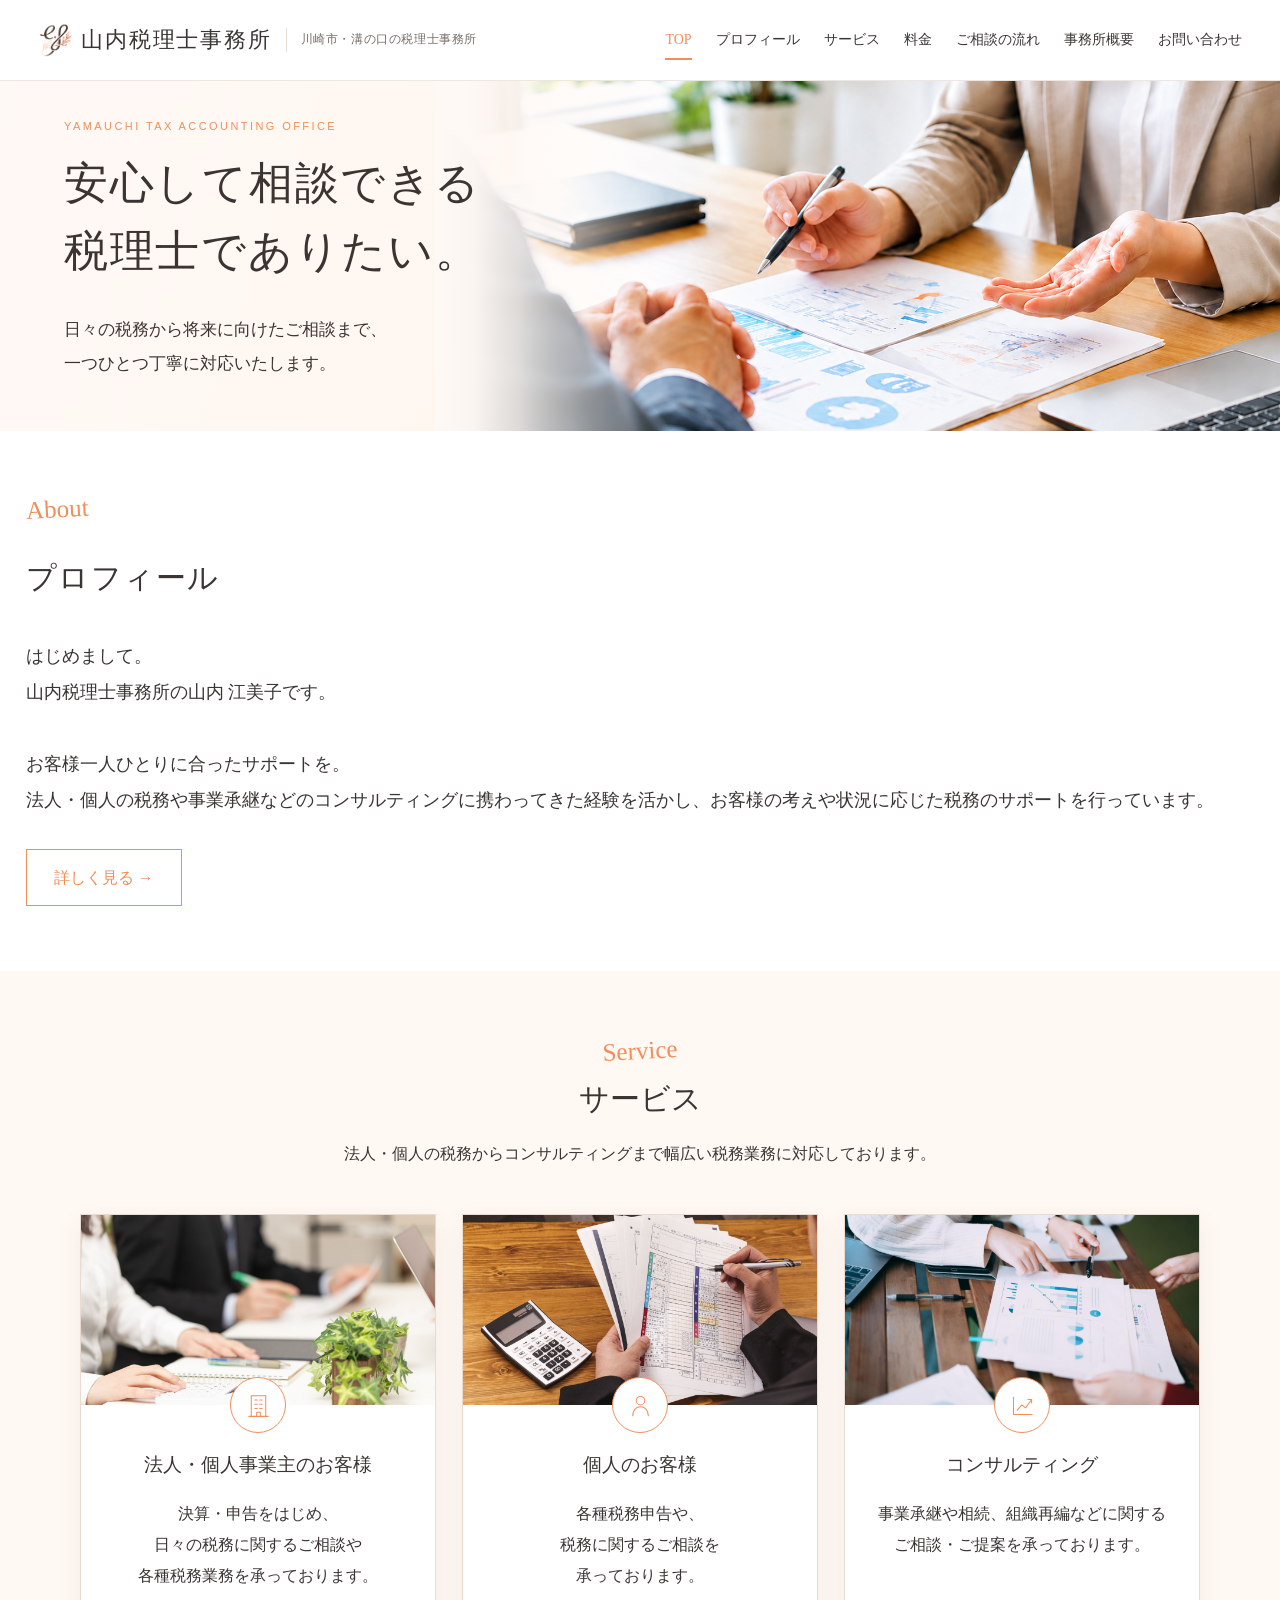
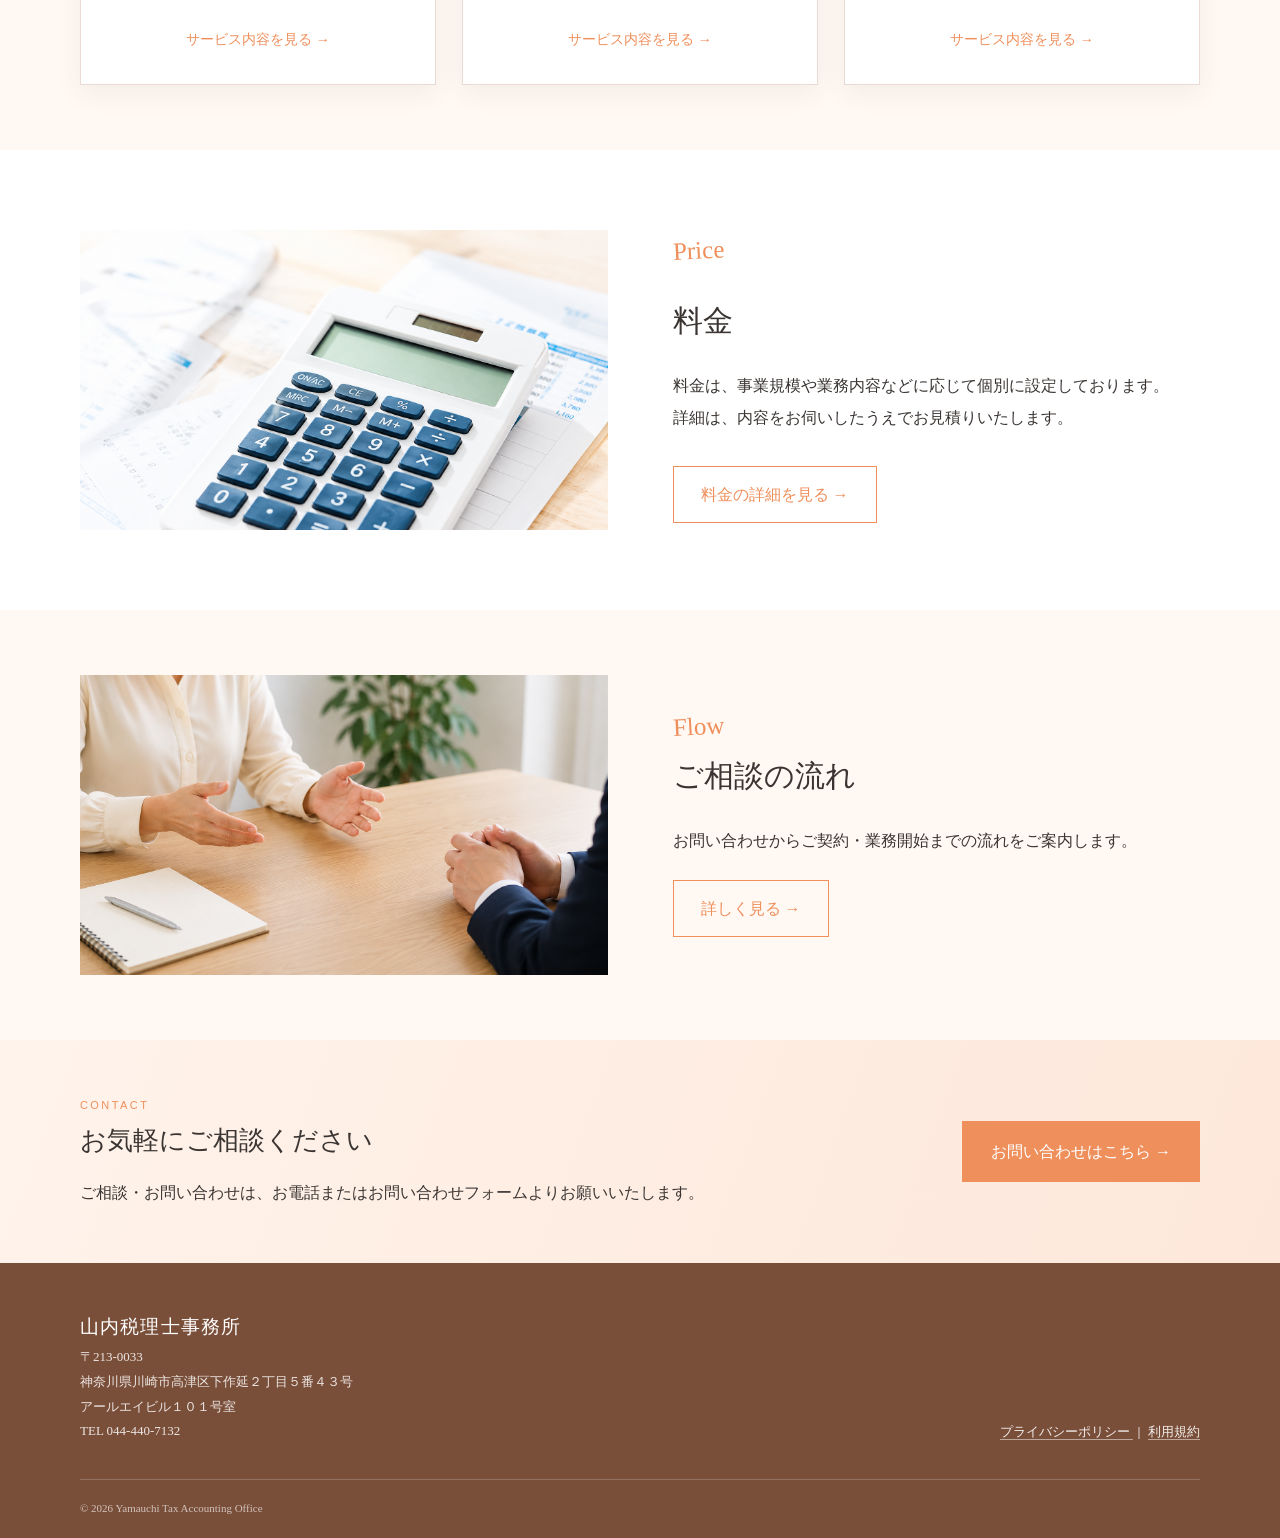
<file: index.html>
<!DOCTYPE html>
<html lang="ja">

<head>
<!-- Google tag (gtag.js) -->
<script async src="https://www.googletagmanager.com/gtag/js?id=G-VN6SNPW13R"></script>
<script>
  window.dataLayer = window.dataLayer || [];
  function gtag(){dataLayer.push(arguments);}
  gtag('js', new Date());

  gtag('config', 'G-VN6SNPW13R');
</script>

  <meta charset="UTF-8">
  <meta name="viewport" content="width=device-width, initial-scale=1.0">

  <meta name="description"
  content="川崎市高津区・溝の口の山内税理士事務所。法人・個人の税務から将来に向けたご相談まで、一つひとつ丁寧に対応いたします。">

  <title>山内税理士事務所｜川崎市・溝の口の税理士</title>
  <link rel="canonical" href="https://tax-yamauchi.com/">

<link rel="icon" type="image/png" href="images/favicon.png">
 
<link rel="stylesheet" href="style.css?v=3">
</head>


<body>

  <!-- ヘッダー -->
  <header class="header">

    <div class="header-inner">

    <div class="office-brand">
  <a class="office-name" href="index.html">
    <img src="images/logo.png" alt="">
    <span>山内税理士事務所</span>
  </a>

  <span class="office-area">
    川崎市・溝の口の税理士事務所
  </span>
</div>

      <nav class="nav">

  <a class="current" href="index.html">TOP</a>

  <a href="about.html">プロフィール</a>

  <a href="service.html">サービス</a>

  <a href="price.html">料金</a>

  <a href="flow.html">ご相談の流れ</a>

  <a href="office.html">事務所概要</a>

  <a class="nav-contact" href="contact.html">
    お問い合わせ
  </a>

</nav>

    </div>

  </header>


  <main>


    <!-- =====================================
         TOP
    ====================================== -->

    <section class="v4-hero">

      <div class="v4-hero-message">

        <p class="hero-label">
          YAMAUCHI TAX ACCOUNTING OFFICE
        </p>

        <h1>
          安心して相談できる<br>
          税理士でありたい。
        </h1>

        <p class="v4-hero-text">
          日々の税務から将来に向けたご相談まで、<br>
          一つひとつ丁寧に対応いたします。
        </p>

        
      </div>


      <div class="v4-hero-photo">

        <img
          src="images/top-image.png"
          alt="税務について相談しているイメージ">

      </div>

    </section>



    <!-- =====================================
         山内税理士事務所について
    ====================================== -->

    <!-- =====================================
     山内税理士事務所について
====================================== -->

<section class="section v5-about">

  <div class="container v5-about-single">

    <div class="v5-about-content">

      <p class="v4-script-label">
        About
      </p>

      <h2>
        プロフィール
      </h2>

      <p class="home-about-introduction">
  はじめまして。<br>
  山内税理士事務所の山内 江美子です。<br><br>
  お客様一人ひとりに合ったサポートを。<br>
  法人・個人の税務や事業承継などのコンサルティングに携わってきた経験を活かし、お客様の考えや状況に応じた税務のサポートを行っています。
</p>

      <a class="outline-button" href="about.html">
        詳しく見る →
      </a>

    </div>

  </div>

</section>


    <!-- =====================================
         サービス
    ====================================== -->

    <section class="section v4-service">

      <div class="container">


        <div class="v4-section-heading">

          <p class="v4-script-label">
            Service
          </p>

          <h2>
            サービス
          </h2>

          <p>
            法人・個人の税務からコンサルティングまで幅広い税務業務に対応しております。
          </p>

        </div>



        <div class="v4-service-grid">


          <!-- 法人・個人事業主 -->
          <article class="v4-service-card">

            <div class="v4-service-photo">

              <img
                src="images/service-corporate.jpg"
                alt="法人・個人事業主のお客様向けサービスのイメージ">

            </div>

            <div class="v4-service-card-body">

             <div class="v4-service-icon v5-line-icon" aria-hidden="true">
  <svg viewBox="0 0 48 48">
    <path d="M12 42V8h24v34M8 42h32M18 15h4M26 15h4M18 22h4M26 22h4M18 29h4M26 29h4M21 42v-7h6v7"/>
  </svg>
</div>

             <h3 style="white-space: nowrap;">
  法人・個人事業主のお客様
</h3>

              <p>
                決算・申告をはじめ、<br>
                日々の税務に関するご相談や<br>
                各種税務業務を承っております。
              </p>

              <a href="service.html#business">
                サービス内容を見る →
              </a>

            </div>

          </article>



          <!-- 個人 -->
          <article class="v4-service-card">

            <div class="v4-service-photo">

              <img
                src="images/service-personal.jpg"
                alt="個人のお客様向けサービスのイメージ">

            </div>

            <div class="v4-service-card-body">

             <div class="v4-service-icon v5-line-icon" aria-hidden="true">
  <svg viewBox="0 0 48 48">
    <circle cx="24" cy="16" r="7"/>
    <path d="M11 41c1-10 6-15 13-15s12 5 13 15"/>
  </svg>
</div>

              <h3>
                個人のお客様
              </h3>

              <p>
                各種税務申告や、<br>
                税務に関するご相談を<br>
                承っております。
              </p>

              <a href="service.html#individual">
                サービス内容を見る →
              </a>

            </div>

          </article>



          <!-- コンサル・スポット -->
          <article class="v4-service-card">

            <div class="v4-service-photo">

              <img
                src="images/service-consulting.jpg"
                alt="コンサルティング業務のイメージ">

            </div>

            <div class="v4-service-card-body">

             <div class="v4-service-icon v5-line-icon" aria-hidden="true">
  <svg viewBox="0 0 48 48">
    <path d="M9 39V10M9 39h31M15 32l8-9 6 5 10-14"/>
    <path d="M33 14h6v6"/>
  </svg>
</div>

              <h3>
                コンサルティング
              </h3>

              <p>
                事業承継や相続、組織再編などに関する
                ご相談・ご提案を承っております。
              </p>

              <a href="service.html#consulting">
                サービス内容を見る →
              </a>

            </div>

          </article>


        </div>

      </div>

    </section>



    <!-- =====================================
         料金
    ====================================== -->

    <section class="v4-price">

      <div class="container v4-price-grid">


        <!-- 写真 -->
        <div class="v4-price-photo">

          <img
            src="images/price-top.png"
            alt="料金や見積りのイメージ">

        </div>


        <!-- 説明 -->
        <div class="v4-price-content">

          <p class="v4-script-label">
            Price
          </p>

          <h2>
            料金
          </h2>

          <p>
            料金は、事業規模や業務内容などに応じて個別に設定しております。<br>
            詳細は、内容をお伺いしたうえでお見積りいたします。
          </p>

          <a class="outline-button" href="price.html">
            料金の詳細を見る →
          </a>

        </div>


      </div>

    </section>



    <!-- =====================================
         ご相談の流れ
    ====================================== -->

    <section class="section v4-flow-teaser">

      <div class="container v4-flow-teaser-grid">


        <!-- TOPでは代表写真を1枚 -->
        <div class="v4-flow-teaser-photo">

          <img
            src="images/flow-02.png"
            alt="ご相談の流れのイメージ">

        </div>


        <div class="v4-flow-teaser-content">

          <p class="v4-script-label">
            Flow
          </p>

          <h2>
            ご相談の流れ
          </h2>

          <p>
            お問い合わせからご契約・業務開始までの流れをご案内します。
          </p>

          <a class="outline-button" href="flow.html">
            詳しく見る →
          </a>

        </div>


      </div>

    </section>



    <!-- =====================================
         お問い合わせ
    ====================================== -->

    <section class="home-contact">

      <div class="container home-contact-inner">

        <div>

          <p class="section-label">
            CONTACT
          </p>

          <h2>
            お気軽にご相談ください
          </h2>

          <p>
            ご相談・お問い合わせは、お電話またはお問い合わせフォームよりお願いいたします。
          </p>

        </div>


        <a class="button" href="contact.html">
          お問い合わせはこちら →
        </a>

      </div>

    </section>


  </main>



  <!-- =====================================
       フッター
  ====================================== -->

  <footer class="footer">

    <div class="container footer-main">

      <div class="footer-office">

        <p class="footer-office-name">
          山内税理士事務所
        </p>

       <p class="footer-address">
  〒213-0033<br>
  神奈川県川崎市高津区下作延２丁目５番４３号<br>
  アールエイビル１０１号室<br>
  TEL <a href="tel:0444407132">044-440-7132</a>
</p>

      </div>


      <div class="footer-policy">

  <a href="privacy.html">
    プライバシーポリシー
  </a>

  <span>｜</span>

  <a href="terms.html">
    利用規約
  </a>

</div>

    </div>


    <div class="container footer-bottom">

      <p>
        © 2026 Yamauchi Tax Accounting Office
      </p>

    </div>

  </footer>


</body>

</html>
</file>
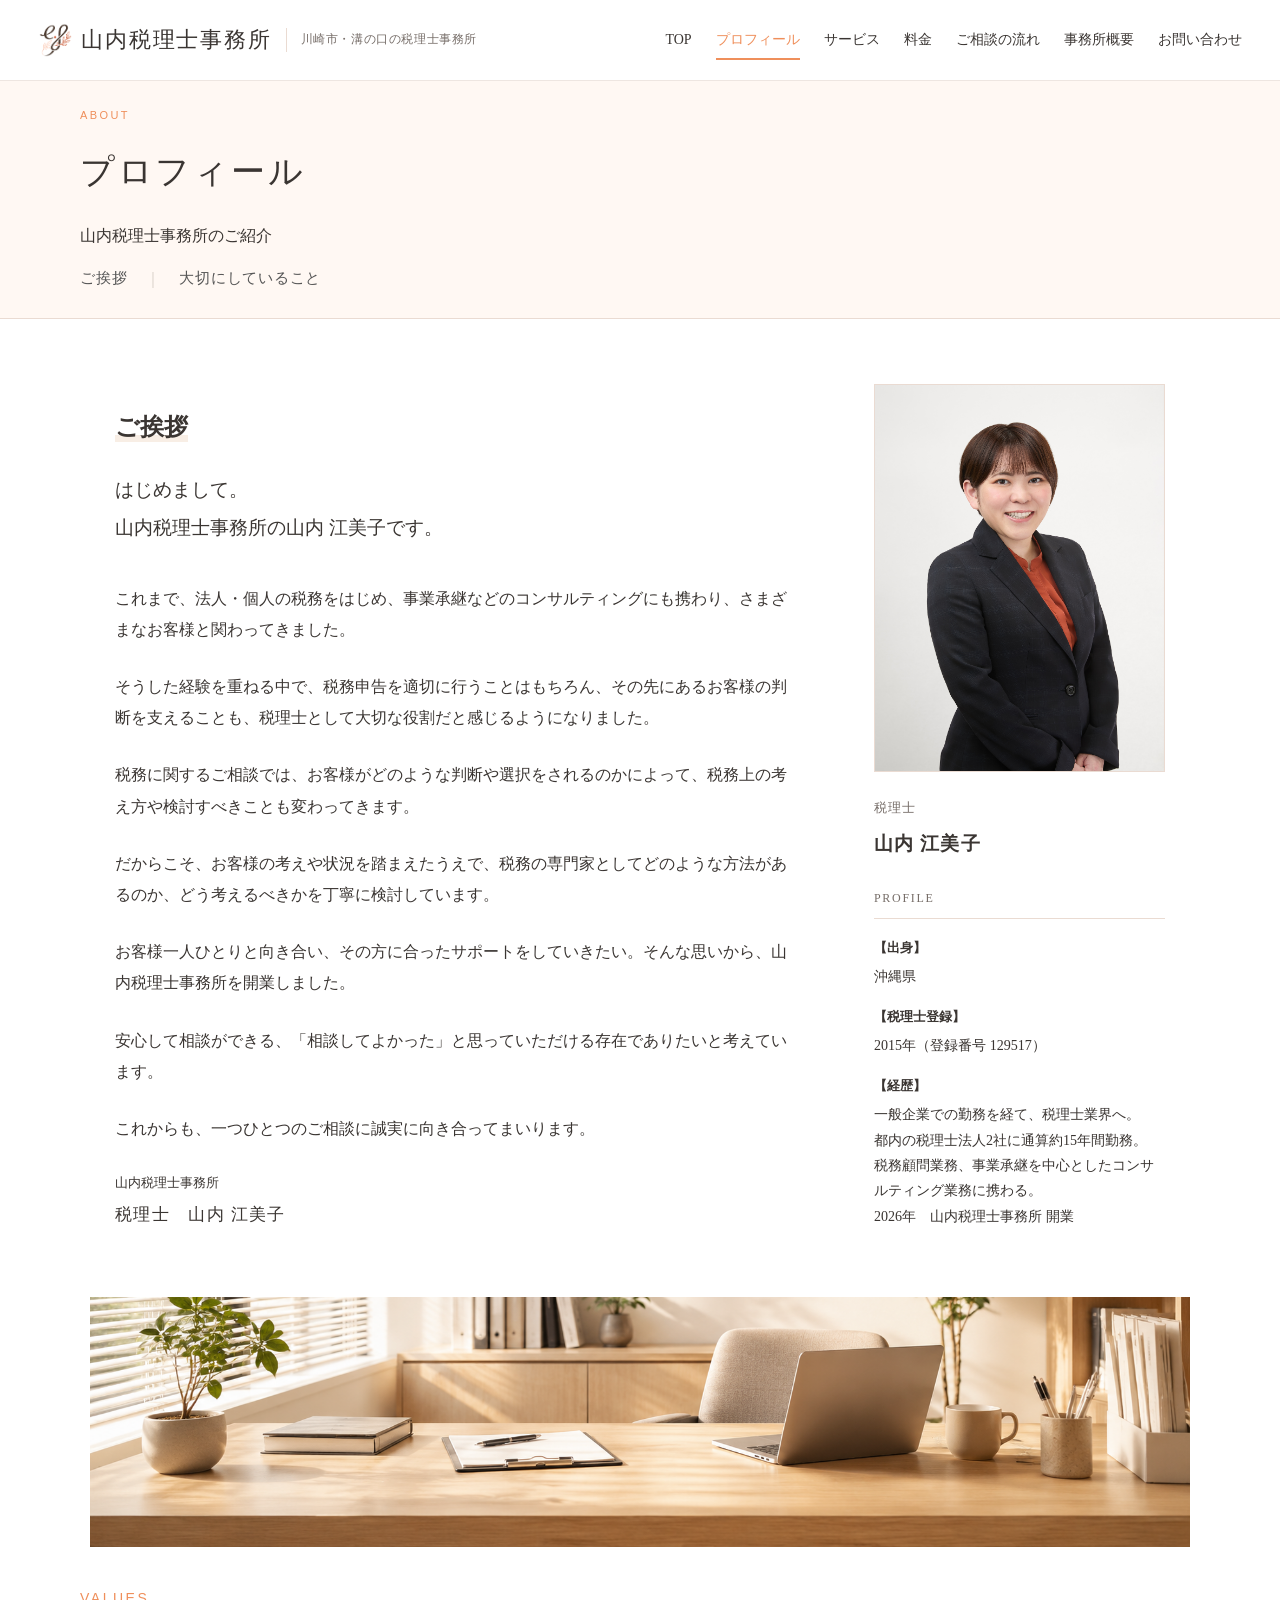
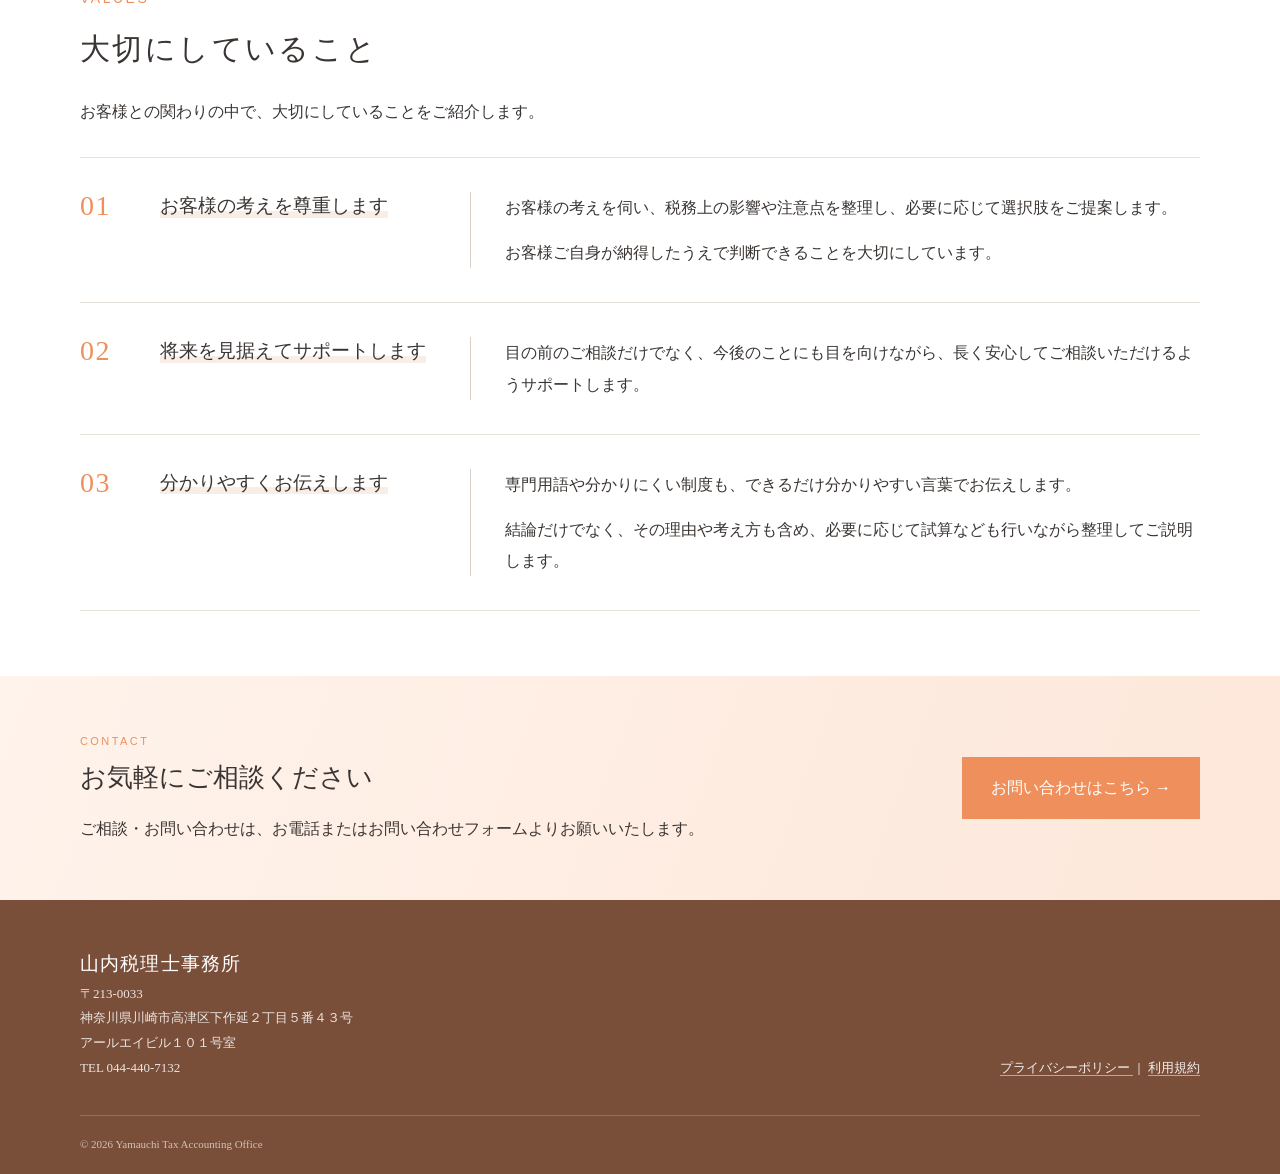
<file: about.html>
<!DOCTYPE html>
<html lang="ja">

<head>
<!-- Google tag (gtag.js) -->
<script async src="https://www.googletagmanager.com/gtag/js?id=G-VN6SNPW13R"></script>
<script>
  window.dataLayer = window.dataLayer || [];
  function gtag(){dataLayer.push(arguments);}
  gtag('js', new Date());

  gtag('config', 'G-VN6SNPW13R');
</script>

  <meta charset="UTF-8">
  <meta name="viewport" content="width=device-width, initial-scale=1.0">

  <meta name="description"
    content="山内税理士事務所のプロフィールと、仕事に対する考え方をご紹介します。">

  <title>プロフィール｜山内税理士事務所</title>
  <link rel="canonical" href="https://tax-yamauchi.com/about.html">

<link rel="icon" type="image/png" href="images/favicon.png">

  <link rel="stylesheet" href="style.css?v=3">
<style>
  /* V7 TEMP：最終調整後にstyle.cssへ統合 */

 .v6-about-divider-photo {
  width: min(90%, 1100px);
  height: 250px;
  margin: -30px auto 0;
  overflow: hidden;
}

.v6-about-divider-photo img {
  width: 100%;
  height: 100%;
  object-fit: cover;
  object-position: center bottom !important;
  display: block;
}
.v6-values-section {
  padding-top: 38px;
}

.v6-values-heading {
  margin-bottom: 0;
}

.v6-values-heading .section-label {
  margin-bottom: 8px;
  font-size: 14px;
  letter-spacing: 0.18em;
}

.v6-values-heading h2 {
  margin-bottom: 0;
  font-size: 30px;
}

  .v6-values-list {
    margin-top: 30px;
  }

  .v6-value-row {
    display: grid;
    grid-template-columns: 80px 310px 1fr;
    align-items: start;
    padding: 34px 0;
    border-bottom: 1px solid #e8e2dc;
  }

  .v6-value-row:first-child {
    border-top: 1px solid #e8e2dc;
  }

  .v6-value-number {
  font-size: 28px;
  font-weight: 400;
  color: var(--main-color);
  letter-spacing: 0.05em;
  line-height: 1;
}

.v6-value-title {
  margin: 0;
  padding-right: 30px;
  font-size: 19px;
  font-weight: 500;
  line-height: 1.45;
  position: relative;
  z-index: 1;
  width: fit-content;
}

.v6-value-title::after {
  content: "";
  position: absolute;
  left: 0;
  right: 30px;
  bottom: 2px;
  height: 7px;
  background: rgba(216, 161, 111, 0.18);
  z-index: -1;
}

/* V7 ご挨拶 見出しマーカー */
.about-page-content h2 {
  position: relative;
  z-index: 1;
  width: fit-content;
}

.about-page-content h2::after {
  content: "";
  position: absolute;
  left: 0;
  right: 0;
  bottom: 9px;
  height: 7px;
  background: rgba(216, 161, 111, 0.18);
  z-index: -1;
}
  .v6-value-body {
    padding-left: 34px;
    border-left: 1px solid #d8d0c8;
  }

  .v6-value-body p {
    margin: 0 0 14px;
    line-height: 1.95;
  }

  .v6-value-body p:last-child {
    margin-bottom: 0;
  }

/* V7 スマホ 大切にしていること */
@media (max-width: 850px) {

  .v6-value-row {
    grid-template-columns: 48px 1fr;
    column-gap: 12px;
    row-gap: 22px;
    padding: 30px 0;
  }

  .v6-value-number {
    grid-column: 1;
    grid-row: 1;
    font-size: 26px;
    line-height: 1;
  }

  .v6-value-title {
    grid-column: 2;
    grid-row: 1;
    padding-right: 0;
    font-size: 19px;
    line-height: 1.4;
    font-weight: 600;
  }

.v6-value-title::after {
  right: 0;
}

  .v6-value-body {
    grid-column: 1 / -1;
    grid-row: 2;
    padding-left: 0;
    border-left: none;
  }

  .v6-value-body p {
    font-size: 15px;
    line-height: 1.9;
    margin-bottom: 12px;
  }

}

/* ご挨拶 PC本文幅調整 */
/* ご挨拶 最終行の短い改行を防ぐ */
@media (min-width: 851px) {
  .about-nowrap-fix {
    text-wrap: pretty;
  }
}

/* プロフィール帯 高さ調整 */
@media (min-width: 851px) {
  .page-hero {
    padding: 24px 0;
  }

  .v6-about-nav {
    margin-top: 12px;
  }
}

</style>
</head>


<body>

  <!-- ヘッダー -->
  <header class="header">

    <div class="header-inner">

    <div class="office-brand">
  <a class="office-name" href="index.html">
    <img src="images/logo.png" alt="">
    <span>山内税理士事務所</span>
  </a>

  <span class="office-area">
    川崎市・溝の口の税理士事務所
  </span>
</div>

      <nav class="nav">

        <a href="index.html">
          TOP
        </a>

        <a class="current" href="about.html">
          プロフィール
        </a>

        <a href="service.html">
          サービス
        </a>

        <a href="price.html">
          料金
        </a>

        <a href="flow.html">
          ご相談の流れ
        </a>

        <a href="office.html">
          事務所概要
        </a>

        <a class="nav-contact" href="contact.html">
          お問い合わせ
        </a>

      </nav>

    </div>

  </header>


  <main>


    <!-- ページタイトル -->
    <section class="page-hero">

      <div class="container">

        <p class="section-label">
          ABOUT
        </p>

        <h1>
          プロフィール
        </h1>

        <p class="page-lead">
          山内税理士事務所のご紹介
        </p>

<div class="v6-about-nav">
  <a href="#greeting">ご挨拶</a>
  <span>｜</span>
  <a href="#values">大切にしていること</a>
</div>

      </div>

    </section>



    <!-- プロフィール本文 -->
    <section class="section" id="greeting">

      <div class="container about-page-layout">


        <!-- 左側：文章 -->
        <div class="about-page-content">

          <h2>ご挨拶</h2>

          <p class="about-page-introduction">
            はじめまして。<br>
            山内税理士事務所の山内 江美子です。
          </p>

          <p>
            これまで、法人・個人の税務をはじめ、事業承継などのコンサルティングにも携わり、さまざまなお客様と関わってきました。
          </p>

          <p>
            そうした経験を重ねる中で、税務申告を適切に行うことはもちろん、その先にあるお客様の判断を支えることも、税理士として大切な役割だと感じるようになりました。
          </p>

          <p>
            税務に関するご相談では、お客様がどのような判断や選択をされるのかによって、税務上の考え方や検討すべきことも変わってきます。
          </p>

          <p>
            だからこそ、お客様の考えや状況を踏まえたうえで、税務の専門家としてどのような方法があるのか、どう考えるべきかを丁寧に検討しています。
          </p>

          <p>
            お客様一人ひとりと向き合い、その方に合ったサポートをしていきたい。そんな思いから、山内税理士事務所を開業しました。
          </p>

          <p class="about-nowrap-fix">
            安心して相談ができる、「相談してよかった」と思っていただける存在でありたいと考えています。
          </p>

          <p>
            これからも、一つひとつのご相談に誠実に向き合ってまいります。
          </p>

          <div class="about-signature">
            <p class="signature-office">
              山内税理士事務所
            </p>
            <p class="signature-name">
              税理士　山内 江美子
            </p>
           
          </div>

        </div>


        <!-- 右側：本人写真 -->
       <div class="about-photo-area">

  <div class="profile-photo-placeholder">
    <img
      src="images/profile.jpg"
      alt="山内税理士事務所 税理士 山内江美子">
  </div>

  <div class="profile-summary">
    <p class="profile-name">
      <span>税理士</span>
      山内 江美子
    </p>

    <p class="profile-label">PROFILE</p>

    <dl class="profile-data">
      <dt>【出身】</dt>
      <dd>沖縄県</dd>

      <dt>【税理士登録】</dt>
      <dd>2015年（登録番号 129517）</dd>

      <dt>【経歴】</dt>
      <dd>
        一般企業での勤務を経て、税理士業界へ。<br>
        都内の税理士法人2社に通算約15年間勤務。<br>
        税務顧問業務、事業承継を中心としたコンサルティング業務に携わる。<br>
        2026年　山内税理士事務所 開業
      </dd>
    </dl>
  </div>

</div>


      </div>

    </section>

　　<!-- ご挨拶と大切にしていることの区切り -->
<div class="v6-about-divider-photo">
  <img
    src="images/about-values-office.png"
    alt="落ち着いたオフィスのイメージ">
</div>


    <!-- 大切にしていること -->
<section class="section about-values-section v6-values-section" id="values">

  <div class="container">

    <div class="section-title v6-values-heading">
  <p class="section-label">VALUES</p>
  <h2>大切にしていること</h2>

  <p class="v7-values-lead">
    お客様との関わりの中で、大切にしていることをご紹介します。
  </p>
</div>

<div class="v6-values-list">

  <article class="v6-value-row">

    <div class="v6-value-number">01</div>

    <h3 class="v6-value-title">
      お客様の考えを尊重します
    </h3>

    <div class="v6-value-body">

      <p>
        お客様の考えを伺い、税務上の影響や注意点を整理し、必要に応じて選択肢をご提案します。
      </p>

      <p>
        お客様ご自身が納得したうえで判断できることを大切にしています。
      </p>

    </div>

  </article>


  <article class="v6-value-row">

    <div class="v6-value-number">02</div>

    <h3 class="v6-value-title">
      将来を見据えてサポートします
    </h3>

    <div class="v6-value-body">

      <p>
        目の前のご相談だけでなく、今後のことにも目を向けながら、長く安心してご相談いただけるようサポートします。
      </p>

    </div>

  </article>


  <article class="v6-value-row">

    <div class="v6-value-number">03</div>

    <h3 class="v6-value-title">
      分かりやすくお伝えします
    </h3>

    <div class="v6-value-body">

      <p>
        専門用語や分かりにくい制度も、できるだけ分かりやすい言葉でお伝えします。
      </p>

      <p>
        結論だけでなく、その理由や考え方も含め、必要に応じて試算なども行いながら整理してご説明します。
      </p>

    </div>

  </article>

</div>


    </div>

  </div>

</section>



    <!-- お問い合わせ -->
    <section class="home-contact">

      <div class="container home-contact-inner">

        <div>

          <p class="section-label">
            CONTACT
          </p>

          <h2>
            お気軽にご相談ください
          </h2>

          <p>
            ご相談・お問い合わせは、お電話またはお問い合わせフォームよりお願いいたします。
          </p>

        </div>


        <a class="button" href="contact.html">
          お問い合わせはこちら →
        </a>

      </div>

    </section>


  </main>



  <!-- フッター -->
 <footer class="footer">

  <div class="container footer-main">

    <div class="footer-office">

      <p class="footer-office-name">
        山内税理士事務所
      </p>

    <p class="footer-address">
  〒213-0033<br>
  神奈川県川崎市高津区下作延２丁目５番４３号<br>
  アールエイビル１０１号室<br>
  TEL <a href="tel:0444407132">044-440-7132</a>
</p>

    </div>

   <div class="footer-policy">

  <a href="privacy.html">
    プライバシーポリシー
  </a>

  <span>｜</span>

  <a href="terms.html">
    利用規約
  </a>

</div>

  </div>


  <div class="container footer-bottom">

    <p>
      © 2026 Yamauchi Tax Accounting Office
    </p>

  </div>

</footer>


</body>

</html>
</file>
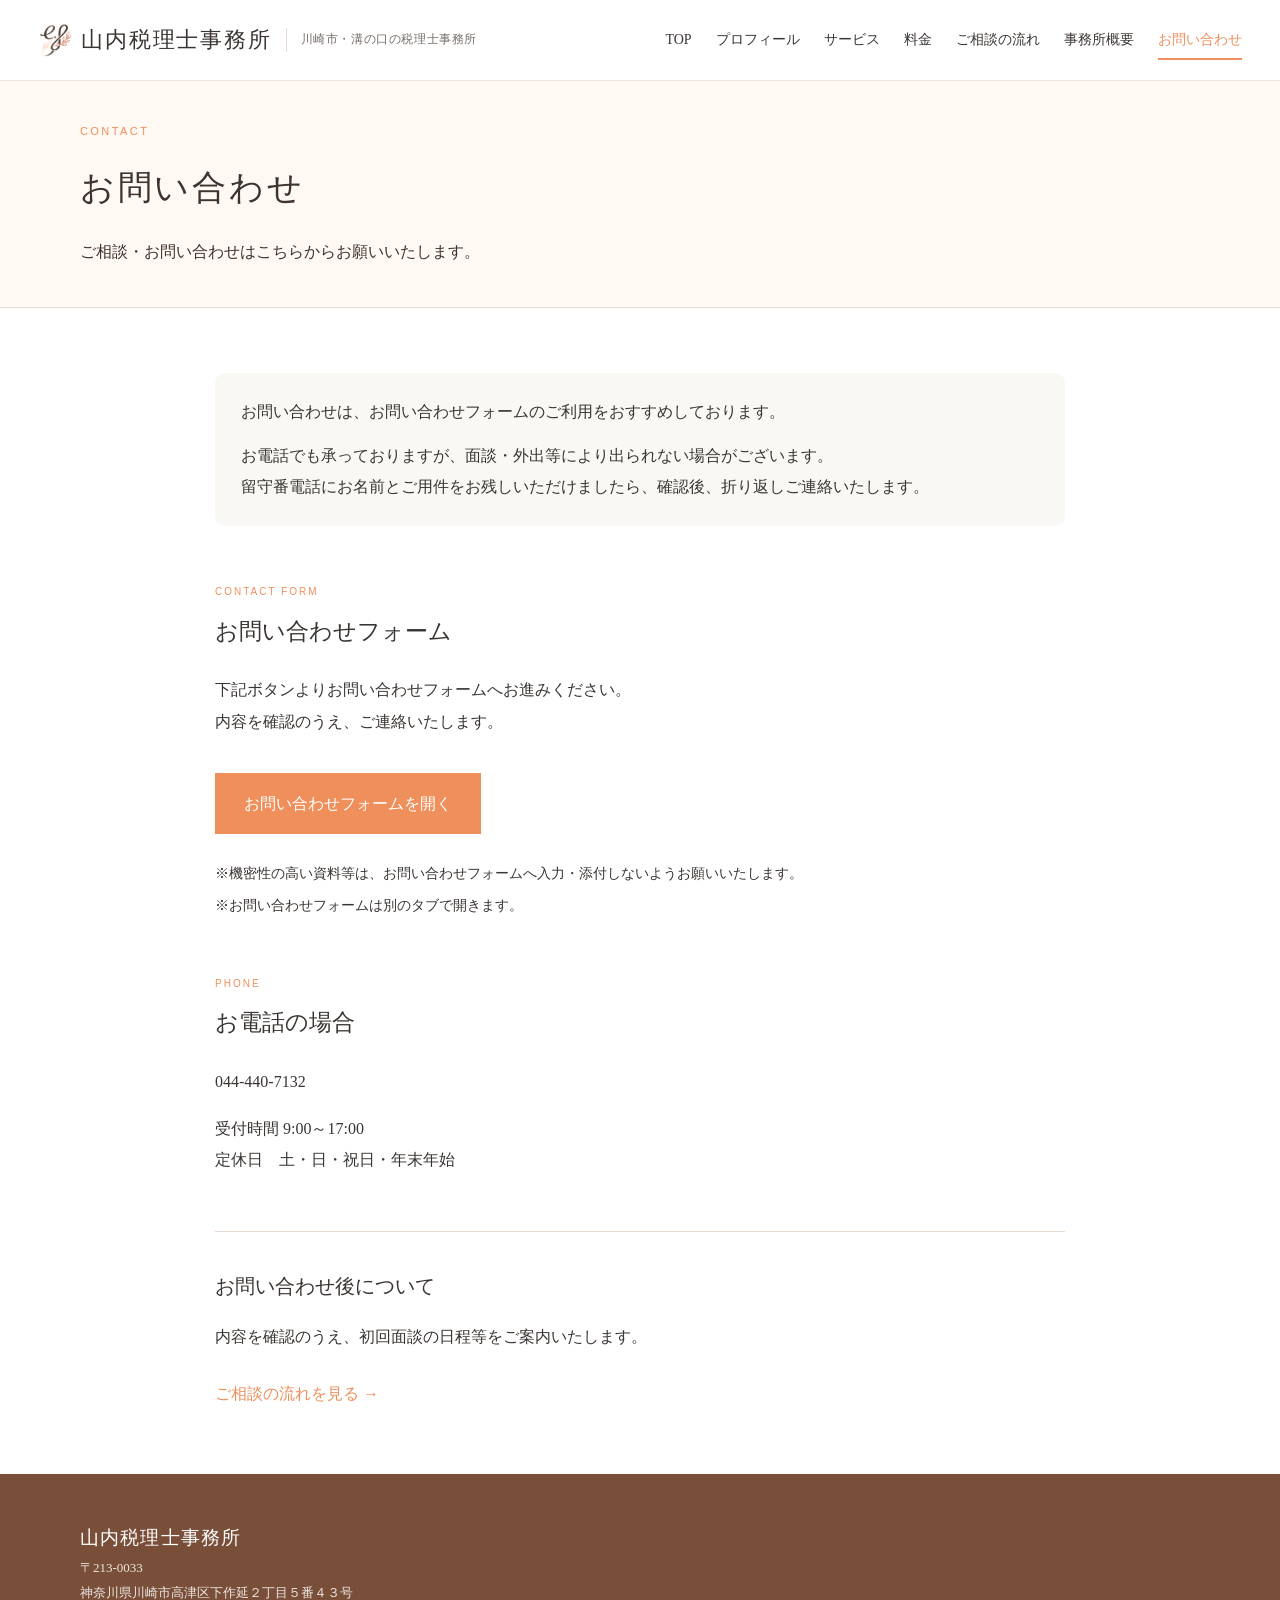
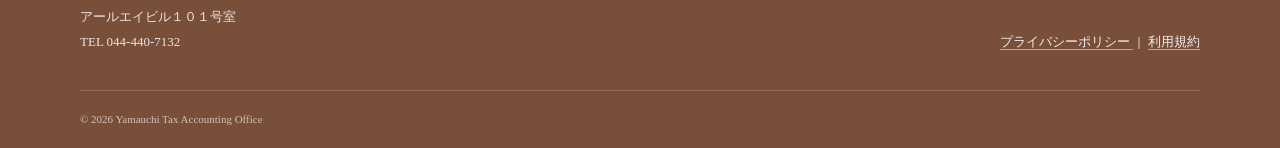
<file: contact.html>
<!DOCTYPE html>
<html lang="ja">

<head>
<!-- Google tag (gtag.js) -->
<script async src="https://www.googletagmanager.com/gtag/js?id=G-VN6SNPW13R"></script>
<script>
  window.dataLayer = window.dataLayer || [];
  function gtag(){dataLayer.push(arguments);}
  gtag('js', new Date());

  gtag('config', 'G-VN6SNPW13R');
</script>


  <meta charset="UTF-8">
  <meta name="viewport" content="width=device-width, initial-scale=1.0">

  <meta name="description"
    content="山内税理士事務所へのご相談・お問い合わせはこちらからお願いいたします。">

  <title>お問い合わせ｜山内税理士事務所</title>
  <link rel="canonical" href="https://tax-yamauchi.com/contact.html">

<link rel="icon" type="image/png" href="images/favicon.png">

  <link rel="stylesheet" href="style.css?v=3">
</head>

<body>

  <header class="header">

  <div class="header-inner">

   <div class="office-brand">
  <a class="office-name" href="index.html">
    <img src="images/logo.png" alt="">
    <span>山内税理士事務所</span>
  </a>

  <span class="office-area">
    川崎市・溝の口の税理士事務所
  </span>
</div>

    <nav class="nav">

      <a href="index.html">
        TOP
      </a>

      <a href="about.html">
        プロフィール
      </a>

      <a href="service.html">
        サービス
      </a>

      <a href="price.html">
        料金
      </a>

      <a href="flow.html">
        ご相談の流れ
      </a>

      <a href="office.html">
        事務所概要
      </a>

      <a class="nav-contact current" href="contact.html">
        お問い合わせ
      </a>

    </nav>

  </div>

</header>


  <main>

    <section class="page-hero">

      <div class="container">

        <p class="section-label">
          CONTACT
        </p>

        <h1>
          お問い合わせ
        </h1>

        <p class="page-lead">
          ご相談・お問い合わせはこちらからお願いいたします。
        </p>

      </div>

    </section>


    <section class="section">

  <div class="container contact-page">

    <div class="contact-guide-card">

   <p>
    お問い合わせは、お問い合わせフォームのご利用をおすすめしております。
  </p>

  <p>
    お電話でも承っておりますが、面談・外出等により出られない場合がございます。<br>
    留守番電話にお名前とご用件をお残しいただけましたら、確認後、折り返しご連絡いたします。
  </p>

</div>


    <div class="contact-form-area">

      <p class="contact-form-label">
        CONTACT FORM
      </p>

      <h3>
        お問い合わせフォーム
      </h3>

      <p>
        下記ボタンよりお問い合わせフォームへお進みください。<br>
        内容を確認のうえ、ご連絡いたします。
      </p>

      <a
        class="button contact-form-button"
        href="https://docs.google.com/forms/d/e/1FAIpQLScf_VVia_xpUcEz2mwYUKolPKMp4ff1NjbxaRiwDWzuOhqxug/viewform?usp=publish-editor"
        target="_blank"
        rel="noopener noreferrer"
      >
        お問い合わせフォームを開く
      </a>

      <div class="contact-caution-area">

        <p class="contact-caution">
          ※機密性の高い資料等は、お問い合わせフォームへ入力・添付しないようお願いいたします。
        </p>

        <p class="contact-caution">
          ※お問い合わせフォームは別のタブで開きます。
        </p>

      </div>

    </div>


    <div class="contact-phone-area">

      <p class="contact-form-label">
        PHONE
      </p>

      <h3>
        お電話の場合
      </h3>

      <p class="contact-phone-number">
        <a href="tel:0444407132">044-440-7132</a>
      </p>

      <p>
        受付時間 9:00～17:00<br>
        定休日　土・日・祝日・年末年始
      </p>

    </div>


    <div class="contact-after">

      <h3>
        お問い合わせ後について
      </h3>

      <p>
        内容を確認のうえ、初回面談の日程等をご案内いたします。
      </p>

      <a class="text-link" href="flow.html">
        ご相談の流れを見る →
      </a>

    </div>

  </div>

</section>

  </main>


 <footer class="footer">

  <div class="container footer-main">

    <div class="footer-office">

      <p class="footer-office-name">
        山内税理士事務所
      </p>

     <p class="footer-address">
  〒213-0033<br>
  神奈川県川崎市高津区下作延２丁目５番４３号<br>
  アールエイビル１０１号室<br>
  TEL <a href="tel:0444407132">044-440-7132</a>
</p>

    </div>

    <div class="footer-policy">

  <a href="privacy.html">
    プライバシーポリシー
  </a>

  <span>｜</span>

  <a href="terms.html">
    利用規約
  </a>

</div>

  </div>


  <div class="container footer-bottom">

    <p>
      © 2026 Yamauchi Tax Accounting Office
    </p>

  </div>

</footer>

</body>

</html>
</file>
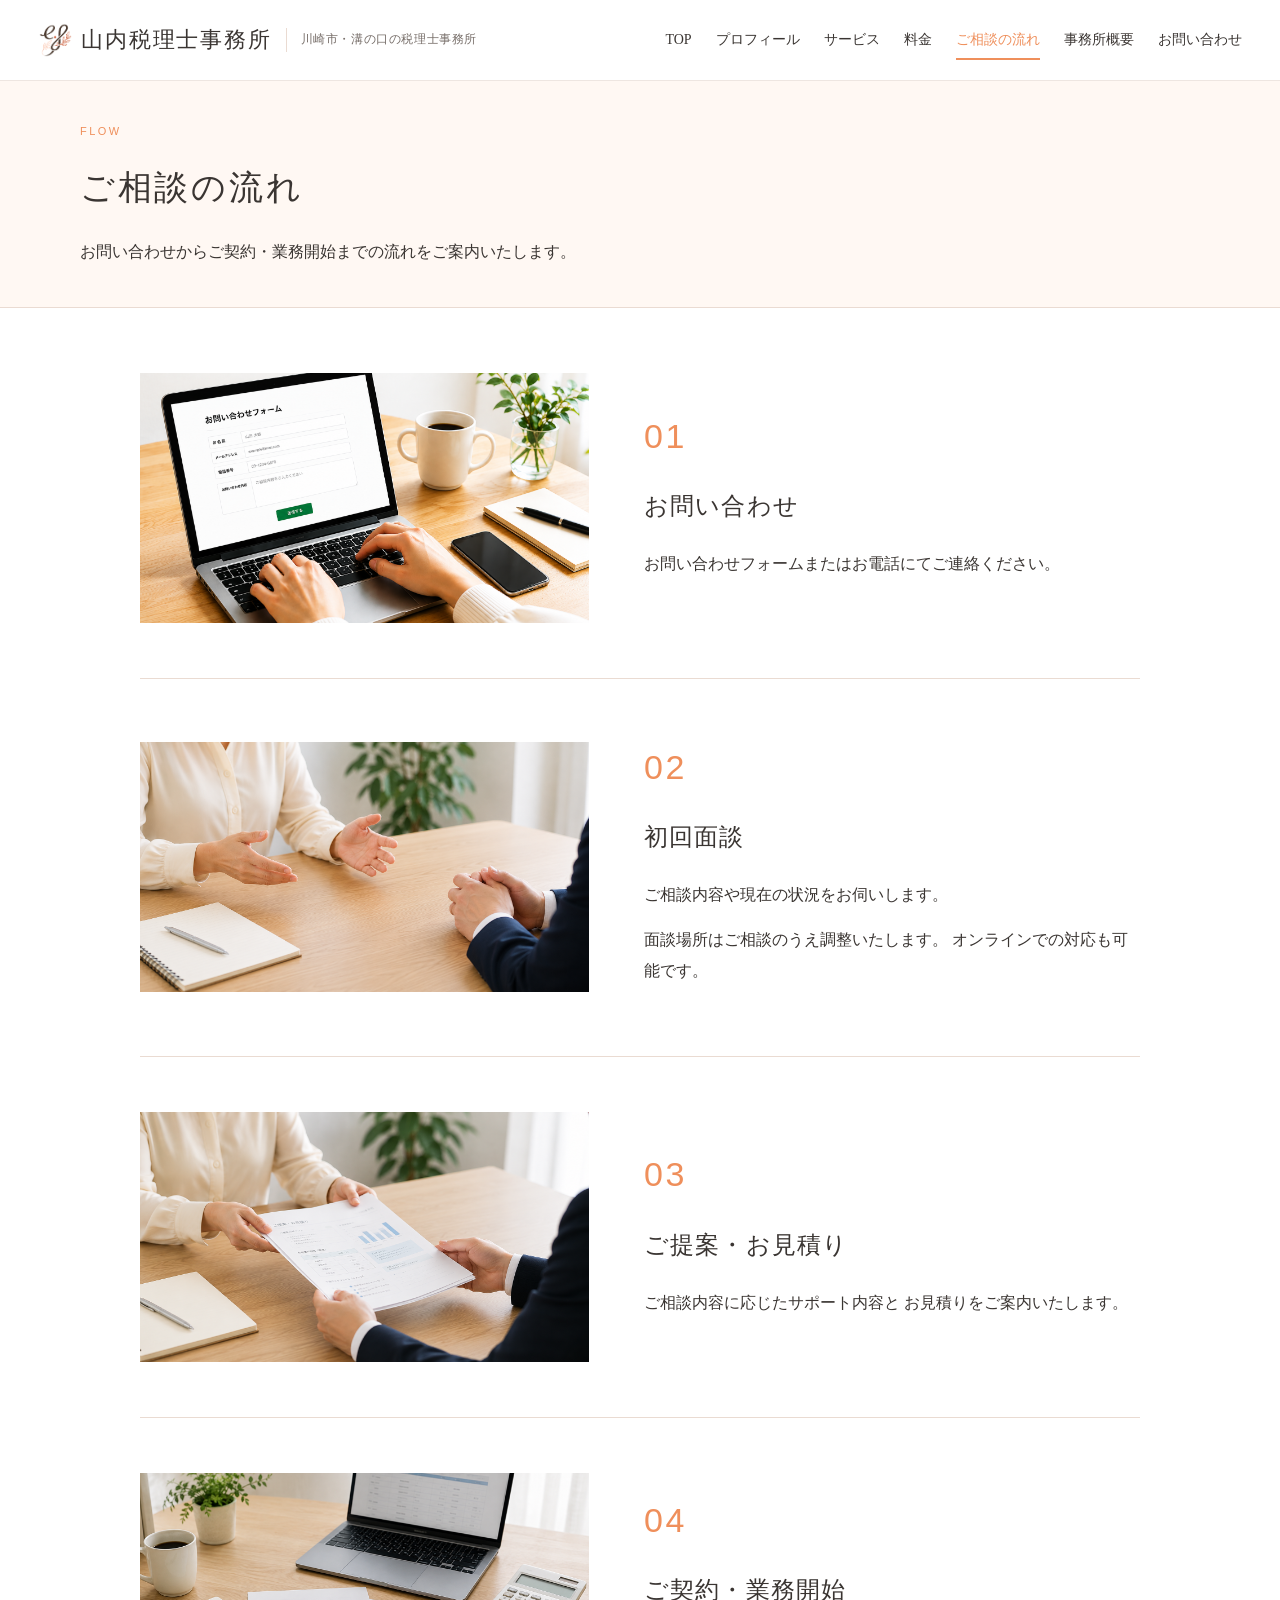
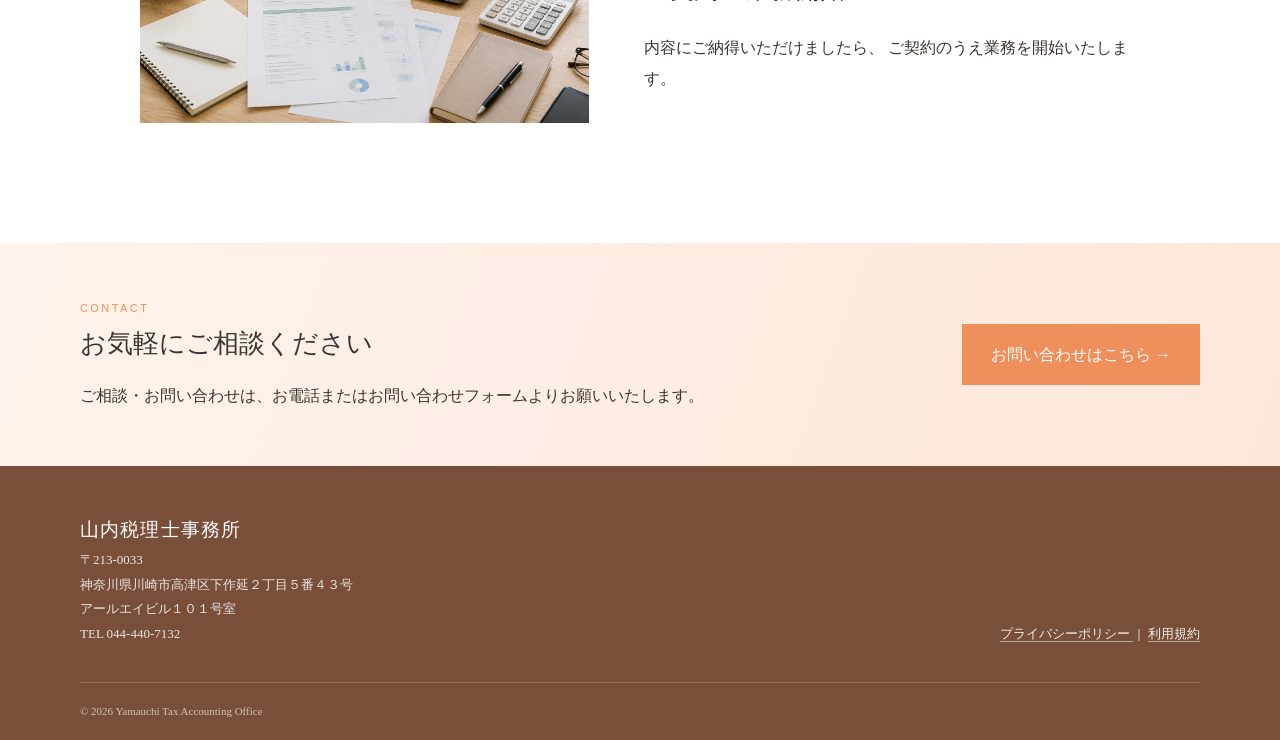
<file: flow.html>
<!DOCTYPE html>
<html lang="ja">

<head>
<!-- Google tag (gtag.js) -->
<script async src="https://www.googletagmanager.com/gtag/js?id=G-VN6SNPW13R"></script>
<script>
  window.dataLayer = window.dataLayer || [];
  function gtag(){dataLayer.push(arguments);}
  gtag('js', new Date());

  gtag('config', 'G-VN6SNPW13R');
</script>

  <meta charset="UTF-8">
  <meta name="viewport" content="width=device-width, initial-scale=1.0">

  <meta name="description"
    content="山内税理士事務所へのお問い合わせからご契約・業務開始までの流れをご案内します。">

  <title>ご相談の流れ｜山内税理士事務所</title>
  <link rel="canonical" href="https://tax-yamauchi.com/flow.html">

<link rel="icon" type="image/png" href="images/favicon.png">
  <link rel="stylesheet" href="style.css?v=3">
</head>

<body>

  <!-- ヘッダー -->
  <header class="header">

    <div class="header-inner">

     <div class="office-brand">
  <a class="office-name" href="index.html">
    <img src="images/logo.png" alt="">
    <span>山内税理士事務所</span>
  </a>

  <span class="office-area">
    川崎市・溝の口の税理士事務所
  </span>
</div>

      <nav class="nav">
        <a href="index.html">TOP</a>
        <a href="about.html">プロフィール</a>
        <a href="service.html">サービス</a>
        <a href="price.html">料金</a>
        <a class="current" href="flow.html">ご相談の流れ</a>
        <a href="office.html">事務所概要</a>
        <a class="nav-contact" href="contact.html">お問い合わせ</a>
      </nav>

    </div>

  </header>


  <main>

    <!-- ページタイトル -->
    <section class="page-hero">

      <div class="container">

        <p class="section-label">
          FLOW
        </p>

        <h1>
          ご相談の流れ
        </h1>

        <p class="page-lead">
          お問い合わせからご契約・業務開始までの流れをご案内いたします。
        </p>

      </div>

    </section>


    <!-- 4ステップ -->
    <section class="section">

      <div class="container v4-flow-list">


        <!-- 01 -->
        <article class="v4-flow-item">

          <div class="v4-flow-photo">

            <img
              src="images/flow-01.png"
              alt="お問い合わせフォームを入力しているイメージ">

          </div>


          <div class="v4-flow-content">

            <p class="v4-flow-number">
              01
            </p>

            <h2>
              お問い合わせ
            </h2>

            <p>
              お問い合わせフォームまたはお電話にてご連絡ください。
            </p>

          </div>

        </article>


        <!-- 02 -->
        <article class="v4-flow-item">

          <div class="v4-flow-photo">

            <img
              src="images/flow-02.png"
              alt="初回面談のイメージ">

          </div>


          <div class="v4-flow-content">

            <p class="v4-flow-number">
              02
            </p>

            <h2>
              初回面談
            </h2>

            <p>
              ご相談内容や現在の状況をお伺いします。
            </p>

            <p>
              面談場所はご相談のうえ調整いたします。
              オンラインでの対応も可能です。
            </p>

          </div>

        </article>


        <!-- 03 -->
        <article class="v4-flow-item">

          <div class="v4-flow-photo">

            <img
              src="images/flow-03.png"
              alt="ご提案・お見積りのイメージ">

          </div>


          <div class="v4-flow-content">

            <p class="v4-flow-number">
              03
            </p>

            <h2>
              ご提案・お見積り
            </h2>

            <p>
              ご相談内容に応じたサポート内容と
              お見積りをご案内いたします。
            </p>

          </div>

        </article>


        <!-- 04 -->
        <article class="v4-flow-item">

          <div class="v4-flow-photo">

            <img
              src="images/flow-04.png"
              alt="ご契約・業務開始のイメージ">

          </div>


          <div class="v4-flow-content">

            <p class="v4-flow-number">
              04
            </p>

            <h2>
              ご契約・業務開始
            </h2>

            <p>
              内容にご納得いただけましたら、
              ご契約のうえ業務を開始いたします。
            </p>

          </div>

        </article>


      </div>

    </section>


    <!-- お問い合わせ -->
    <section class="home-contact">

      <div class="container home-contact-inner">

        <div>

          <p class="section-label">
            CONTACT
          </p>

          <h2>
            お気軽にご相談ください
          </h2>

          <p>
            ご相談・お問い合わせは、お電話またはお問い合わせフォームよりお願いいたします。
          </p>

        </div>

        <a class="button" href="contact.html">
          お問い合わせはこちら →
        </a>

      </div>

    </section>

  </main>


  <!-- フッター -->
  <footer class="footer">

    <div class="container footer-main">

      <div class="footer-office">

        <p class="footer-office-name">
          山内税理士事務所
        </p>

       <p class="footer-address">
  〒213-0033<br>
  神奈川県川崎市高津区下作延２丁目５番４３号<br>
  アールエイビル１０１号室<br>
  TEL <a href="tel:0444407132">044-440-7132</a>
</p>

      </div>


     <div class="footer-policy">

  <a href="privacy.html">
    プライバシーポリシー
  </a>

  <span>｜</span>

  <a href="terms.html">
    利用規約
  </a>

</div>

    </div>


    <div class="container footer-bottom">

      <p>
        © 2026 Yamauchi Tax Accounting Office
      </p>

    </div>

  </footer>

</body>

</html>
</file>
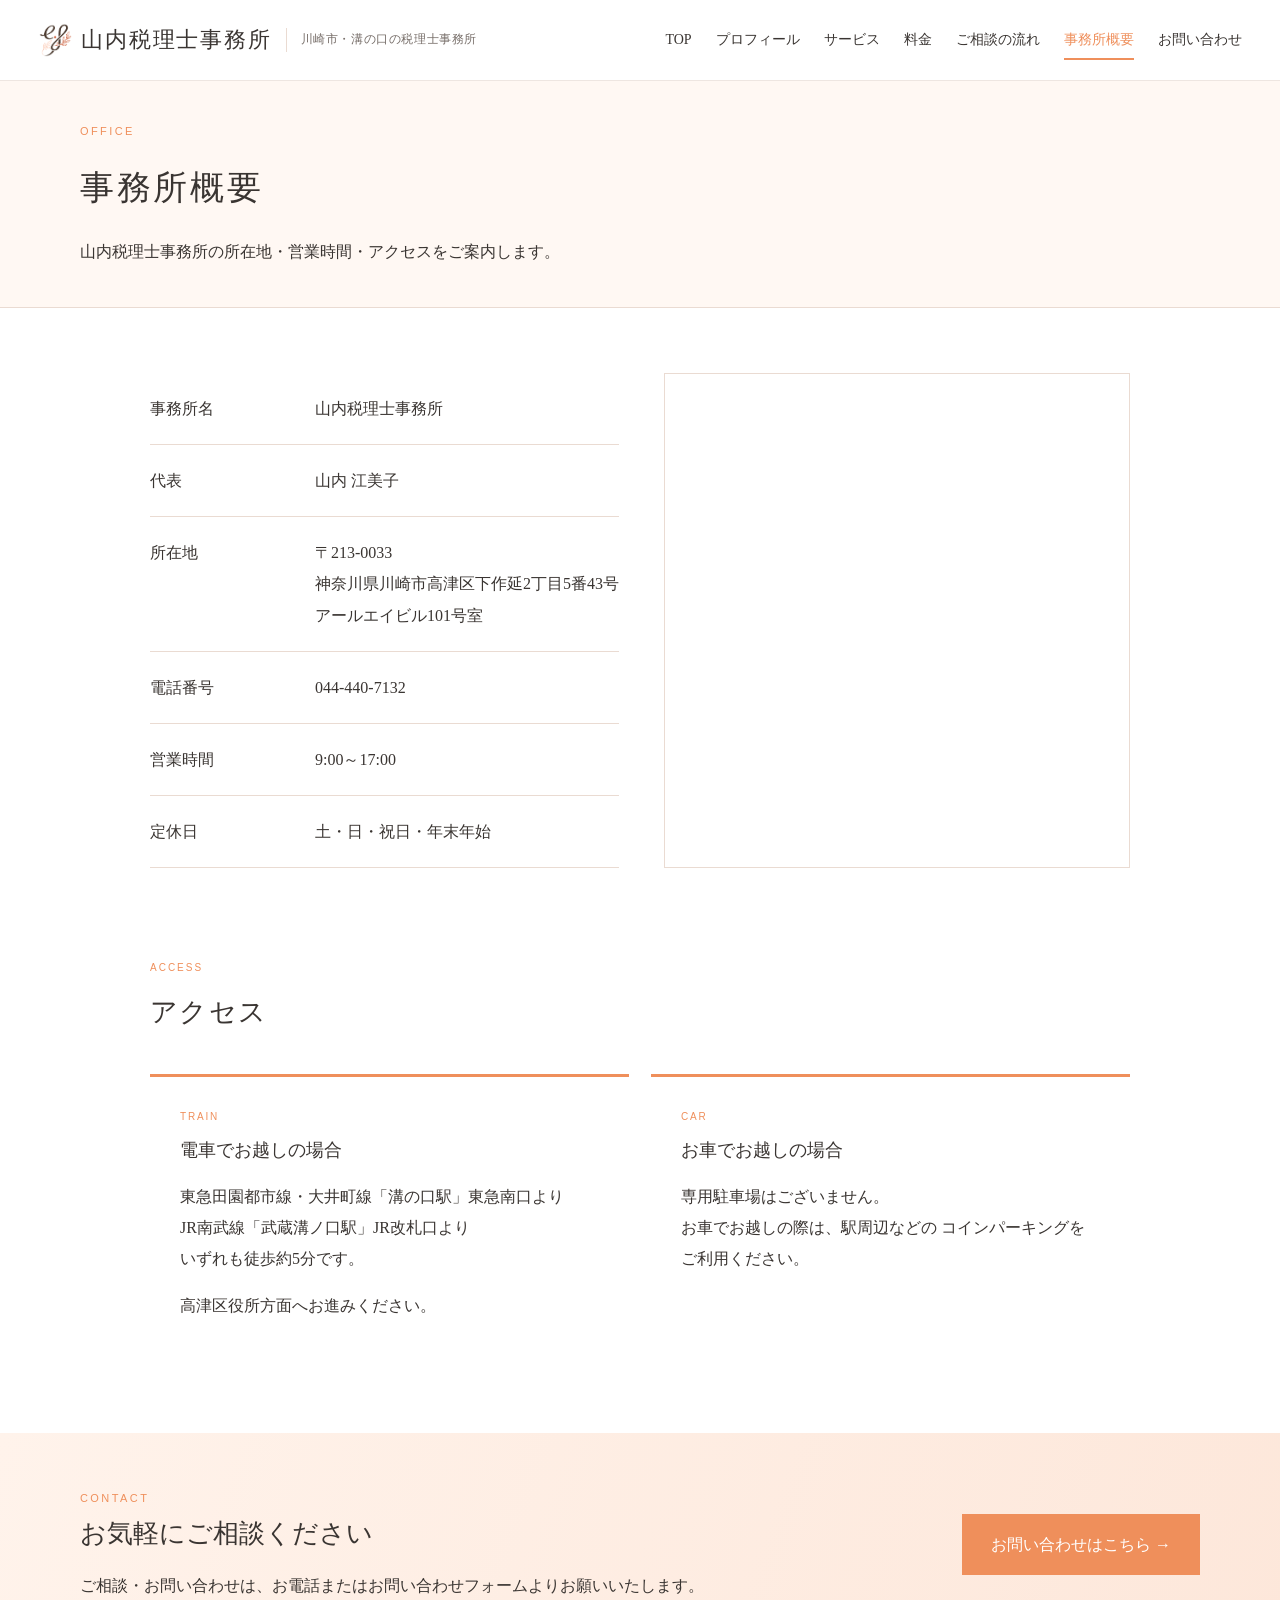
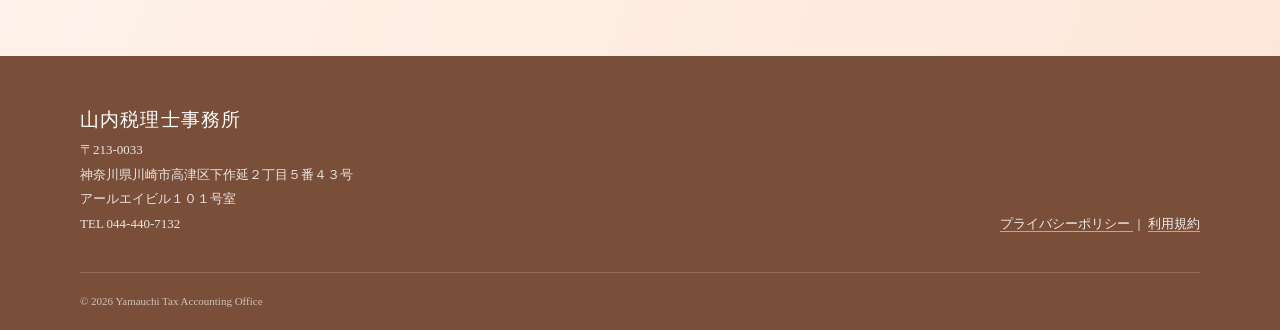
<file: office.html>
<!DOCTYPE html>
<html lang="ja">

<head>
<!-- Google tag (gtag.js) -->
<script async src="https://www.googletagmanager.com/gtag/js?id=G-VN6SNPW13R"></script>
<script>
  window.dataLayer = window.dataLayer || [];
  function gtag(){dataLayer.push(arguments);}
  gtag('js', new Date());

  gtag('config', 'G-VN6SNPW13R');
</script>

  <meta charset="UTF-8">
  <meta name="viewport" content="width=device-width, initial-scale=1.0">

  <meta name="description"
    content="山内税理士事務所の所在地、営業時間、アクセスをご案内します。">

  <title>事務所概要｜山内税理士事務所</title>
  <link rel="canonical" href="https://tax-yamauchi.com/office.html">

<link rel="icon" type="image/png" href="images/favicon.png">

  <link rel="stylesheet" href="style.css?v=3">
</head>

<body>

  <!-- ヘッダー -->
  <header class="header">

    <div class="header-inner">

     <div class="office-brand">
  <a class="office-name" href="index.html">
    <img src="images/logo.png" alt="">
    <span>山内税理士事務所</span>
  </a>

  <span class="office-area">
    川崎市・溝の口の税理士事務所
  </span>
</div>

      <nav class="nav">
        <a href="index.html">TOP</a>
        <a href="about.html">プロフィール</a>
        <a href="service.html">サービス</a>
        <a href="price.html">料金</a>
        <a href="flow.html">ご相談の流れ</a>
        <a class="current" href="office.html">事務所概要</a>
        <a class="nav-contact" href="contact.html">お問い合わせ</a>
      </nav>

    </div>

  </header>


  <main>


    <!-- ページタイトル -->
    <section class="page-hero">

      <div class="container">

        <p class="section-label">
          OFFICE
        </p>

        <h1>
          事務所概要
        </h1>

        <p class="page-lead">
          山内税理士事務所の所在地・営業時間・アクセスをご案内します。
        </p>

      </div>

    </section>


    <!-- 基本情報＋Googleマップ -->
    <section class="section">

      <div class="container office-single-layout">


        <div class="office-top-layout">


          <!-- 左：基本情報 -->
          <div class="office-information">

            <dl class="office-detail-list">

              <div>
                <dt>事務所名</dt>
                <dd>山内税理士事務所</dd>
              </div>

              <div>
                <dt>代表</dt>
                <dd>山内 江美子</dd>
              </div>

              <div>
                <dt>所在地</dt>

               <dd>
  〒213-0033<br>
  <span class="office-address-line">神奈川県川崎市高津区下作延2丁目5番43号</span><br>
  アールエイビル101号室
</dd>
              </div>

              <div>
                <dt>電話番号</dt>
                <dd><a href="tel:0444407132">044-440-7132</a></dd>
              </div>

              <div>
                <dt>営業時間</dt>
                <dd>9:00～17:00</dd>
              </div>

              <div>
                <dt>定休日</dt>
                <dd>土・日・祝日・年末年始</dd>
              </div>

            </dl>

          </div>


         


<!-- 右：Googleマップ -->
<div class="office-top-map">
  <iframe
    src="https://www.google.com/maps?q=神奈川県川崎市高津区下作延2丁目5番43号%20アールエイビル&amp;output=embed"
    width="100%"
    height="100%"
    style="border:0;"
    allowfullscreen=""
    loading="lazy"
    referrerpolicy="no-referrer-when-downgrade">
  </iframe>
</div>


        </div>


        <!-- アクセス -->
        <div class="office-access-section">

          <p class="office-access-label">
            ACCESS
          </p>

          <h2>
            アクセス
          </h2>


<div class="access-card-grid">

  <!-- 電車 -->
  <article class="access-card">

    <p class="access-card-label">TRAIN</p>

    <h3>電車でお越しの場合</h3>

    <p>
      東急田園都市線・大井町線「溝の口駅」東急南口より<br>
      JR南武線「武蔵溝ノ口駅」JR改札口より<br>
      いずれも徒歩約5分です。
    </p>

    <p>
      高津区役所方面へお進みください。
    </p>

  </article>

  <!-- 車 -->
  <article class="access-card">

    <p class="access-card-label">CAR</p>

    <h3>お車でお越しの場合</h3>

    <p>
      専用駐車場はございません。<br>
      お車でお越しの際は、駅周辺などの
      コインパーキングをご利用ください。
    </p>

  </article>

</div>



        </div>


      </div>

    </section>


    <!-- お問い合わせ -->
    <section class="home-contact">

      <div class="container home-contact-inner">

        <div>

          <p class="section-label">
            CONTACT
          </p>

          <h2>
            お気軽にご相談ください
          </h2>

          <p>
            ご相談・お問い合わせは、お電話またはお問い合わせフォームよりお願いいたします。
          </p>

        </div>

        <a class="button" href="contact.html">
          お問い合わせはこちら →
        </a>

      </div>

    </section>


  </main>


  <!-- フッター -->
  <footer class="footer">

    <div class="container footer-main">

      <div class="footer-office">

        <p class="footer-office-name">
          山内税理士事務所
        </p>

        <p class="footer-address">
  〒213-0033<br>
  神奈川県川崎市高津区下作延２丁目５番４３号<br>
  アールエイビル１０１号室<br>
  TEL <a href="tel:0444407132">044-440-7132</a>
</p>

      </div>


      <div class="footer-policy">

  <a href="privacy.html">
    プライバシーポリシー
  </a>

  <span>｜</span>

  <a href="terms.html">
    利用規約
  </a>

</div>

    </div>


    <div class="container footer-bottom">

      <p>
        © 2026 Yamauchi Tax Accounting Office
      </p>

    </div>

  </footer>


</body>

</html>
</file>
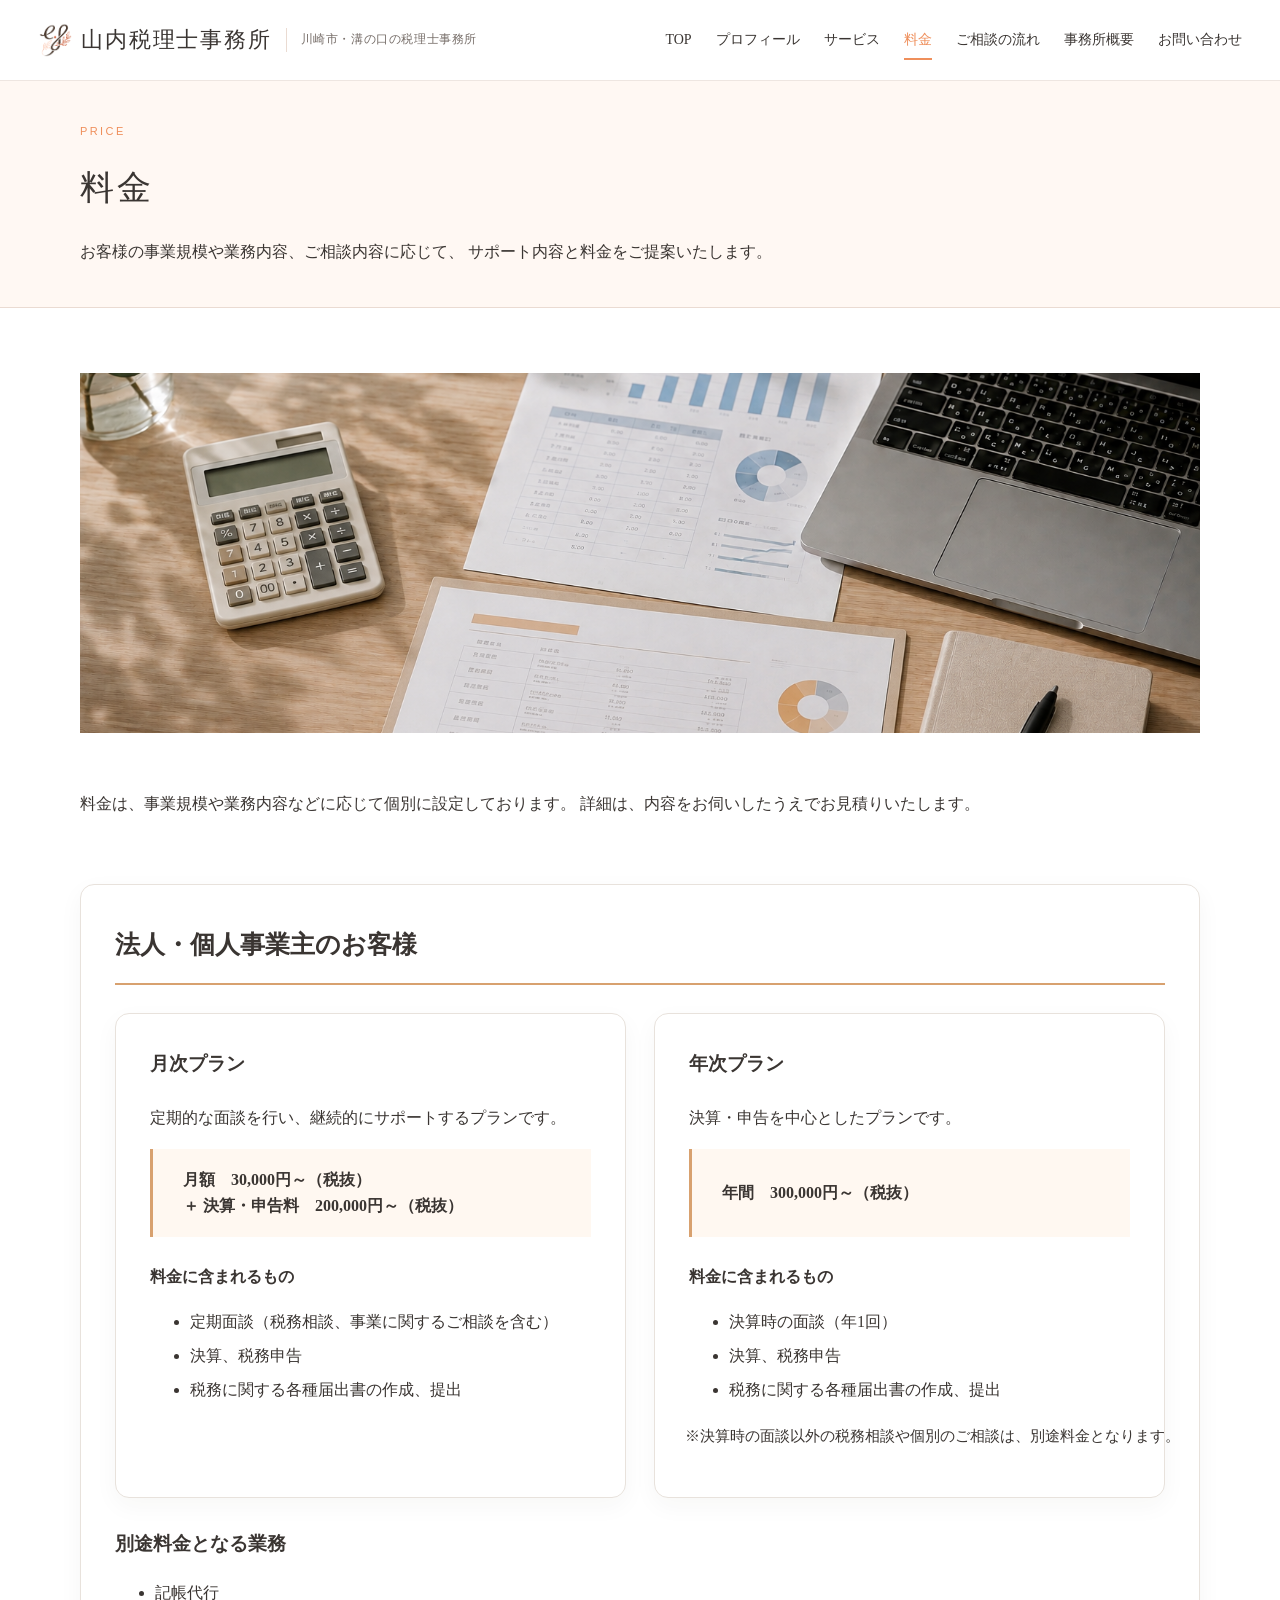
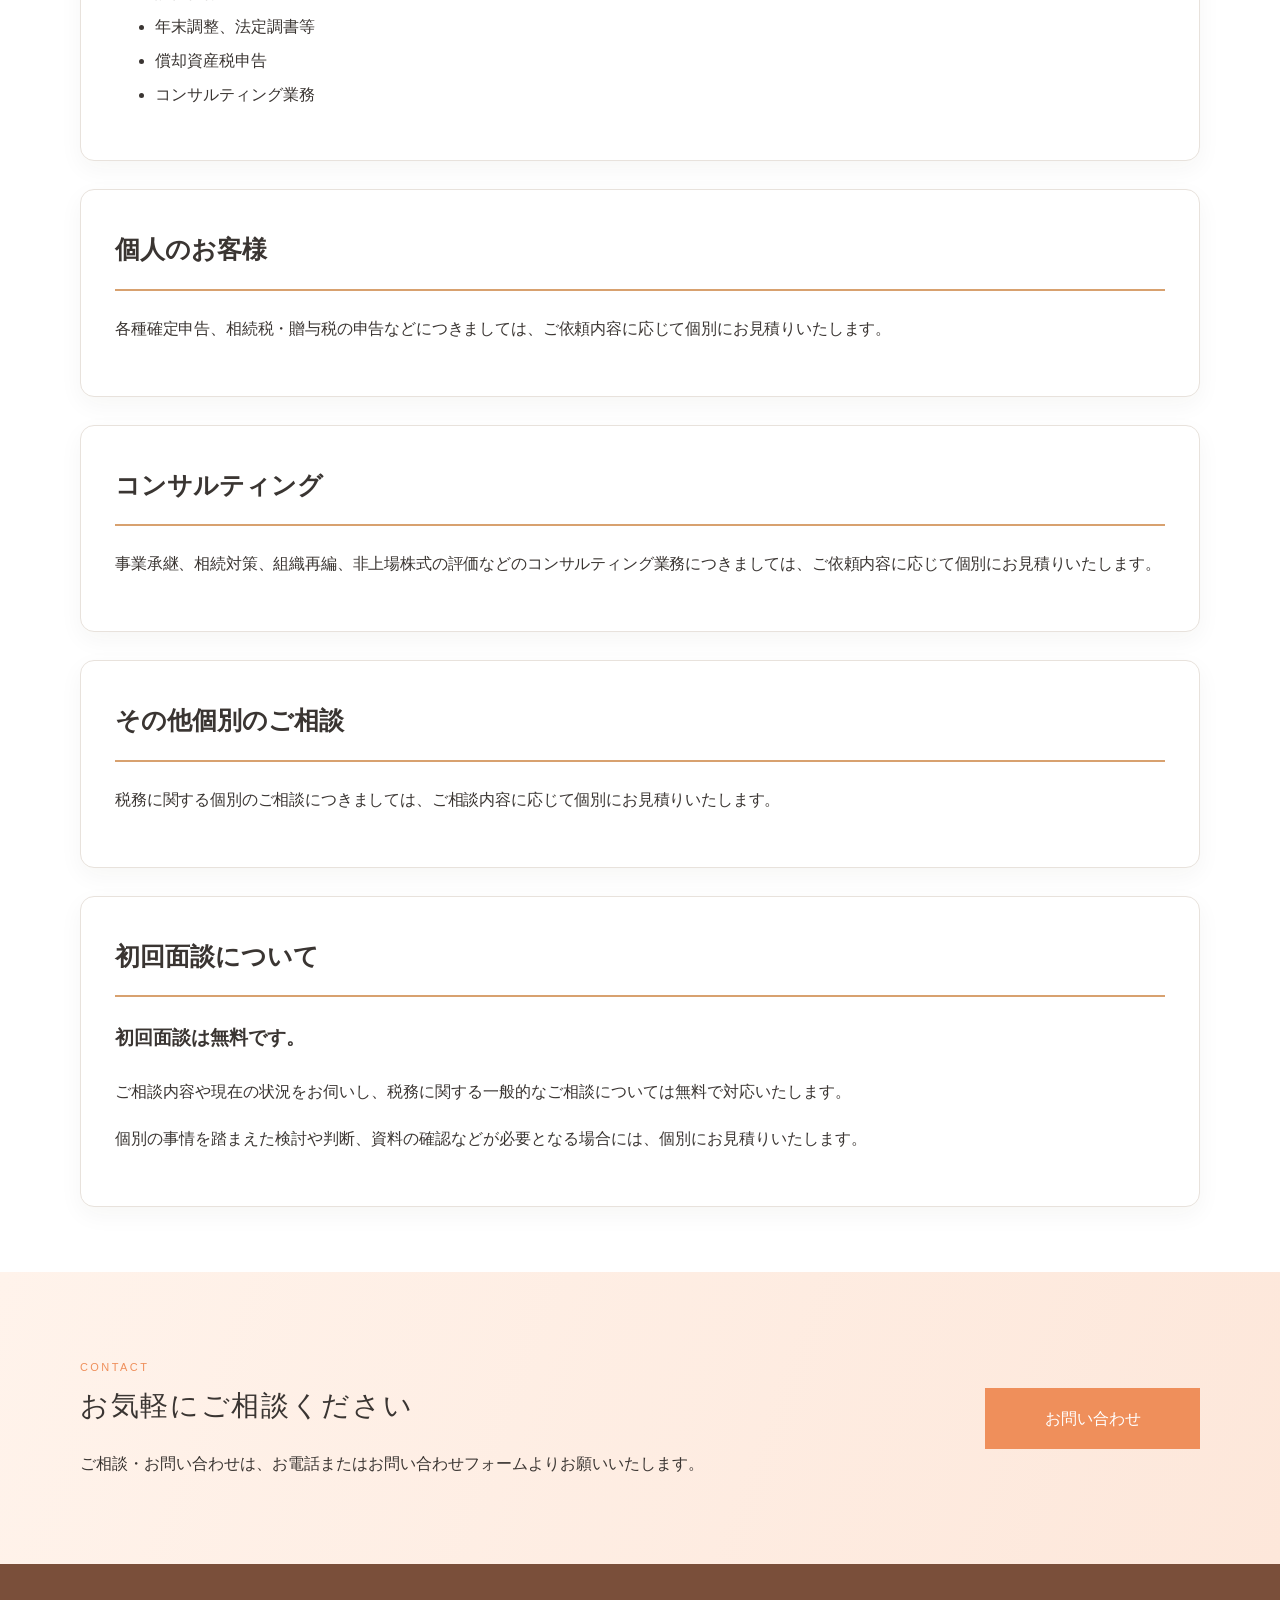
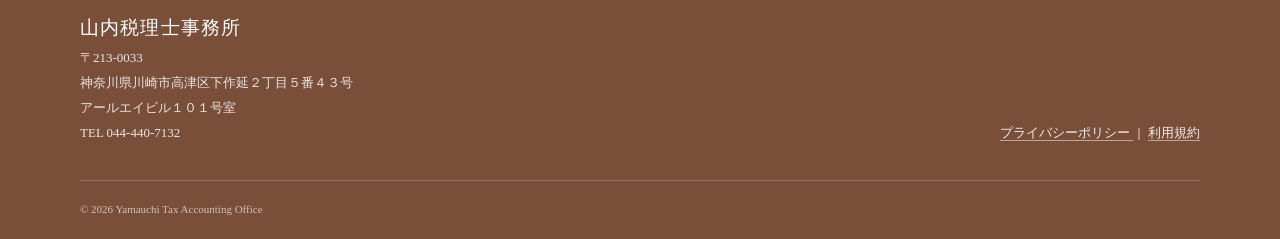
<file: price.html>
<!DOCTYPE html>
<html lang="ja">

<head>
<!-- Google tag (gtag.js) -->
<script async src="https://www.googletagmanager.com/gtag/js?id=G-VN6SNPW13R"></script>
<script>
  window.dataLayer = window.dataLayer || [];
  function gtag(){dataLayer.push(arguments);}
  gtag('js', new Date());

  gtag('config', 'G-VN6SNPW13R');
</script>

  <meta charset="UTF-8">
  <meta name="viewport" content="width=device-width, initial-scale=1.0">

  <meta name="description"
    content="山内税理士事務所の料金案内。法人・個人事業主のお客様向けの年次・月次プラン、個人のお客様、コンサルティング等の料金をご案内します。">

  <title>料金｜山内税理士事務所</title>
  <link rel="canonical" href="https://tax-yamauchi.com/price.html">

<link rel="icon" type="image/png" href="images/favicon.png">

  <link rel="stylesheet" href="style.css?v=3">

<style>
  .price-plan-grid{display:grid;grid-template-columns:repeat(2,minmax(0,1fr));gap:28px;margin:28px 0;}
  .price-plan-card,.price-simple-card,.price-first-meeting{background:#fff;border:1px solid #e8e2dc;border-radius:14px;padding:32px 34px;box-shadow:0 8px 24px rgba(50,40,30,.04);}
  .price-plan-card h3,.price-section h2{margin-top:0;}
  .price-amount {
  padding: 12px 30px;
  background: #fff8f1;
  border-left: 3px solid #d8a16f;
  height: 88px;
  box-sizing: border-box;

  display: flex;
  flex-direction: column;
  justify-content: center;
  gap: 2px;
  line-height: 1.5;
}

  .price-plan-card h4{margin:24px 0 10px;}
  .price-plan-card li,.price-option-box li{margin:7px 0;line-height:1.7;}
 .price-note {
  font-size: .92em;
  margin-top: 18px;
  margin-left: -4px;
  white-space: nowrap;
}
  .price-option-box{background:#faf8f5;border-radius:10px;padding:22px 28px;margin-top:22px;}
  .price-simple-card,.price-first-meeting{margin-top:28px;}
  .price-first-free{font-size:1.2rem;}
  @media(max-width:760px){
  .price-plan-grid{grid-template-columns:1fr}
  .price-plan-card,.price-simple-card,.price-first-meeting{padding:25px 22px}
  .price-note{white-space:normal;}
}

/* 料金ページ 大項目をサービスページ風に統一 */
.price-section {
  margin-top: 28px;
  padding: 36px 34px;
  background: #fff;
  border: 1px solid #e8e2dc;
  border-radius: 14px;
  box-shadow: 0 8px 24px rgba(50,40,30,.045);
}

/* 大項目タイトル下のライン */
.price-section > h2 {
  margin: 0 0 22px;
  padding-bottom: 14px;
  border-bottom: 2px solid #d8a16f;
  font-size: 1.55rem;
}

/* 月次・年次カードは今の見た目を維持 */
.price-plan-grid {
  margin: 28px 0 0;
}

/* 別途料金はカードにしない */
.price-option-box {
  margin-top: 28px;
  padding: 0;
  background: transparent;
  border-radius: 0;
}

.price-option-box h3 {
  margin: 0 0 12px;
}

/* スマホ */
@media (max-width: 760px) {
  .price-section {
    padding: 26px 16px;
  }
}


</style>

</head>

<body>

  <header class="header">

  <div class="header-inner">

   <div class="office-brand">
  <a class="office-name" href="index.html">
    <img src="images/logo.png" alt="">
    <span>山内税理士事務所</span>
  </a>

  <span class="office-area">
    川崎市・溝の口の税理士事務所
  </span>
</div>

    <nav class="nav">

      <a href="index.html">
        TOP
      </a>

      <a href="about.html">
        プロフィール
      </a>

      <a href="service.html">
        サービス
      </a>

      <a class="current" href="price.html">
        料金
      </a>

      <a href="flow.html">
        ご相談の流れ
      </a>

      <a href="office.html">
        事務所概要
      </a>

      <a class="nav-contact" href="contact.html">
        お問い合わせ
      </a>

    </nav>

  </div>

</header>


  <main>

    <section class="page-hero">
      <div class="container">

        <p class="section-label">
          PRICE
        </p>

        <h1>
          料金
        </h1>

        <p class="page-lead">
          お客様の事業規模や業務内容、ご相談内容に応じて、
          サポート内容と料金をご提案いたします。
        </p>

      </div>
    </section>


    <section class="section">
      <div class="container">
<!-- 料金ページ イメージ写真 -->
<div class="price-main-image">
  <img
    src="images/price-image.png"
    alt="資料やノートパソコンを置いたデスクのイメージ">
</div>
        <div class="price-introduction">
          <p>
            料金は、事業規模や業務内容などに応じて個別に設定しております。
            詳細は、内容をお伺いしたうえでお見積りいたします。
          </p>
        </div>

        <div class="price-section">
          <h2>法人・個人事業主のお客様</h2>

          <div class="price-plan-grid">
            <div class="price-plan-card">
             <h3>月次プラン</h3>

<p>定期的な面談を行い、継続的にサポートするプランです。</p>

<p class="price-amount">
  <strong>月額　30,000円～（税抜）</strong>
  <strong>＋ 決算・申告料　200,000円～（税抜）</strong>
</p>
              <h4>料金に含まれるもの</h4>
              <ul>
                <li>定期面談（税務相談、事業に関するご相談を含む）</li>
                <li>決算、税務申告</li>
                <li>税務に関する各種届出書の作成、提出</li>
              </ul>
            </div>

            <div class="price-plan-card">
             <h3>年次プラン</h3>

<p>決算・申告を中心としたプランです。</p>

<p class="price-amount">
  <strong>年間　300,000円～（税抜）</strong>
</p>
              <h4>料金に含まれるもの</h4>
              <ul>
                <li>決算時の面談（年1回）</li>
                <li>決算、税務申告</li>
                <li>税務に関する各種届出書の作成、提出</li>
              </ul>
              <p class="price-note">※決算時の面談以外の税務相談や個別のご相談は、別途料金となります。</p>
            </div>
          </div>

          <div class="price-option-box">
            <h3>別途料金となる業務</h3>
            <ul>
              <li>記帳代行</li>
              <li>年末調整、法定調書等</li>
              <li>償却資産税申告</li><li>コンサルティング業務</li>
            </ul>
          </div>
        </div>

        <div class="price-section price-simple-card">
          <h2>個人のお客様</h2>
          <p>各種確定申告、相続税・贈与税の申告などにつきましては、ご依頼内容に応じて個別にお見積りいたします。</p>
        </div>

        <div class="price-section price-simple-card">
          <h2>コンサルティング</h2>
          <p>事業承継、相続対策、組織再編、非上場株式の評価などのコンサルティング業務につきましては、ご依頼内容に応じて個別にお見積りいたします。</p>
        </div>

        <div class="price-section price-simple-card">
          <h2>その他個別のご相談</h2>
          <p>税務に関する個別のご相談につきましては、ご相談内容に応じて個別にお見積りいたします。</p>
        </div>

        <div class="price-section price-first-meeting">
          <h2>初回面談について</h2>
          <p class="price-first-free"><strong>初回面談は無料です。</strong></p>
          <p>ご相談内容や現在の状況をお伺いし、税務に関する一般的なご相談については無料で対応いたします。</p>
          <p>個別の事情を踏まえた検討や判断、資料の確認などが必要となる場合には、個別にお見積りいたします。</p>
        </div>

      </div>
    </section>

    <section class="contact-banner">

      <div class="container contact-banner-inner">

        <div>

          <p class="section-label contact-label">
            CONTACT
          </p>

          <h2>
            お気軽にご相談ください
          </h2>

          <p>
            ご相談・お問い合わせは、お電話またはお問い合わせフォームよりお願いいたします。
          </p>

        </div>

        <a class="button button-light" href="contact.html">
          お問い合わせ
        </a>

      </div>

    </section>

  </main>


  <footer class="footer">

    <div class="container footer-main">

      <div class="footer-office">

        <p class="footer-office-name">
          山内税理士事務所
        </p>
<p class="footer-address">
  〒213-0033<br>
  神奈川県川崎市高津区下作延２丁目５番４３号<br>
  アールエイビル１０１号室<br>
  TEL <a href="tel:0444407132">044-440-7132</a>
</p>      </div>

    <div class="footer-policy">

  <a href="privacy.html">
    プライバシーポリシー
  </a>

  <span>｜</span>

  <a href="terms.html">
    利用規約
  </a>

</div>

    </div>


    <div class="container footer-bottom">

      <p>
        © 2026 Yamauchi Tax Accounting Office
      </p>

    </div>

  </footer>

</body>

</html>
</file>
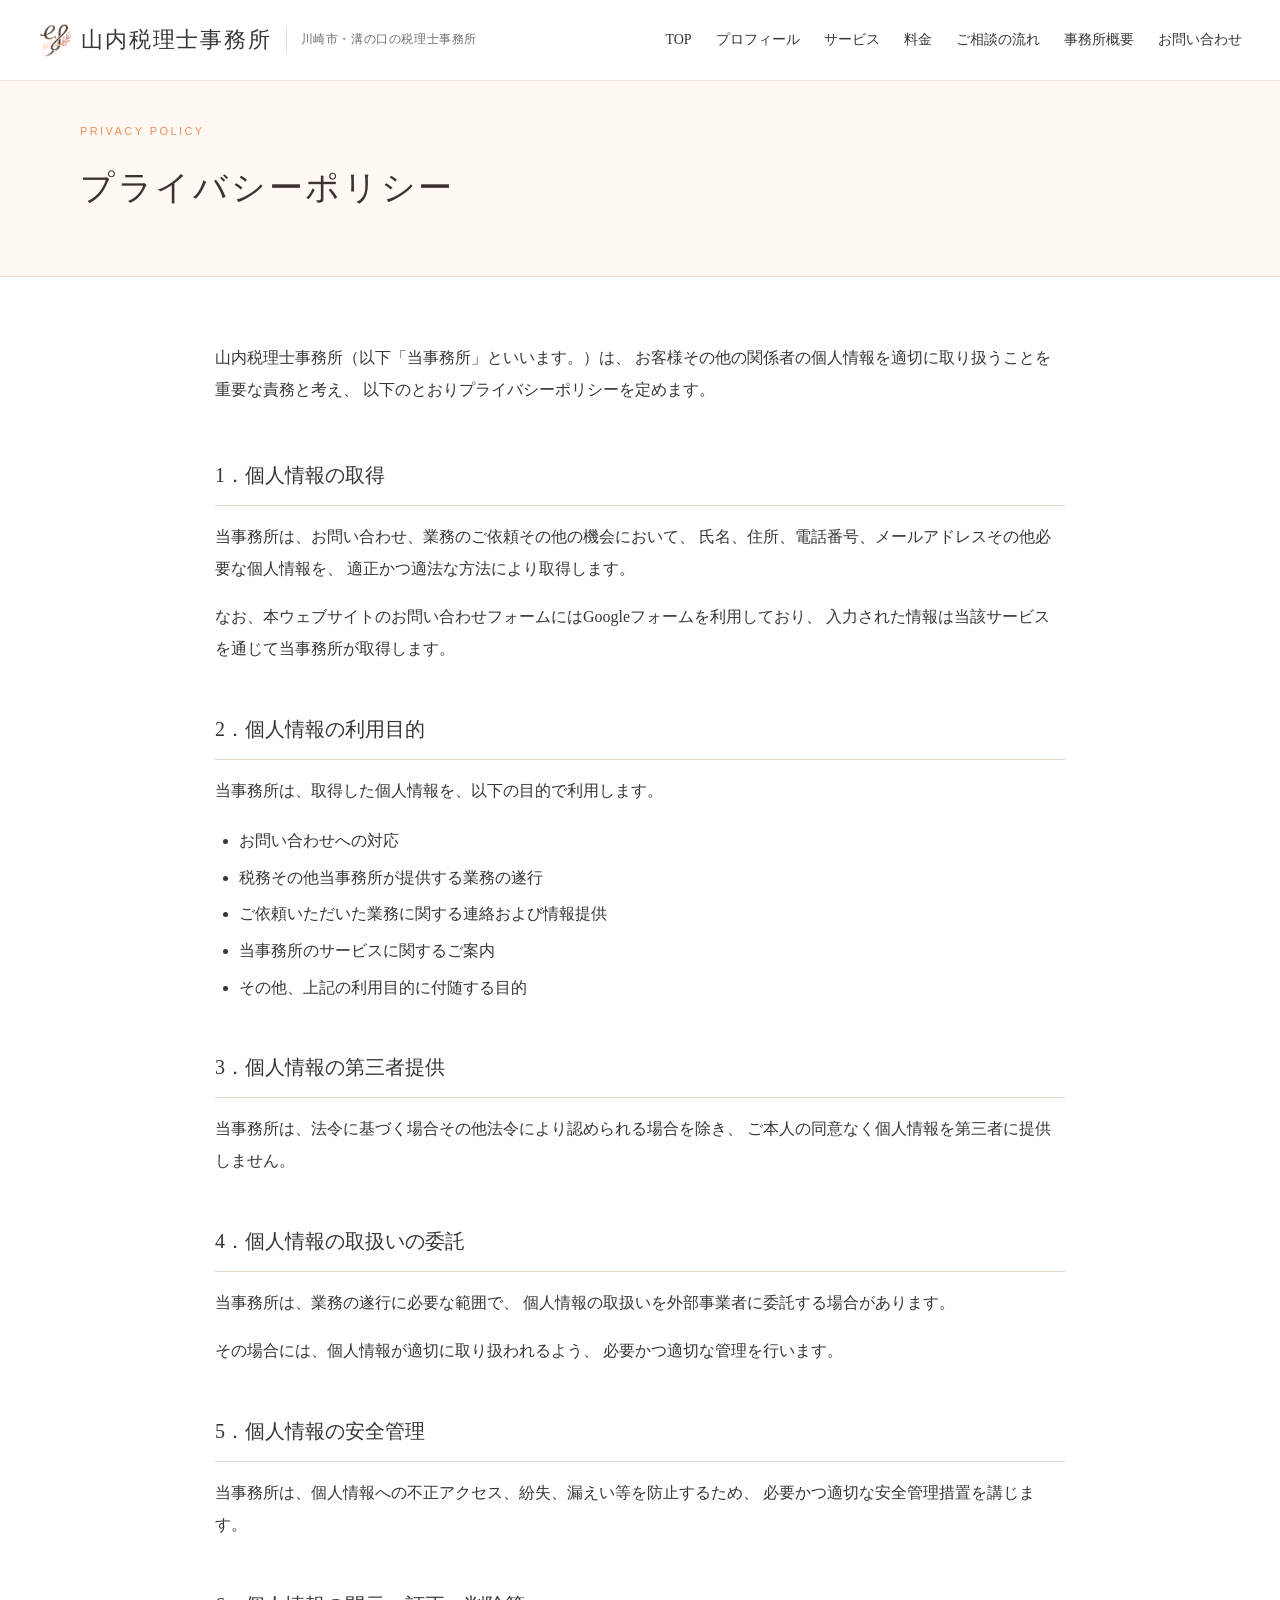
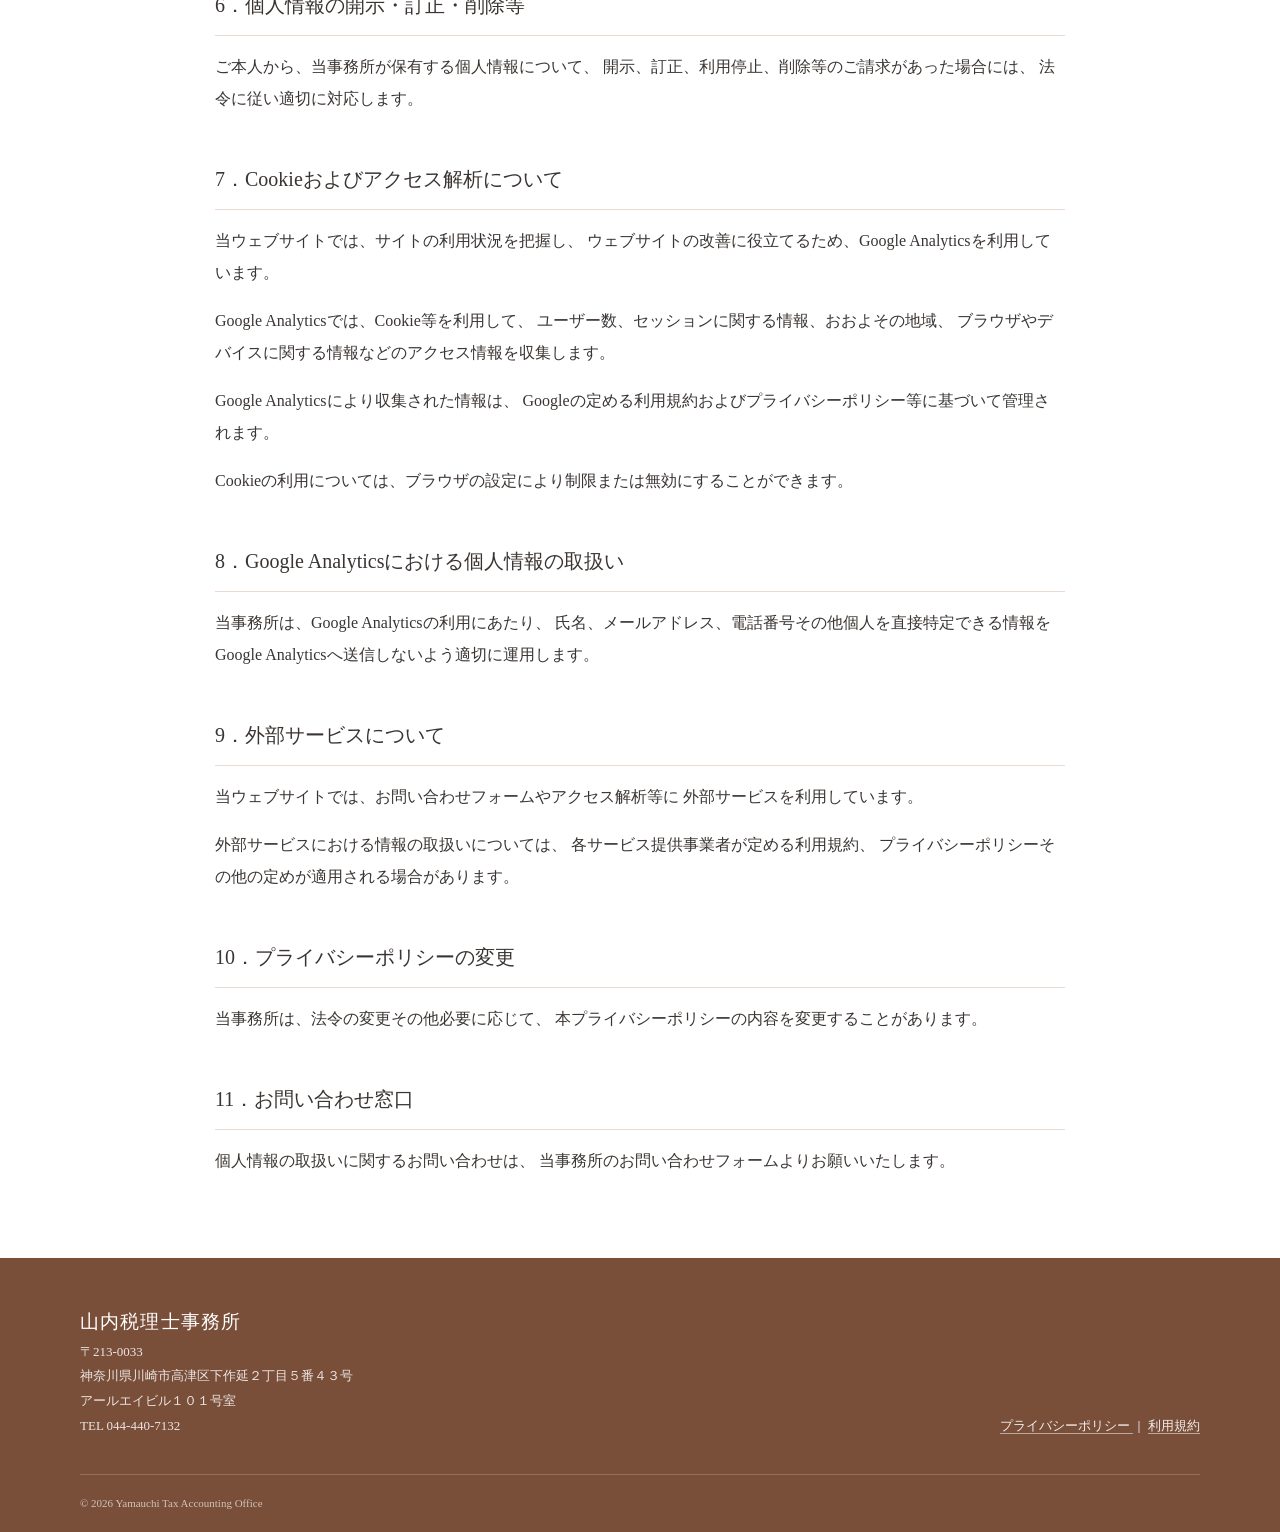
<file: privacy.html>
<!DOCTYPE html>
<html lang="ja">

<head>
<!-- Google tag (gtag.js) -->
<script async src="https://www.googletagmanager.com/gtag/js?id=G-VN6SNPW13R"></script>
<script>
  window.dataLayer = window.dataLayer || [];
  function gtag(){dataLayer.push(arguments);}
  gtag('js', new Date());

  gtag('config', 'G-VN6SNPW13R');
</script>

  <meta charset="UTF-8">

  <meta name="viewport"
        content="width=device-width, initial-scale=1.0">

<!--
V7 公開前TODO
・Google Analytics（GA4）タグを全ページに設定
・GA4でアクセス計測を確認
・メールアドレス等の個人情報がURL・イベント等からGA4へ送信されていないことを確認
-->


  <meta name="description"
        content="山内税理士事務所のプライバシーポリシーです。">

  <title>
    プライバシーポリシー｜山内税理士事務所
  </title>
  <link rel="canonical" href="https://tax-yamauchi.com/privacy.html">

  <link rel="icon" type="image/png" href="images/favicon.png">

  <link rel="stylesheet" href="style.css?v=3">

</head>


<body>


  <!-- ヘッダー -->

  <header class="header">

    <div class="header-inner">

     <div class="office-brand">
  <a class="office-name" href="index.html">
    <img src="images/logo.png" alt="">
    <span>山内税理士事務所</span>
  </a>

  <span class="office-area">
    川崎市・溝の口の税理士事務所
  </span>
</div>


      <nav class="nav">

        <a href="index.html">
          TOP
        </a>

        <a href="about.html">
          プロフィール
        </a>

        <a href="service.html">
          サービス
        </a>

        <a href="price.html">
          料金
        </a>

        <a href="flow.html">
          ご相談の流れ
        </a>

        <a href="office.html">
          事務所概要
        </a>

        <a class="nav-contact" href="contact.html">
          お問い合わせ
        </a>

      </nav>

    </div>

  </header>



  <main>


    <!-- ページタイトル -->

    <section class="page-hero">

      <div class="container">

        <p class="section-label">
          PRIVACY POLICY
        </p>

        <h1>
          プライバシーポリシー
        </h1>

      </div>

    </section>



    <!-- 本文 -->

    <section class="section">

      <div class="container privacy-content">


        <p>
          山内税理士事務所（以下「当事務所」といいます。）は、
          お客様その他の関係者の個人情報を適切に取り扱うことを重要な責務と考え、
          以下のとおりプライバシーポリシーを定めます。
        </p>



        <h2>
          1．個人情報の取得
        </h2>

        <p>
          当事務所は、お問い合わせ、業務のご依頼その他の機会において、
          氏名、住所、電話番号、メールアドレスその他必要な個人情報を、
          適正かつ適法な方法により取得します。
        </p>

        <p>
          なお、本ウェブサイトのお問い合わせフォームにはGoogleフォームを利用しており、
          入力された情報は当該サービスを通じて当事務所が取得します。
        </p>



        <h2>
          2．個人情報の利用目的
        </h2>

        <p>
          当事務所は、取得した個人情報を、以下の目的で利用します。
        </p>

        <ul>

          <li>
            お問い合わせへの対応
          </li>

          <li>
            税務その他当事務所が提供する業務の遂行
          </li>

          <li>
            ご依頼いただいた業務に関する連絡および情報提供
          </li>

          <li>
            当事務所のサービスに関するご案内
          </li>

          <li>
            その他、上記の利用目的に付随する目的
          </li>

        </ul>



        <h2>
          3．個人情報の第三者提供
        </h2>

        <p>
          当事務所は、法令に基づく場合その他法令により認められる場合を除き、
          ご本人の同意なく個人情報を第三者に提供しません。
        </p>



        <h2>
          4．個人情報の取扱いの委託
        </h2>

        <p>
          当事務所は、業務の遂行に必要な範囲で、
          個人情報の取扱いを外部事業者に委託する場合があります。
        </p>

        <p>
          その場合には、個人情報が適切に取り扱われるよう、
          必要かつ適切な管理を行います。
        </p>



        <h2>
          5．個人情報の安全管理
        </h2>

        <p>
          当事務所は、個人情報への不正アクセス、紛失、漏えい等を防止するため、
          必要かつ適切な安全管理措置を講じます。
        </p>



        <h2>
          6．個人情報の開示・訂正・削除等
        </h2>

        <p>
          ご本人から、当事務所が保有する個人情報について、
          開示、訂正、利用停止、削除等のご請求があった場合には、
          法令に従い適切に対応します。
        </p>



        <h2>
          7．Cookieおよびアクセス解析について
        </h2>

        <p>
          当ウェブサイトでは、サイトの利用状況を把握し、
          ウェブサイトの改善に役立てるため、Google Analyticsを利用しています。
        </p>

        <p>
          Google Analyticsでは、Cookie等を利用して、
          ユーザー数、セッションに関する情報、おおよその地域、
          ブラウザやデバイスに関する情報などのアクセス情報を収集します。
        </p>

        <p>
          Google Analyticsにより収集された情報は、
          Googleの定める利用規約およびプライバシーポリシー等に基づいて管理されます。
        </p>

        <p>
          Cookieの利用については、ブラウザの設定により制限または無効にすることができます。
        </p>



        <h2>
          8．Google Analyticsにおける個人情報の取扱い
        </h2>

        <p>
          当事務所は、Google Analyticsの利用にあたり、
          氏名、メールアドレス、電話番号その他個人を直接特定できる情報を
          Google Analyticsへ送信しないよう適切に運用します。
        </p>



        <h2>
          9．外部サービスについて
        </h2>

        <p>
          当ウェブサイトでは、お問い合わせフォームやアクセス解析等に
          外部サービスを利用しています。
        </p>

        <p>
          外部サービスにおける情報の取扱いについては、
          各サービス提供事業者が定める利用規約、
          プライバシーポリシーその他の定めが適用される場合があります。
        </p>



        <h2>
          10．プライバシーポリシーの変更
        </h2>

        <p>
          当事務所は、法令の変更その他必要に応じて、
          本プライバシーポリシーの内容を変更することがあります。
        </p>



        <h2>
          11．お問い合わせ窓口
        </h2>

        <p>
          個人情報の取扱いに関するお問い合わせは、
          当事務所のお問い合わせフォームよりお願いいたします。
        </p>


      </div>

    </section>


  </main>



  <!-- フッター -->

  <footer class="footer">

    <div class="container footer-main">

      <div class="footer-office">

        <p class="footer-office-name">
          山内税理士事務所
        </p>

       <p class="footer-address">
  〒213-0033<br>
  神奈川県川崎市高津区下作延２丁目５番４３号<br>
  アールエイビル１０１号室<br>
  TEL <a href="tel:0444407132">044-440-7132</a>
</p>

      </div>


      <div class="footer-policy">

        <a href="privacy.html">
          プライバシーポリシー
        </a>

        <span>｜</span>

        <a href="terms.html">
          利用規約
        </a>

      </div>

    </div>


    <div class="container footer-bottom">

      <p>
        © 2026 Yamauchi Tax Accounting Office
      </p>

    </div>

  </footer>


</body>

</html>
</file>
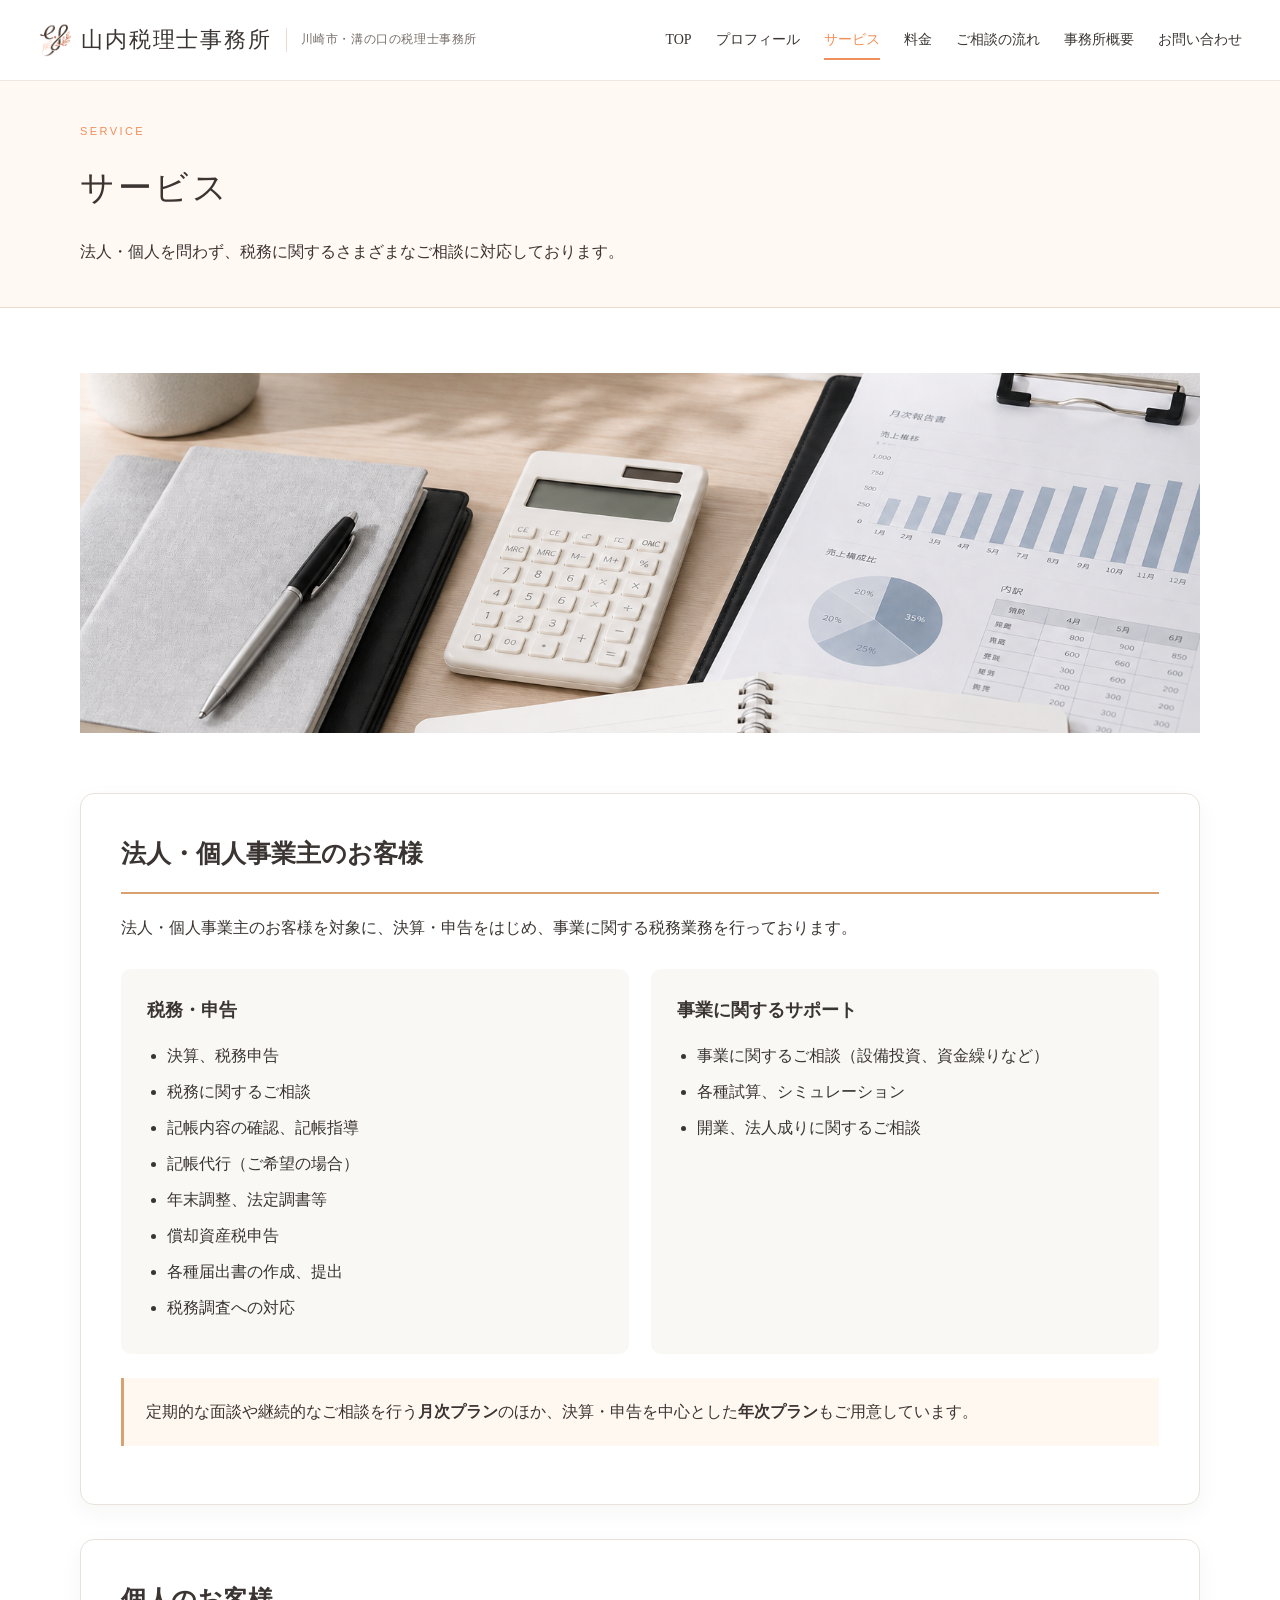
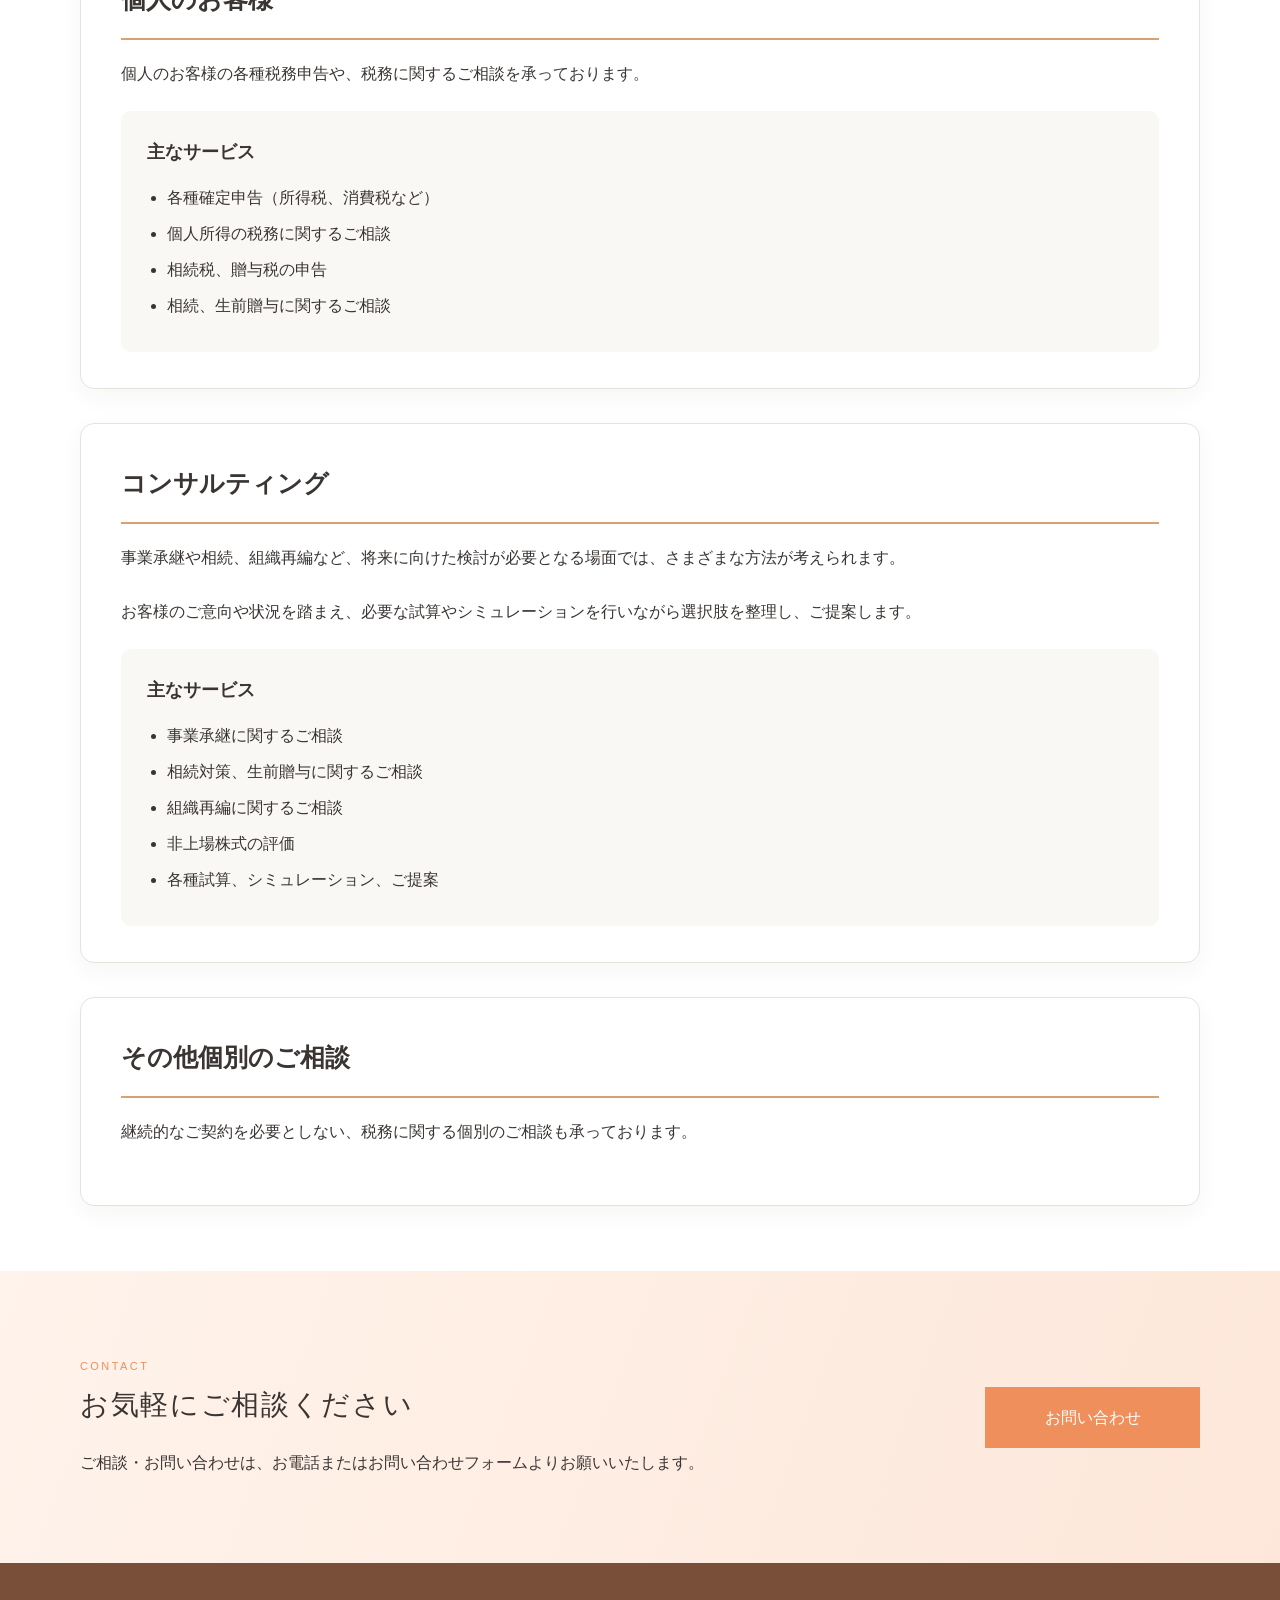
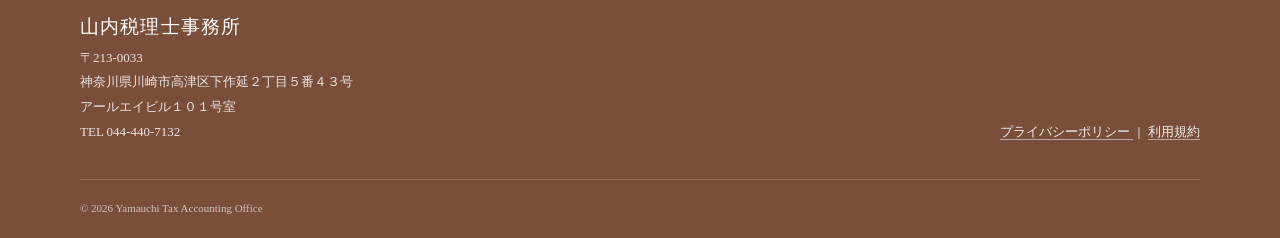
<file: service.html>
<!DOCTYPE html>
<html lang="ja">

<head>
<!-- Google tag (gtag.js) -->
<script async src="https://www.googletagmanager.com/gtag/js?id=G-VN6SNPW13R"></script>
<script>
  window.dataLayer = window.dataLayer || [];
  function gtag(){dataLayer.push(arguments);}
  gtag('js', new Date());

  gtag('config', 'G-VN6SNPW13R');
</script>

  <meta charset="UTF-8">
  <meta name="viewport" content="width=device-width, initial-scale=1.0">

  <meta name="description"
    content="山内税理士事務所のサービス案内。法人・個人事業主、個人のお客様、コンサルティング、個別相談に対応しています。">

  <title>サービス｜山内税理士事務所</title>
  <link rel="canonical" href="https://tax-yamauchi.com/service.html">

<link rel="icon" type="image/png" href="images/favicon.png">

  <link rel="stylesheet" href="style.css?v=3">

  <style>
    .v6-service-list { display:grid; gap:34px; margin-top:10px; }
    .v6-service-card {
      background:#fff; border:1px solid #e8e2dc; border-radius:14px;
      padding:36px 40px; box-shadow:0 8px 24px rgba(50,40,30,.045);
    }
    .v6-service-card > h2 {
      margin:0 0 18px; padding-bottom:14px; border-bottom:2px solid #d8a16f;
      font-size:1.55rem;
    }
    .v6-service-card > p { margin:0 0 22px; line-height:1.95; }
    .v6-service-subgrid {
      display:grid; grid-template-columns:repeat(2,minmax(0,1fr)); gap:22px; margin-top:26px;
    }
    .v6-service-subbox, .v6-service-single-list {
      background:#faf8f5; border-radius:10px; padding:24px 26px;
    }
    .v6-service-subbox h3, .v6-service-single-list h3 {
      margin:0 0 14px; font-size:1.12rem;
    }
    .v6-service-subbox ul, .v6-service-single-list ul { margin:0; padding-left:1.25em; }
    .v6-service-subbox li, .v6-service-single-list li { margin:8px 0; line-height:1.75; }
    .v6-service-plan-note {
      margin-top:24px !important; padding:18px 22px; background:#fff8f1;
      border-left:3px solid #d8a16f;
    }
   @media (max-width:760px) {
  .v6-service-card { padding:26px 16px; }
  .v6-service-subgrid { grid-template-columns:1fr; }

  .v6-service-card#business > h2 {
    white-space: nowrap;
  }
}
  </style>

</head>

<body>

  <!-- ヘッダー -->
  <header class="header">

  <div class="header-inner">

   <div class="office-brand">
  <a class="office-name" href="index.html">
    <img src="images/logo.png" alt="">
    <span>山内税理士事務所</span>
  </a>

  <span class="office-area">
    川崎市・溝の口の税理士事務所
  </span>
</div>

    <nav class="nav">

      <a href="index.html">
        TOP
      </a>

      <a href="about.html">
        プロフィール
      </a>

      <a class="current" href="service.html">
        サービス
      </a>

      <a href="price.html">
        料金
      </a>

      <a href="flow.html">
        ご相談の流れ
      </a>

      <a href="office.html">
        事務所概要
      </a>

      <a class="nav-contact" href="contact.html">
        お問い合わせ
      </a>

    </nav>

  </div>

</header>


  <main>

    <!-- ページタイトル -->
    <section class="page-hero">
      <div class="container">

        <p class="section-label">
          SERVICE
        </p>

        <h1>
          サービス</h1>

        <p class="page-lead">
          法人・個人を問わず、税務に関するさまざまなご相談に対応しております。
        </p>

      </div>
    </section>

    <!-- サービス内容 -->
   <section class="section">

  <div class="container">

    <div class="service-main-image">
      <img
        src="images/service-image.png"
        alt="税務やご相談に関するイメージ">
    </div>

  </div>

  <div class="container v6-service-list">

        <article class="v6-service-card" id="business">
          <h2>法人・個人事業主のお客様</h2>
          <p>法人・個人事業主のお客様を対象に、決算・申告をはじめ、事業に関する税務業務を行っております。</p>

          <div class="v6-service-subgrid">
            <div class="v6-service-subbox">
              <h3>税務・申告</h3>
              <ul>
                <li>決算、税務申告</li><li>税務に関するご相談</li>
                <li>記帳内容の確認、記帳指導</li><li>記帳代行（ご希望の場合）</li>
                <li>年末調整、法定調書等</li><li>償却資産税申告</li>
                <li>各種届出書の作成、提出</li><li>税務調査への対応</li>
              </ul>
            </div>
            <div class="v6-service-subbox">
              <h3>事業に関するサポート</h3>
              <ul>
                <li>事業に関するご相談（設備投資、資金繰りなど）</li>
                <li>各種試算、シミュレーション</li>
                <li>開業、法人成りに関するご相談</li>
              </ul>
            </div>
          </div>

          <p class="v6-service-plan-note">定期的な面談や継続的なご相談を行う<strong>月次プラン</strong>のほか、決算・申告を中心とした<strong>年次プラン</strong>もご用意しています。</p>
        </article>

        <article class="v6-service-card" id="individual">
          <h2>個人のお客様</h2>
          <p>個人のお客様の各種税務申告や、税務に関するご相談を承っております。</p>
          <div class="v6-service-single-list">
            <h3>主なサービス</h3>
            <ul>
              <li>各種確定申告（所得税、消費税など）</li>
              <li>個人所得の税務に関するご相談</li>
              <li>相続税、贈与税の申告</li>
              <li>相続、生前贈与に関するご相談</li>
            </ul>
          </div>
        </article>

        <article class="v6-service-card" id="consulting">
          <h2>コンサルティング</h2>
          <p>事業承継や相続、組織再編など、将来に向けた検討が必要となる場面では、さまざまな方法が考えられます。</p>
          <p>お客様のご意向や状況を踏まえ、必要な試算やシミュレーションを行いながら選択肢を整理し、ご提案します。</p>
          <div class="v6-service-single-list">
            <h3>主なサービス</h3>
            <ul>
              <li>事業承継に関するご相談</li>
              <li>相続対策、生前贈与に関するご相談</li>
              <li>組織再編に関するご相談</li>
              <li>非上場株式の評価</li>
              <li>各種試算、シミュレーション、ご提案</li>
            </ul>
          </div>
        </article>

        <article class="v6-service-card">
          <h2>その他個別のご相談</h2>
          <p>継続的なご契約を必要としない、税務に関する個別のご相談も承っております。</p>
        </article>

      </div>
    </section>


<!-- お問い合わせ -->
    <section class="contact-banner">

      <div class="container contact-banner-inner">

        <div>

          <p class="section-label contact-label">
            CONTACT
          </p>

          <h2>
            お気軽にご相談ください
          </h2>

          <p>
            ご相談・お問い合わせは、お電話またはお問い合わせフォームよりお願いいたします。
          </p>

        </div>

        <a class="button button-light" href="contact.html">
          お問い合わせ
        </a>

      </div>

    </section>

  </main>


  <!-- フッター -->
  <footer class="footer">

  <div class="container footer-main">

    <div class="footer-office">

      <p class="footer-office-name">
        山内税理士事務所
      </p>

     <p class="footer-address">
  〒213-0033<br>
  神奈川県川崎市高津区下作延２丁目５番４３号<br>
  アールエイビル１０１号室<br>
  TEL <a href="tel:0444407132">044-440-7132</a>
</p>

    </div>

    <div class="footer-policy">

  <a href="privacy.html">
    プライバシーポリシー
  </a>

  <span>｜</span>

  <a href="terms.html">
    利用規約
  </a>

</div>

  </div>


  <div class="container footer-bottom">

    <p>
      © 2026 Yamauchi Tax Accounting Office
    </p>

  </div>

</footer>

</body>

</html>
</file>
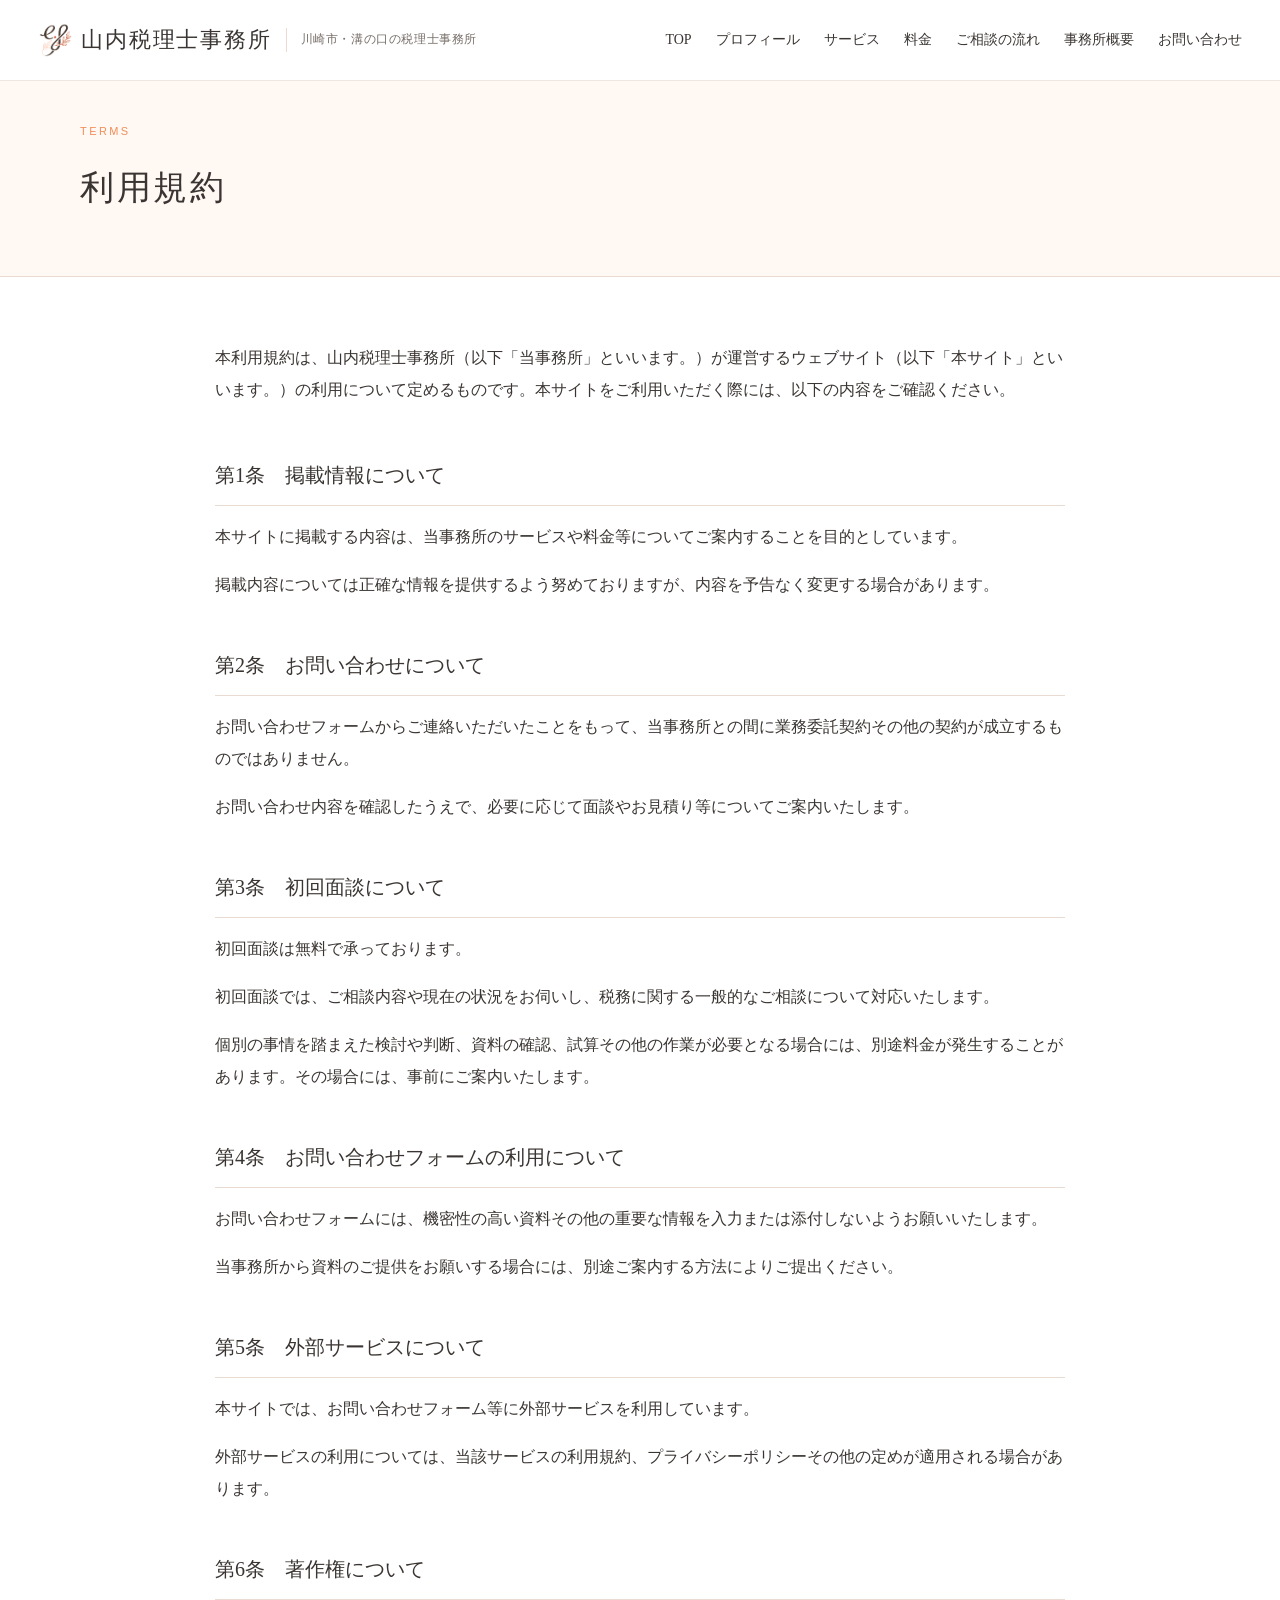
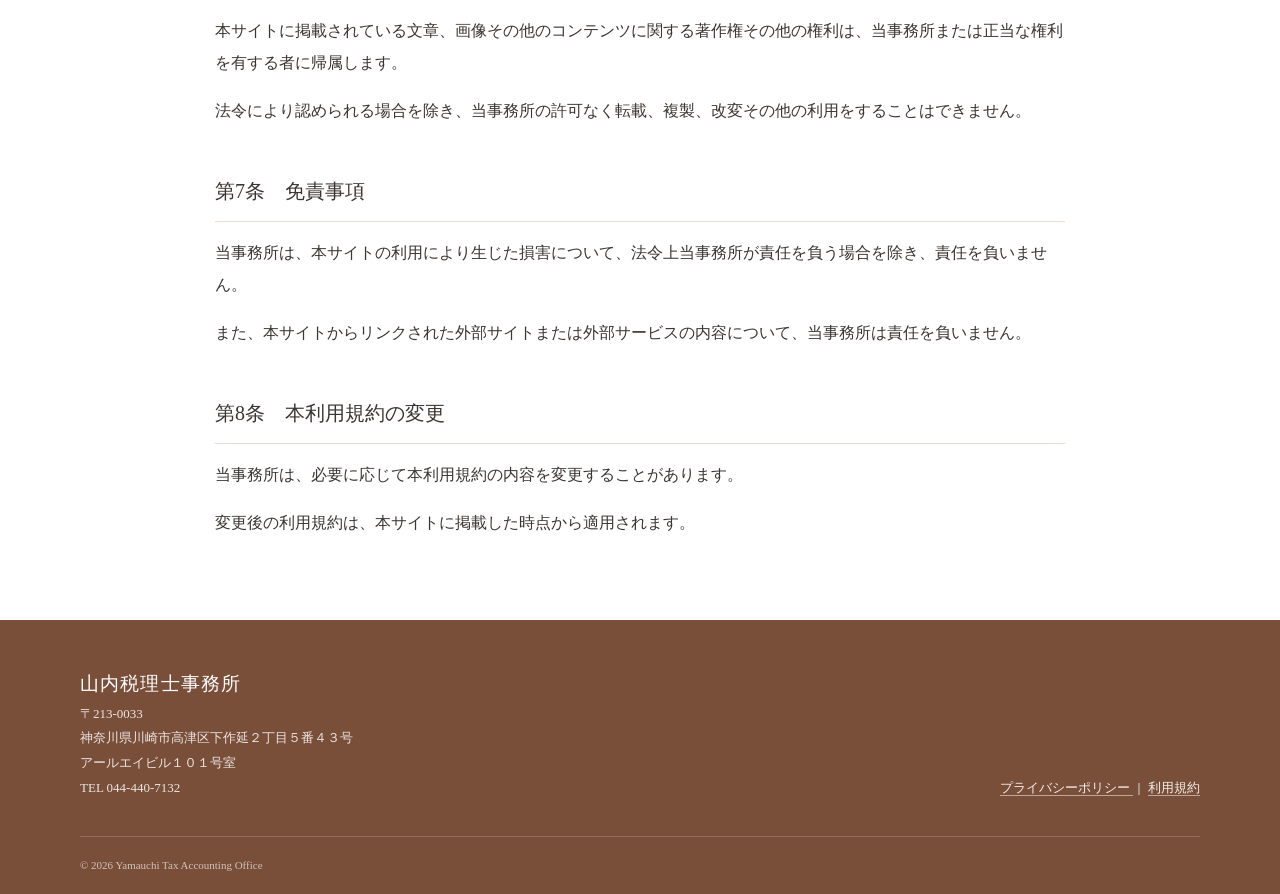
<file: terms.html>
<!DOCTYPE html>
<html lang="ja">

<head>
<!-- Google tag (gtag.js) -->
<script async src="https://www.googletagmanager.com/gtag/js?id=G-VN6SNPW13R"></script>
<script>
  window.dataLayer = window.dataLayer || [];
  function gtag(){dataLayer.push(arguments);}
  gtag('js', new Date());

  gtag('config', 'G-VN6SNPW13R');
</script>

  <meta charset="UTF-8">
  <meta name="viewport" content="width=device-width, initial-scale=1.0">

  <meta name="description"
    content="山内税理士事務所ウェブサイトの利用規約です。">

  <title>利用規約｜山内税理士事務所</title>
  <link rel="canonical" href="https://tax-yamauchi.com/terms.html">

  <link rel="icon" type="image/png" href="images/favicon.png">

  <link rel="stylesheet" href="style.css?v=3">
</head>


<body>

  <!-- ヘッダー -->
  <header class="header">

    <div class="header-inner">

     <div class="office-brand">
  <a class="office-name" href="index.html">
    <img src="images/logo.png" alt="">
    <span>山内税理士事務所</span>
  </a>

  <span class="office-area">
    川崎市・溝の口の税理士事務所
  </span>
</div>

      <nav class="nav">

        <a href="index.html">
          TOP
        </a>

        <a href="about.html">
          プロフィール
        </a>

        <a href="service.html">
          サービス
        </a>

        <a href="price.html">
          料金
        </a>

        <a href="flow.html">
          ご相談の流れ
        </a>

        <a href="office.html">
          事務所概要
        </a>

        <a class="nav-contact" href="contact.html">
          お問い合わせ
        </a>

      </nav>

    </div>

  </header>


  <main>

    <!-- ページタイトル -->
    <section class="page-hero">

      <div class="container">

        <p class="section-label">
          TERMS
        </p>

        <h1>
          利用規約
        </h1>

      </div>

    </section>


    <!-- 利用規約 -->
    <section class="section">

      <div class="container privacy-content terms-content">

        <p>
          本利用規約は、山内税理士事務所（以下「当事務所」といいます。）が運営するウェブサイト（以下「本サイト」といいます。）の利用について定めるものです。本サイトをご利用いただく際には、以下の内容をご確認ください。
        </p>


        <h2>第1条　掲載情報について</h2>

        <p>
          本サイトに掲載する内容は、当事務所のサービスや料金等についてご案内することを目的としています。
        </p>

        <p>
          掲載内容については正確な情報を提供するよう努めておりますが、内容を予告なく変更する場合があります。
        </p>


        <h2>第2条　お問い合わせについて</h2>

        <p>
          お問い合わせフォームからご連絡いただいたことをもって、当事務所との間に業務委託契約その他の契約が成立するものではありません。
        </p>

        <p>
          お問い合わせ内容を確認したうえで、必要に応じて面談やお見積り等についてご案内いたします。
        </p>


        <h2>第3条　初回面談について</h2>

        <p>
          初回面談は無料で承っております。
        </p>

        <p>
          初回面談では、ご相談内容や現在の状況をお伺いし、税務に関する一般的なご相談について対応いたします。
        </p>

        <p>
          個別の事情を踏まえた検討や判断、資料の確認、試算その他の作業が必要となる場合には、別途料金が発生することがあります。その場合には、事前にご案内いたします。
        </p>


        <h2>第4条　お問い合わせフォームの利用について</h2>

        <p>
          お問い合わせフォームには、機密性の高い資料その他の重要な情報を入力または添付しないようお願いいたします。
        </p>

        <p>
          当事務所から資料のご提供をお願いする場合には、別途ご案内する方法によりご提出ください。
        </p>


        <h2>第5条　外部サービスについて</h2>

        <p>
          本サイトでは、お問い合わせフォーム等に外部サービスを利用しています。
        </p>

        <p>
          外部サービスの利用については、当該サービスの利用規約、プライバシーポリシーその他の定めが適用される場合があります。
        </p>


        <h2>第6条　著作権について</h2>

        <p>
          本サイトに掲載されている文章、画像その他のコンテンツに関する著作権その他の権利は、当事務所または正当な権利を有する者に帰属します。
        </p>

        <p>
          法令により認められる場合を除き、当事務所の許可なく転載、複製、改変その他の利用をすることはできません。
        </p>


        <h2>第7条　免責事項</h2>

        <p>
          当事務所は、本サイトの利用により生じた損害について、法令上当事務所が責任を負う場合を除き、責任を負いません。
        </p>

        <p>
          また、本サイトからリンクされた外部サイトまたは外部サービスの内容について、当事務所は責任を負いません。
        </p>


        <h2>第8条　本利用規約の変更</h2>

        <p>
          当事務所は、必要に応じて本利用規約の内容を変更することがあります。
        </p>

        <p>
          変更後の利用規約は、本サイトに掲載した時点から適用されます。
        </p>


      </div>

    </section>

  </main>


  <!-- フッター -->
  <footer class="footer">

    <div class="container footer-main">

      <div class="footer-office">

        <p class="footer-office-name">
          山内税理士事務所
        </p>

        <p class="footer-address">
  〒213-0033<br>
  神奈川県川崎市高津区下作延２丁目５番４３号<br>
  アールエイビル１０１号室<br>
  TEL <a href="tel:0444407132">044-440-7132</a>
</p>

      </div>


      <div class="footer-policy">

        <a href="privacy.html">
          プライバシーポリシー
        </a>

        <span>｜</span>

        <a href="terms.html">
          利用規約
        </a>

      </div>

    </div>


    <div class="container footer-bottom">

      <p>
        © 2026 Yamauchi Tax Accounting Office
      </p>

    </div>

  </footer>


</body>

</html>
</file>
<file: style.css>
/* =========================================
   山内税理士事務所
   V2 共通デザイン
========================================= */


/* -----------------------------------------
   サイト全体の色
   後からここを変更すると全体の色を変えやすい
----------------------------------------- */

:root {

  --main-color: #4f665f;

  --main-dark: #354a44;

  --main-light: #e9eeeb;

  --background: #ffffff;

  --sub-background: #f6f6f3;

  --text-color: #333333;

  --sub-text-color: #6f7673;

  --border-color: #d9dfdc;

  --white: #ffffff;

  --content-width: 1120px;

}



/* -----------------------------------------
   基本設定
----------------------------------------- */

* {
  box-sizing: border-box;
}


html {
  scroll-behavior: smooth;
}


body {

  margin: 0;

  color: var(--text-color);

  background: var(--background);

  font-family:
    "Yu Mincho",
    "Hiragino Mincho ProN",
    "YuMincho",
    serif;

  line-height: 1.95;

}


a {
  color: inherit;
  text-decoration: none;
}


img {
  max-width: 100%;
}


p {
  margin-top: 0;
}


.container {

  width: min(90%, var(--content-width));

  margin: 0 auto;

}



/* -----------------------------------------
   ヘッダー
----------------------------------------- */

.header {

  position: relative;

  z-index: 10;

  background: rgba(255, 255, 255, 0.98);

  border-bottom: 1px solid var(--border-color);

}


.header-inner {

  width: min(94%, 1220px);

  min-height: 80px;

  margin: 0 auto;

  display: flex;

  align-items: center;

  justify-content: space-between;

  gap: 30px;

}


.office-name {

  font-size: 22px;

  letter-spacing: 0.08em;

  white-space: nowrap;

}


.nav {

  display: flex;

  align-items: center;

  justify-content: flex-end;

  flex-wrap: wrap;

  gap: 24px;

  font-size: 14px;

}


.nav a {

  transition: 0.2s;

}


.nav a:hover {

  color: var(--main-color);

}


.nav-contact {

  padding: 9px 17px;

  color: var(--white);

  background: var(--main-color);

}


.nav-contact:hover {

  color: var(--white) !important;

  background: var(--main-dark);

}



/* -----------------------------------------
   TOP
----------------------------------------- */

.hero {

  position: relative;

  min-height: 590px;

  display: flex;

  align-items: center;

  overflow: hidden;

  background:
    linear-gradient(
      135deg,
      #f8f8f5 0%,
      #eef2ef 100%
    );

}


.hero-decoration {

  position: absolute;

  width: 520px;

  height: 520px;

  right: -150px;

  top: -150px;

  border-radius: 50%;

  border: 1px solid rgba(79, 102, 95, 0.15);

}


.hero-decoration::after {

  content: "";

  position: absolute;

  width: 380px;

  height: 380px;

  left: 70px;

  top: 70px;

  border-radius: 50%;

  border: 1px solid rgba(79, 102, 95, 0.12);

}


.hero-inner {

  position: relative;

  z-index: 2;

  padding-top: 80px;

  padding-bottom: 80px;

}


.hero-label,
.section-label,
.guide-label {

  margin-bottom: 13px;

  color: var(--main-color);

  font-family: Arial, sans-serif;

  font-size: 11px;

  letter-spacing: 0.22em;

}


.hero h1 {

  max-width: 850px;

  margin: 0 0 28px;

  font-size: clamp(32px, 5vw, 49px);

  font-weight: 500;

  line-height: 1.55;

  letter-spacing: 0.06em;

}


.hero-text {

  margin-bottom: 38px;

  font-size: 17px;

  letter-spacing: 0.03em;

}



/* -----------------------------------------
   ボタン
----------------------------------------- */

.button {

  display: inline-block;

  min-width: 215px;

  padding: 14px 28px;

  text-align: center;

  color: var(--white);

  background: var(--main-color);

  border: 1px solid var(--main-color);

  transition: 0.2s;

}


.button:hover {

  color: var(--main-color);

  background: transparent;

}



/* -----------------------------------------
   セクション共通
----------------------------------------- */

.section {

  padding: 65px 0;

}


.section-title {

  margin-bottom: 55px;

}


.section-title h2 {

  margin: 0;

  font-size: 30px;

  font-weight: 500;

  letter-spacing: 0.08em;

}



/* -----------------------------------------
   プロフィール
----------------------------------------- */

.profile-section {

  background: var(--background);

}


.profile-layout {

  display: grid;

  grid-template-columns: minmax(0, 1.5fr) minmax(280px, 0.75fr);

  gap: 75px;

  align-items: start;

}


.profile-content {

  max-width: 730px;

}


.profile-content p {

  margin-bottom: 26px;

}


.profile-introduction {

  margin-bottom: 35px !important;

  font-size: 19px;

  line-height: 2;

}


.profile-photo-area {

  position: sticky;

  top: 110px;

}


.profile-photo-placeholder {

  aspect-ratio: 3 / 4;

  width: 100%;

  display: flex;

  align-items: center;

  justify-content: center;

  text-align: center;

  color: var(--sub-text-color);

  background:
    linear-gradient(
      145deg,
      #eef1ef,
      #e2e7e4
    );

  border: 1px solid var(--border-color);

}


.profile-photo-placeholder span {

  display: block;

  margin-bottom: 8px;

  font-family: Arial, sans-serif;

  font-size: 10px;

  letter-spacing: 0.2em;

}


.profile-photo-placeholder p {

  margin: 0;

  font-size: 14px;

}



/* -----------------------------------------
   各ページへの入口
----------------------------------------- */

.guide-section {

  background: var(--sub-background);

}


.guide-grid {

  display: grid;

  grid-template-columns: repeat(2, 1fr);

  gap: 24px;

}


.guide-card {

  min-height: 250px;

  padding: 38px;

  position: relative;

  background: var(--white);

  border: 1px solid var(--border-color);

  transition: 0.25s;

}


.guide-card:hover {

  transform: translateY(-3px);

  box-shadow: 0 10px 25px rgba(50, 65, 60, 0.08);

}


.guide-card h3 {

  margin: 0 0 18px;

  font-size: 22px;

  font-weight: 500;

  letter-spacing: 0.05em;

}


.guide-card p {

  max-width: 430px;

}


.guide-link {

  position: absolute;

  left: 38px;

  bottom: 30px;

  color: var(--main-color);

  font-size: 14px;

}



/* -----------------------------------------
   お問い合わせ
----------------------------------------- */

.contact-banner {

  padding: 85px 0;

  color: var(--white);

  background: var(--main-dark);

}


.contact-banner-inner {

  display: flex;

  justify-content: space-between;

  align-items: center;

  gap: 50px;

}


.contact-label {

  color: #d7e0dc;

}


.contact-banner h2 {

  margin: 0 0 15px;

  font-size: 28px;

  font-weight: 500;

  letter-spacing: 0.06em;

}


.contact-banner p {

  margin-bottom: 0;

}


.button-light {

  color: var(--main-dark);

  background: var(--white);

  border-color: var(--white);

}


.button-light:hover {

  color: var(--white);

  background: transparent;

}



/* -----------------------------------------
   フッター
----------------------------------------- */

.footer {

  padding: 38px 0;

  color: #d7ddda;

  background: #293a35;

  font-size: 12px;

}


.footer-inner {

  display: flex;

  align-items: center;

  justify-content: space-between;

  gap: 30px;

}


.footer p {

  margin: 0;

}


.footer-office-name {

  font-size: 14px;

  letter-spacing: 0.08em;

}



/* -----------------------------------------
   PC / スマホ表示
----------------------------------------- */

.mobile-only {

  display: none;

}



/* -----------------------------------------
   スマホ対応
----------------------------------------- */

@media (max-width: 850px) {


  .header-inner {

    padding: 17px 0;

    display: block;

  }


  .office-name {

    display: block;

    margin-bottom: 13px;

  }


  .nav {

    justify-content: flex-start;

    gap: 9px 17px;

    font-size: 12px;

  }


  .nav-contact {

    padding: 5px 10px;

  }



  .hero {

    min-height: 480px;

  }


  .hero-decoration {

    width: 380px;

    height: 380px;

    right: -180px;

  }


  .hero-inner {

    padding-top: 65px;

    padding-bottom: 65px;

  }



  .section {

    padding: 50px 0;

  }


  .section-title {

    margin-bottom: 38px;

  }


  .section-title h2 {

    font-size: 26px;

  }



  .profile-layout {

    grid-template-columns: 1fr;

    gap: 45px;

  }


  .profile-photo-area {

    position: static;

    max-width: 360px;

    margin: 0 auto;

    order: -1;

  }



  .guide-grid {

    grid-template-columns: 1fr;

  }



  .contact-banner-inner {

    display: block;

  }


  .contact-banner .button {

    margin-top: 30px;

  }



  .footer-inner {

    display: block;

  }


  .footer-office-name {

    margin-bottom: 8px !important;

  }


  .pc-only {

    display: none;

  }


  .mobile-only {

    display: block;

  }

}

/* =========================================
   下層ページ共通
========================================= */

.page-hero {
  padding: 40px 0;
  background: var(--sub-background);
}

.page-hero h1 {
  margin: 0 0 14px;
  font-size: 34px;
  font-weight: 500;
  letter-spacing: 0.08em;
}

.page-lead {
  max-width: 760px;
  margin-bottom: 0;
  font-size: 16px;
}

/* =========================================
   サービスページ
========================================= */

.service-detail-grid {
  display: grid;
  grid-template-columns: repeat(2, 1fr);
  gap: 28px;
}

.service-detail-card {
  padding: 40px;
  background: var(--white);
  border: 1px solid var(--border-color);
}

.service-number {
  margin-bottom: 15px;
  color: var(--main-color);
  font-family: Arial, sans-serif;
  font-size: 12px;
  letter-spacing: 0.2em;
}

.service-detail-card h2 {
  margin: 0 0 20px;
  font-size: 22px;
  font-weight: 500;
  line-height: 1.6;
  letter-spacing: 0.05em;
}

.service-image-section {
  padding: 0 0 105px;
}

.service-image-placeholder {
  min-height: 300px;
  display: flex;
  align-items: center;
  justify-content: center;
  text-align: center;
  color: var(--sub-text-color);
  background:
    linear-gradient(
      145deg,
      #eef1ef,
      #e2e7e4
    );
  border: 1px solid var(--border-color);
}

.service-image-placeholder span {
  display: block;
  margin-bottom: 10px;
  font-family: Arial, sans-serif;
  font-size: 10px;
  letter-spacing: 0.2em;
}

.service-image-placeholder p {
  margin: 0;
  font-size: 14px;
}


@media (max-width: 850px) {

  .page-hero {
    padding: 32px 0;
  }

  .page-hero h1 {
    font-size: 28px;
  }

  .service-detail-grid {
    grid-template-columns: 1fr;
  }

  .service-detail-card {
    padding: 30px;
  }

  .service-image-section {
    padding-bottom: 75px;
  }

}
/* =========================================
   サービスページ メイン画像
========================================= */

.service-main-image {
  width: 100%;
  height: 360px;
  margin-bottom: 60px;
  overflow: hidden;
}

.service-main-image img {
  width: 100%;
  height: 100%;
  display: block;
  object-fit: cover;
}

@media (max-width: 850px) {

  .service-main-image {
    height: 230px;
    margin-bottom: 40px;
  }

}
/* =========================================
   料金ページ
========================================= */

.price-introduction {
  max-width: 800px;
  margin-bottom: 65px;
}

.price-category {
  margin-bottom: 90px;
}

.price-category-label,
.price-card-label,
.price-plan-number {
  margin-bottom: 10px;
  color: var(--main-color);
  font-family: Arial, sans-serif;
  font-size: 10px;
  letter-spacing: 0.2em;
}

.price-category > h2,
.price-extra > h2 {
  margin: 0 0 40px;
  font-size: 27px;
  font-weight: 500;
  letter-spacing: 0.05em;
}

.price-plan {
  margin-bottom: 65px;
  padding: 38px;
  background: var(--sub-background);
  border: 1px solid var(--border-color);
}

.price-plan-heading {
  margin-bottom: 30px;
  display: flex;
  justify-content: space-between;
  align-items: flex-end;
  gap: 35px;
}

.price-plan-heading h3 {
  margin: 0;
  font-size: 22px;
  font-weight: 500;
}

.price-plan-heading > p {
  margin-bottom: 0;
  color: var(--sub-text-color);
}

.table-wrap {
  width: 100%;
  overflow-x: auto;
}

.price-table {
  width: 100%;
  border-collapse: collapse;
  background: var(--white);
}

.price-table th,
.price-table td {
  padding: 16px 18px;
  border: 1px solid var(--border-color);
  text-align: left;
  white-space: nowrap;
}

.price-table th {
  background: #edf1ef;
  font-weight: 500;
}

.note {
  margin-top: 14px;
  margin-bottom: 0;
  color: var(--sub-text-color);
  font-size: 13px;
}

.price-other-grid {
  margin-bottom: 75px;
  display: grid;
  grid-template-columns: repeat(2, 1fr);
  gap: 28px;
}

.price-other-card {
  padding: 38px;
  border: 1px solid var(--border-color);
}

.price-other-card h2 {
  margin: 0 0 20px;
  font-size: 22px;
  font-weight: 500;
}

.price-extra {
  padding: 38px;
  background: var(--sub-background);
  border: 1px solid var(--border-color);
}

.price-extra-list {
  margin: 0 0 22px;
  padding-left: 22px;
}

.price-extra-list li {
  margin-bottom: 8px;
}


@media (max-width: 850px) {

  .price-plan {
    padding: 25px 20px;
  }

  .price-plan-heading {
    display: block;
  }

  .price-plan-heading > p {
    margin-top: 15px;
  }

  .price-other-grid {
    grid-template-columns: 1fr;
  }

  .price-category > h2,
  .price-extra > h2 {
    font-size: 24px;
  }

}
/* =========================================
   料金ページ メイン画像
========================================= */

.price-main-image {
  width: 100%;
  height: 360px;
  margin-bottom: 55px;
  overflow: hidden;
}

.price-main-image img {
  width: 100%;
  height: 100%;
  display: block;
  object-fit: cover;
}

@media (max-width: 850px) {

  .price-main-image {
    height: 230px;
    margin-bottom: 40px;
  }

}
/* =========================================
   ご相談の流れページ
========================================= */

.flow-page {
  max-width: 900px;
}

.flow-step {
  position: relative;
  display: grid;
  grid-template-columns: 100px 1fr;
  gap: 35px;
  padding: 0 0 65px;
}

.flow-step:not(:last-child)::after {
  content: "";
  position: absolute;
  left: 39px;
  top: 68px;
  bottom: 12px;
  width: 1px;
  background: var(--border-color);
}

.flow-step-number {
  width: 80px;
  height: 80px;
  display: flex;
  align-items: center;
  justify-content: center;
  color: var(--white);
  background: var(--main-color);
  font-family: Arial, sans-serif;
  font-size: 16px;
  letter-spacing: 0.1em;
}

.flow-step-content {
  padding-top: 5px;
}

.flow-step-content h2 {
  margin: 0 0 15px;
  font-size: 22px;
  font-weight: 500;
  letter-spacing: 0.05em;
}

.flow-step-content p {
  margin-bottom: 0;
}


@media (max-width: 850px) {

  .flow-step {
    grid-template-columns: 65px 1fr;
    gap: 20px;
    padding-bottom: 50px;
  }

  .flow-step-number {
    width: 58px;
    height: 58px;
    font-size: 13px;
  }

  .flow-step:not(:last-child)::after {
    left: 28px;
    top: 58px;
  }

  .flow-step-content h2 {
    font-size: 20px;
  }

}
/* =========================================
   事務所概要ページ
========================================= */

.office-page-layout {
  display: grid;
  grid-template-columns: 1.35fr 0.65fr;
  gap: 80px;
  align-items: start;
  margin-bottom: 65px;
}

.office-detail-list {
  margin: 0;
}

.office-detail-list > div {
  display: grid;
  grid-template-columns: 140px 1fr;
  gap: 25px;
  padding: 20px 0;
  border-bottom: 1px solid var(--border-color);
}

.office-detail-list dt {
  font-weight: 500;
}

.office-detail-list dd {
  margin: 0;
}

.office-access {
  padding: 32px;
  background: var(--sub-background);
  border-top: 3px solid var(--main-color);
}

.office-access-label {
  margin-bottom: 8px;
  color: var(--main-color);
  font-family: Arial, sans-serif;
  font-size: 10px;
  letter-spacing: 0.2em;
}

.office-access h2 {
  margin: 0 0 18px;
  font-size: 23px;
  font-weight: 500;
}

.map-wrap {
  width: 100%;
  overflow: hidden;
  border: 1px solid var(--border-color);
}

.map-wrap iframe {
  display: block;
  width: 100%;
}


@media (max-width: 850px) {

  .office-page-layout {
    grid-template-columns: 1fr;
    gap: 40px;
    margin-bottom: 45px;
  }

  .office-detail-list > div {
    grid-template-columns: 1fr;
    gap: 5px;
  }

  .map-wrap iframe {
    height: 340px;
  }

}
/* =========================================
   事務所概要ページ 追加調整
========================================= */

.access-block {
  margin-top: 28px;
}

.access-block:first-of-type {
  margin-top: 0;
}

.access-block h3 {
  margin: 0 0 12px;
  font-size: 17px;
  font-weight: 500;
}

.access-list {
  margin: 16px 0;
  padding-left: 22px;
}

.access-list li {
  margin-bottom: 8px;
}

.access-note {
  margin-top: 18px;
  padding: 12px 15px;
  color: var(--main-dark);
  background: var(--main-light);
  font-size: 13px;
}

.access-building {
  padding-top: 22px;
  border-top: 1px solid var(--border-color);
}

.map-heading {
  margin-bottom: 25px;
}

.map-heading h2 {
  margin: 0;
  font-size: 25px;
  font-weight: 500;
  letter-spacing: 0.05em;
}
/* =========================================
   事務所概要ページ 縦型レイアウト
========================================= */

.office-single-layout {
  max-width: 980px;
}

.office-access-section {
  margin-top: 90px;
}

.office-access-section > h2,
.map-section > h2 {
  margin: 0 0 35px;
  font-size: 27px;
  font-weight: 500;
  letter-spacing: 0.05em;
}

.access-card-grid {
  display: grid;
  grid-template-columns: repeat(3, 1fr);
  gap: 22px;
}

.access-card {
  min-height: 270px;
  padding: 30px;
  background: var(--sub-background);
  border-top: 3px solid var(--main-color);
}

.access-card-label {
  margin-bottom: 10px;
  color: var(--main-color);
  font-family: Arial, sans-serif;
  font-size: 10px;
  letter-spacing: 0.18em;
}

.access-card h3,
.building-guide h3 {
  margin: 0 0 16px;
  font-size: 18px;
  font-weight: 500;
  line-height: 1.6;
}

.access-card-point {
  margin-top: 20px;
  color: var(--main-dark);
  font-weight: 500;
}

.access-note {
  margin-top: 18px;
  padding: 11px 13px;
  color: var(--main-dark);
  background: var(--main-light);
  font-size: 13px;
}

.building-guide {
  margin-top: 28px;
  padding: 28px 30px;
  border: 1px solid var(--border-color);
}

.map-section {
  margin-top: 90px;
}

.map-wrap {
  width: 100%;
  overflow: hidden;
  border: 1px solid var(--border-color);
}

.map-wrap iframe {
  display: block;
  width: 100%;
}


@media (max-width: 850px) {

  .office-access-section,
  .map-section {
    margin-top: 65px;
  }

  .access-card-grid {
    grid-template-columns: 1fr;
  }

  .access-card {
    min-height: auto;
  }

  .map-wrap iframe {
    height: 340px;
  }

}
/* =========================================
   お問い合わせページ
========================================= */

.contact-page {
  max-width: 850px;
}

.contact-message {
  margin-bottom: 55px;
}

.contact-message h2 {
  margin: 0 0 20px;
  font-size: 27px;
  font-weight: 500;
  letter-spacing: 0.05em;
}

..contact-form-area {
  padding: 0;
  background: transparent;
  border-top: none;
}

.contact-form-label {
  margin-bottom: 8px;
  color: var(--main-color);
  font-family: Arial, sans-serif;
  font-size: 10px;
  letter-spacing: 0.2em;
}

.contact-form-area h3,
.contact-phone-area h3 {
  margin: 0 0 20px;
  font-size: 23px;
  font-weight: 500;
}

.contact-form-button {
  margin-top: 20px;
}

.contact-caution {
  margin-top: 25px;
  margin-bottom: 0;
  color: var(--sub-text-color);
  font-size: 13px;
}

.contact-after {
  margin-top: 55px;
  padding-top: 35px;
  border-top: 1px solid var(--border-color);
}

.contact-after h3 {
  margin: 0 0 15px;
  font-size: 20px;
  font-weight: 500;
}

.text-link {
  display: inline-block;
  margin-top: 10px;
  color: var(--main-color);
}


@media (max-width: 850px) {

  .contact-message h2 {
    font-size: 24px;
  }

}
/* =========================================
   TOP 最終イメージ用
========================================= */

:root {
  --main-color: #ef8f5b;
  --main-dark: #b76843;
  --main-light: #fce7da;

  --background: #ffffff;
  --sub-background: #fff8f3;

  --text-color: #3a3532;
  --sub-text-color: #766d68;

  --border-color: #eadbd2;
  --white: #ffffff;
}


/* -----------------------------------------
   TOP メイン
----------------------------------------- */

.home-hero {
  min-height: 560px;

  display: grid;
  grid-template-columns: 0.8fr 1.2fr;

  background:
    linear-gradient(
      110deg,
      #fff9f5 0%,
      #fff3eb 100%
    );
}

.home-hero-message {
  padding: 95px 40px 95px max(5vw, 50px);

  display: flex;
  flex-direction: column;
  justify-content: center;
}

.home-hero-message h1 {
  margin: 0 0 28px;

  font-size: clamp(36px, 4.3vw, 53px);

  font-weight: 500;

  line-height: 1.55;

  letter-spacing: 0.04em;
}

.home-hero-text {
  margin-bottom: 36px;

  font-size: 17px;

  line-height: 2;
}

.home-hero-image-area {
  min-height: 560px;

  overflow: hidden;
}

.home-hero-image {
  width: 100%;
  height: 100%;

  display: block;

  object-fit: cover;
  object-position: center;
}


/* -----------------------------------------
   About
----------------------------------------- */

.home-about {
  background: #fffaf7;
}

.home-about-grid {
  display: grid;

  grid-template-columns:
    minmax(0, 1.25fr)
    minmax(280px, 0.75fr);

  gap: 80px;

  align-items: center;
}

.home-about-content h2 {
  margin: 0 0 35px;

  font-size: 30px;

  font-weight: 500;

  letter-spacing: 0.05em;
}

.home-about-content p {
  margin-bottom: 24px;
}

.home-about-introduction {
  font-size: 18px;
  line-height: 2;
}

.home-profile-photo {
  max-width: 390px;

  margin-left: auto;
}

.home-profile-photo .profile-photo-placeholder {
  width: 100%;

  aspect-ratio: 3 / 4;

  display: flex;

  align-items: center;
  justify-content: center;

  text-align: center;

  background:
    linear-gradient(
      145deg,
      #f8e9e0,
      #fff8f3
    );

  border: 1px solid var(--border-color);
}


/* -----------------------------------------
   仮署名
----------------------------------------- */

.profile-signature {
  position: relative;

  margin: 35px 0 30px;
}

.signature-office {
  margin-bottom: 2px !important;

  font-size: 13px;
}

.signature-name {
  margin-bottom: 0 !important;

  font-size: 17px;

  font-weight: 500;

  letter-spacing: 0.08em;
}

.signature-handwritten {
  display: inline-block;

  margin: -8px 0 0 150px !important;

  color: var(--main-color);

  font-family:
    "Segoe Script",
    "Brush Script MT",
    cursive;

  font-size: 29px;

  line-height: 1.2;

  transform: rotate(-5deg);

  transform-origin: left center;
}


/* -----------------------------------------
   枠線ボタン
----------------------------------------- */

.outline-button {
  display: inline-block;

  margin-top: 8px;

  padding: 12px 27px;

  color: var(--main-color);

  border: 1px solid var(--main-color);

  transition: 0.2s;
}

.outline-button:hover {
  color: var(--white);

  background: var(--main-color);
}


/* -----------------------------------------
   サービス
----------------------------------------- */

.home-service {
  background: var(--white);
}

.home-section-title {
  margin-bottom: 45px;

  text-align: center;
}

.home-section-title h2 {
  margin: 0 0 12px;

  font-size: 30px;

  font-weight: 500;

  letter-spacing: 0.05em;
}

.home-service-grid {
  display: grid;

  grid-template-columns: repeat(3, 1fr);

  gap: 25px;
}

.home-service-card {
  min-height: 330px;

  padding: 35px 28px;

  text-align: center;

  background: var(--white);

  border: 1px solid var(--border-color);

  box-shadow:
    0 8px 25px rgba(90, 70, 60, 0.06);
}

.service-icon {
  width: 60px;
  height: 60px;

  margin: 0 auto 20px;

  display: flex;
  align-items: center;
  justify-content: center;

  color: var(--main-color);

  border: 1px solid var(--main-color);

  border-radius: 50%;

  font-size: 26px;
}

.home-service-card h3 {
  margin: 0 0 18px;

  font-size: 20px;

  font-weight: 500;
}

.home-service-card p {
  min-height: 100px;
}

.home-service-card a {
  color: var(--main-color);

  font-size: 14px;
}


/* -----------------------------------------
   料金
----------------------------------------- */

.home-price {
  background: var(--sub-background);
}

.home-price-layout {
  display: grid;

  grid-template-columns: 0.75fr 1.25fr;

  gap: 80px;

  align-items: center;
}

.home-price-content h2 {
  margin: 0 0 20px;

  font-size: 30px;

  font-weight: 500;
}

.home-price-summary {
  padding: 15px 35px 30px;

  background: var(--white);

  border-top: 3px solid var(--main-color);
}

.home-price-row {
  padding: 25px 0;

  display: flex;

  justify-content: space-between;

  gap: 30px;

  border-bottom: 1px solid var(--border-color);
}

.home-price-row strong {
  color: var(--main-dark);

  font-size: 20px;

  font-weight: 500;
}

.home-price-note {
  margin: 20px 0 0;

  color: var(--sub-text-color);

  font-size: 12px;
}


/* -----------------------------------------
   お問い合わせ
----------------------------------------- */

.home-contact {
  padding: 55px 0;

  background:
    linear-gradient(
      110deg,
      #fff8f3,
      #fde7da
    );
}

.home-contact-inner {
  display: flex;

  align-items: center;

  justify-content: space-between;

  gap: 50px;
}

.home-contact h2 {
  margin: 0 0 10px;

  font-size: 26px;

  font-weight: 500;
}

.home-contact p {
  margin-bottom: 0;
}


/* -----------------------------------------
   スマホ
----------------------------------------- */

@media (max-width: 850px) {

  .home-hero {
    grid-template-columns: 1fr;
  }

  .home-hero-message {
    padding:
      65px 7%
      55px;
  }

  .home-hero-image-area {
    min-height: 320px;
  }


  .home-about-grid {
    grid-template-columns: 1fr;

    gap: 45px;
  }

  .home-profile-photo {
    margin: 0 auto;
  }

  .signature-handwritten {
    margin-left: 80px !important;
  }


  .home-service-grid {
    grid-template-columns: 1fr;
  }

  .home-service-card p {
    min-height: auto;
  }


  .home-price-layout {
    grid-template-columns: 1fr;

    gap: 45px;
  }

  .home-price-row {
    display: block;
  }

  .home-price-row strong {
    display: block;

    margin-top: 8px;
  }


  .home-contact-inner {
    display: block;
  }

  .home-contact .button {
    margin-top: 25px;
  }

}
/* =========================================
   TOPキャッチコピー 改行修正
========================================= */

/* PC */
.home-hero {
  grid-template-columns: 1fr 1fr;
}

.home-hero-message {
  padding-left: max(4vw, 40px);
  padding-right: 30px;
}

.home-hero-message h1 {
  font-size: clamp(32px, 3.5vw, 48px);
  white-space: nowrap;
}


/* スマホ */
@media (max-width: 850px) {

  .home-hero-message h1 {
    white-space: normal;
  }

}
/* =========================================
   事務所についてページ
========================================= */

.about-page-layout {
  max-width: 1050px;

  display: grid;

  grid-template-columns:
    minmax(0, 1.4fr)
    minmax(280px, 0.6fr);

  gap: 80px;

  align-items: start;
}


.about-page-content {
  max-width: 720px;
}


.about-page-content p {
  margin-bottom: 26px;
}


.about-page-introduction {
  margin-bottom: 36px !important;

  font-size: 19px;

  line-height: 2;
}


.about-photo-area {
  position: static;
}


.about-photo-area .profile-photo-placeholder {
  width: 100%;

  aspect-ratio: 3 / 4;

  display: flex;

  align-items: center;

  justify-content: center;

  text-align: center;

  background:
    linear-gradient(
      145deg,
      #f8e9e0,
      #fff8f3
    );

  border: 1px solid var(--border-color);
}


/* 署名 */

.about-signature {
  margin-top: 45px;

  padding-top: 25px;

  border-top: 1px solid var(--border-color);
}


.about-signature .signature-handwritten {
  display: inline-block;

  margin:
    -8px 0
    0 150px !important;

  color: var(--main-color);

  font-family:
    "Segoe Script",
    "Brush Script MT",
    cursive;

  font-size: 29px;

  line-height: 1.2;

  transform: rotate(-5deg);

  transform-origin: left center;
}


/* スマホ */

@media (max-width: 850px) {

  .about-page-layout {
    grid-template-columns: 1fr;

    gap: 45px;
  }


  .about-photo-area {
    position: static;

    max-width: 340px;

    margin: 0 auto;

    order: -1;
  }


  .about-signature .signature-handwritten {
    margin-left: 70px !important;

    font-size: 24px;
  }

}
/* =========================================
   ご相談の流れ 写真付き版
========================================= */

.flow-photo-list {
  max-width: 980px;
}

.flow-photo-item {
  display: grid;
  grid-template-columns: minmax(300px, 0.9fr) minmax(0, 1.1fr);

  gap: 55px;

  align-items: center;

  padding: 0 0 65px;
  margin-bottom: 65px;

  border-bottom: 1px solid var(--border-color);
}

.flow-photo-item:last-child {
  margin-bottom: 0;
  border-bottom: none;
}

.flow-photo {
  width: 100%;
}

.flow-photo-placeholder {
  width: 100%;
  aspect-ratio: 4 / 3;

  display: flex;
  align-items: center;
  justify-content: center;

  text-align: center;

  color: var(--sub-text-color);

  background:
    linear-gradient(
      145deg,
      #f7e5da,
      #fff7f2
    );

  border: 1px solid var(--border-color);
}

.flow-photo-placeholder span {
  display: block;

  margin-bottom: 10px;

  color: var(--main-color);

  font-family: Arial, sans-serif;

  font-size: 10px;

  letter-spacing: 0.2em;
}

.flow-photo-placeholder p {
  margin: 0;

  font-size: 14px;

  line-height: 1.8;
}

.flow-photo-number {
  margin-bottom: 12px;

  color: var(--main-color);

  font-family: Arial, sans-serif;

  font-size: 13px;

  letter-spacing: 0.18em;
}

.flow-photo-content h2 {
  margin: 0 0 18px;

  font-size: 24px;

  font-weight: 500;

  letter-spacing: 0.05em;
}

.flow-photo-content p {
  margin-bottom: 15px;
}


/* スマホ */

@media (max-width: 850px) {

  .flow-photo-item {
    grid-template-columns: 1fr;

    gap: 28px;

    padding-bottom: 50px;
    margin-bottom: 50px;
  }

  .flow-photo-content h2 {
    font-size: 21px;
  }

}
/* =========================================
   V3 緑色の残りをオレンジ系へ統一
========================================= */

.header {
  border-bottom: 1px solid var(--border-color);
}

.page-hero {
  border-bottom: 1px solid var(--border-color);
}

.section-title,
.home-section-title {
  border-color: var(--border-color);
}

/* 見出し等のアクセントライン */
.section-label {
  color: var(--main-color);
}

.page-hero::after,
.section-title::after {
  background-color: var(--main-color);
}
/* =========================================
   V3 フッターをオレンジ系に統一
========================================= */

.footer {
  background: #7a4f3a !important;
  color: #ffffff;
}

.footer-office-name {
  color: #ffffff;
}
/* =========================================
   V3 フッター
========================================= */

.footer {
  padding: 0;

  color: #ffffff;

  background: #7a4f3a;
}


.footer-main {
  padding-top: 45px;
  padding-bottom: 35px;

  display: flex;

  align-items: flex-end;
  justify-content: space-between;

  gap: 50px;
}


.footer-office-name {
  margin: 0 0 15px;

  color: #ffffff;

  font-size: 19px;

  font-weight: 500;

  letter-spacing: 0.06em;
}


.footer-address {
  margin: 0;

  color: rgba(255, 255, 255, 0.85);

  font-size: 13px;

  line-height: 1.9;
}


.footer-policy a {
  color: rgba(255, 255, 255, 0.9);

  font-size: 13px;

  border-bottom:
    1px solid rgba(255, 255, 255, 0.5);
}


.footer-bottom {
  padding-top: 18px;
  padding-bottom: 18px;

  border-top:
    1px solid rgba(255, 255, 255, 0.18);
}


.footer-bottom p {
  margin: 0;

  color: rgba(255, 255, 255, 0.65);

  font-size: 11px;
}


/* スマホ */

@media (max-width: 850px) {

  .footer-main {
    display: block;

    padding-top: 35px;
    padding-bottom: 30px;
  }


  .footer-policy {
    margin-top: 25px;
  }

}
/* =========================================
   プライバシーポリシー
========================================= */

.privacy-content {
  max-width: 850px;
}


.privacy-content > p:first-child {
  margin-bottom: 50px;
}


.privacy-content h2 {
  margin:
    45px 0
    15px;

  padding-bottom: 10px;

  font-size: 20px;

  font-weight: 500;

  border-bottom:
    1px solid var(--border-color);
}


.privacy-content p {
  line-height: 2;
}


.privacy-content ul {
  margin:
    20px 0
    25px;

  padding-left: 1.5em;
}


.privacy-content li {
  margin-bottom: 8px;

  line-height: 1.8;
}


.privacy-office {
  margin-top: 55px;

  padding:
    25px 30px;

  background:
    var(--sub-background);
}


.privacy-office p {
  margin: 0 0 8px;
}


.privacy-office p:last-child {
  margin-bottom: 0;
}
/* アクセス「駅から徒歩 約15分」の文字色 */

.access-card-point {
  color: var(--text-color);
}

/* =========================================
   事務所概要 基本情報＋地図
========================================= */

.office-top-layout {
  display: grid;
  grid-template-columns: 1fr 1fr;
  gap: 45px;
  align-items: stretch;
}

.office-top-map {
  min-height: 420px;
  overflow: hidden;
  border: 1px solid var(--border-color);
}

.office-top-map iframe {
  width: 100%;
  height: 100%;
  display: block;
}

/* 駅徒歩の文字色は本文色 */
.access-card-point {
  color: var(--text-color);
}

@media (max-width: 850px) {

  .office-top-layout {
    grid-template-columns: 1fr;
  }

  .office-top-map {
    min-height: 320px;
  }

}

/* =========================================
   V4 TOP
========================================= */


/* 手書き風の英字ラベル */

.v4-script-label {
  margin: 0 0 4px;

  color: var(--main-color);

  font-family:
    "Segoe Script",
    "Brush Script MT",
    cursive;

  font-size: 25px;

  line-height: 1.2;

  transform: rotate(-3deg);
  transform-origin: left center;
}


/* =========================================
   HERO
========================================= */

.v4-hero {
  height: 350px;

  display: grid;
  grid-template-columns: 0.82fr 1.18fr;

  background:
    linear-gradient(
      110deg,
      #fff9f5,
      #fff2e9
    );
}


.v4-hero-message {
  padding:
    35px 35px
    35px max(5vw, 55px);

  display: flex;
  flex-direction: column;
  justify-content: center;
}


.v4-hero-message h1 {
  margin: 0 0 28px;

  font-size: clamp(32px, 3.4vw, 48px);

  font-weight: 500;

  line-height: 1.55;

  letter-spacing: 0.04em;

  white-space: nowrap;
}


.v4-hero-text {
  margin-bottom: 35px;

  font-size: 17px;

  line-height: 2;
}


.v4-hero-photo {
  height: 350px;

  overflow: hidden;
}


.v4-hero-photo img {
  width: 100%;
  height: 100%;

  display: block;

  object-fit: cover;
  object-position: center;
}


/* =========================================
   ABOUT
========================================= */

.v4-about {
  background: #fffaf7;
}


.v4-about-grid {
  display: grid;

  grid-template-columns:
    minmax(0, 1.25fr)
    minmax(280px, 0.75fr);

  gap: 80px;

  align-items: center;
}


.v4-about-content h2 {
  margin: 0 0 30px;

  font-size: 30px;

  font-weight: 500;

  letter-spacing: 0.05em;
}


.v4-about-content > p {
  margin-bottom: 23px;
}


.v4-profile-photo {
  max-width: 390px;

  margin-left: auto;
}


.v4-profile-photo .profile-photo-placeholder {
  width: 100%;

  aspect-ratio: 3 / 4;

  display: flex;
  align-items: center;
  justify-content: center;

  text-align: center;

  background:
    linear-gradient(
      145deg,
      #f8e8df,
      #fff7f2
    );

  border: 1px solid var(--border-color);
}


/* =========================================
   SERVICE
========================================= */

.v4-service {
  background: #ffffff;
}


.v4-section-heading {
  margin-bottom: 45px;

  text-align: center;
}


.v4-section-heading .v4-script-label {
  transform: rotate(-3deg);
  transform-origin: center;
}


.v4-section-heading h2 {
  margin: 0 0 10px;

  font-size: 30px;

  font-weight: 500;
}


.v4-service-grid {
  display: grid;

  grid-template-columns: repeat(3, 1fr);

  gap: 26px;
}


.v4-service-card {
  overflow: hidden;

  background: #ffffff;

  border:
    1px solid var(--border-color);

  box-shadow:
    0 8px 25px
    rgba(100, 75, 60, 0.07);
}


.v4-service-photo {
  height: 190px;

  overflow: hidden;
}


.v4-service-photo img {
  width: 100%;
  height: 100%;

  display: block;

  object-fit: cover;
}


.v4-service-card-body {
  position: relative;

  min-height: 270px;

  padding:
    45px 28px
    30px;

  text-align: center;
}


.v4-service-icon {
  position: absolute;

  width: 56px;
  height: 56px;

  left: 50%;
  top: -28px;

  transform:
    translateX(-50%);

  display: flex;
  align-items: center;
  justify-content: center;

  color: var(--main-color);

  background: #ffffff;

  border:
    1px solid var(--main-color);

  border-radius: 50%;

  font-family: Arial, sans-serif;

  font-size: 12px;
}


.v4-service-card h3 {
  margin: 0 0 17px;

  font-size: 19px;

  font-weight: 500;

  line-height: 1.6;
}


.v4-service-card p {
  min-height: 105px;

  margin-bottom: 20px;
}


.v4-service-card a {
  color: var(--main-color);

  font-size: 14px;
}


/* =========================================
   PRICE
========================================= */

.v4-price {
  padding: 80px 0;

  background:
    linear-gradient(
      110deg,
      #fff7f1,
      #fff2e9
    );
}


.v4-price-grid {
  display: grid;

  grid-template-columns: 1fr 1fr;

  gap: 65px;

  align-items: center;
}


.v4-price-photo {
  height: 300px;

  overflow: hidden;
}


.v4-price-photo img {
  width: 100%;
  height: 100%;

  display: block;

  object-fit: cover;
}


.v4-price-content h2 {
  margin: 0 0 20px;

  font-size: 30px;

  font-weight: 500;
}


.v4-price-content p {
  margin-bottom: 25px;
}


/* =========================================
   FLOW TOP導線
========================================= */

.v4-flow-teaser {
  background: #ffffff;
}


.v4-flow-teaser-grid {
  display: grid;

  grid-template-columns: 1fr 1fr;

  gap: 65px;

  align-items: center;
}


.v4-flow-teaser-photo {
  height: 300px;

  overflow: hidden;
}


.v4-flow-teaser-photo img {
  width: 100%;
  height: 100%;

  display: block;

  object-fit: cover;
}


.v4-flow-teaser-content h2 {
  margin: 0 0 20px;

  font-size: 30px;

  font-weight: 500;
}


/* =========================================
   スマホ
========================================= */

@media (max-width: 850px) {

  .v4-hero {
    grid-template-columns: 1fr;
    height: auto;
  }

  .v4-hero-message {
    padding:
      24px 7%
      18px;
  }


   .v4-hero-message h1 {
    margin-bottom: 20px;
    white-space: normal;
  }

.v4-hero-text {
  margin-bottom: 0;
}


  .v4-hero-photo {
    min-height: 180px;
  }


  .v4-about-grid {
    grid-template-columns: 1fr;
    gap: 45px;
  }


  .v4-profile-photo {
    max-width: 340px;

    margin: 0 auto;
  }


  .v4-service-grid {
    grid-template-columns: 1fr;
  }


  .v4-service-card p {
    min-height: auto;
  }


  .v4-price-grid,
  .v4-flow-teaser-grid {
    grid-template-columns: 1fr;

    gap: 35px;
  }


  .v4-price-photo,
  .v4-flow-teaser-photo {
    height: 240px;
  }

}

/* =========================================
   V4 ご相談の流れ
========================================= */

.v4-flow-list {
  max-width: 1000px;
}

.v4-flow-item {
  display: grid;
  grid-template-columns: minmax(320px, 0.95fr) minmax(0, 1.05fr);

  gap: 55px;
  align-items: center;

  padding-bottom: 55px;
  margin-bottom: 55px;

  border-bottom: 1px solid var(--border-color);
}

.v4-flow-item:last-child {
  margin-bottom: 0;
  border-bottom: none;
}


.v4-flow-photo {
  height: 250px;
  overflow: hidden;
}

.v4-flow-photo img {
  width: 100%;
  height: 100%;

  display: block;

  object-fit: cover;
}


.v4-flow-number {
  margin-bottom: 10px;

  color: var(--main-color);

  font-family: Arial, sans-serif;

  font-size: 34px;

  font-weight: 300;

  letter-spacing: 0.08em;
}


.v4-flow-content h2 {
  margin: 0 0 18px;

  font-size: 24px;

  font-weight: 500;

  letter-spacing: 0.05em;
}


.v4-flow-content p {
  margin-bottom: 14px;
}


/* スマホ */

@media (max-width: 850px) {

  .v4-flow-item {
    grid-template-columns: 1fr;

    gap: 25px;

    padding-bottom: 45px;
    margin-bottom: 45px;
  }

  .v4-flow-photo {
    height: 220px;
  }

  .v4-flow-number {
    font-size: 29px;
  }

}

/* =========================================
   V5 共通デザイン調整
========================================= */


/* -----------------------------------------
   ヘッダー
   ごく薄いペールオレンジ
----------------------------------------- */

.header {
  position: relative;
  background: #ffffff;
  border-bottom: 1px solid #eee6e1;
}

/* -----------------------------------------
   ヘッダーメニュー
----------------------------------------- */

.nav a {
  position: relative;
  padding: 8px 0;
  transition: color 0.2s;
}

.nav a:hover {
  color: var(--main-color);
}


/* お問い合わせだけのボタン強調を廃止 */

.nav-contact {
  padding: 8px 0;
  color: inherit;
  background: transparent;
}

.nav-contact:hover {
  color: var(--main-color) !important;
  background: transparent;
}


/* -----------------------------------------
   現在開いているページ
----------------------------------------- */

.nav a.current {
  color: var(--main-color);
}

.nav a.current::after {
  content: "";

  position: absolute;

  left: 0;
  right: 0;
  bottom: 2px;

  height: 2px;

  background: var(--main-color);
}


/* -----------------------------------------
   スマホ
----------------------------------------- */

@media (max-width: 850px) {

  .nav-contact {
    padding: 8px 0;
  }

}

/* =========================================
   V5 TOP ABOUT
   文章メイン＋小さめ本人写真
========================================= */

.v5-about {
  background: #fffaf7;
}


.v5-about-grid {
  display: grid;

  grid-template-columns:
    minmax(0, 1fr)
    240px;

  gap: 65px;

  align-items: end;
}


.v5-about-content {
  max-width: 760px;
}


.v5-about-content h2 {
  margin: 0 0 30px;

  font-size: 30px;

  font-weight: 500;

  letter-spacing: 0.05em;
}


.v5-about-content > p {
  margin-bottom: 23px;
}


.v5-about-photo {
  width: 220px;

  justify-self: end;
}


.v5-about-photo .profile-photo-placeholder {
  width: 100%;

  aspect-ratio: 3 / 4;

  display: flex;

  align-items: center;

  justify-content: center;

  text-align: center;

  background:
    linear-gradient(
      145deg,
      #f8e8df,
      #fff7f2
    );

  border: 1px solid var(--border-color);
}


.v5-about-photo .profile-photo-placeholder p {
  margin-bottom: 5px;

  font-size: 13px;
}


.v5-about-photo .profile-photo-placeholder small {
  font-size: 10px;
}


/* スマホ */

@media (max-width: 850px) {

  .v5-about-grid {
    grid-template-columns: 1fr;

    gap: 35px;
  }


  .v5-about-photo {
    width: 180px;

    justify-self: start;
  }

}

/* =========================================
   V5 TOP ABOUT 本人写真なし・横長
========================================= */

.v5-about-single {
  width: min(90%, var(--content-width));
  max-width: var(--content-width);
}

.v5-about-single .v5-about-content {
  max-width: none;
  width: 100%;
}

.v5-about-single .v5-about-content > p {
  max-width: none;
}
/* V5 TOP ABOUT 本文幅の微調整 */

.v5-about-single {
  width: min(96%, 1240px);
  max-width: 1240px;
}

/* =========================================
   V5 サービスカード 線画アイコン
========================================= */

.v5-line-icon svg {
  width: 29px;
  height: 29px;

  fill: none;
  stroke: var(--main-color);
  stroke-width: 1.7;
  stroke-linecap: round;
  stroke-linejoin: round;
}

/* =========================================
   V5 背景色ルール統一
========================================= */

/* ヘッダー */
.header {
  background: #ffffff;
  border-bottom: 1px solid #eee6e1;
}


/* TOPメイン */
.v4-hero {
  background:
    linear-gradient(
      110deg,
      #fff9f5,
      #fff2e9
    );
}


/* TOP ABOUT */
.v5-about {
  background: #ffffff;
}


/* TOP SERVICE */
.v4-service {
  background: var(--sub-background);
}


/* サービスカード */
.v4-service-card,
.service-detail-card {
  background: #ffffff;
}


/* TOP PRICE */
.v4-price {
  background: #ffffff;
}


/* TOP FLOW導線 */
.v4-flow-teaser {
  background: var(--sub-background);
}


/* 下層ページのタイトル部分 */
.page-hero {
  background: var(--sub-background);
}


/* 下層ページ本文のカード・料金プラン */
.price-plan,
.price-other-card,
.price-extra,
.access-card,
.contact-form-area {
  background: #ffffff;
}


/* 料金表の見出し行だけ色を残す */
.price-table th {
  background: var(--sub-background);
}


/* 問い合わせCTAは全ページ統一 */
.home-contact,
.contact-banner {
  color: var(--text-color);

  background:
    linear-gradient(
      110deg,
      #fff3eb,
      #fde7da
    );
}


/* CTA内のラベル */
.home-contact .section-label,
.contact-banner .section-label {
  color: var(--main-color);
}


/* CTA内のボタン */
.home-contact .button,
.contact-banner .button,
.contact-banner .button-light {
  color: #ffffff;
  background: var(--main-color);
  border-color: var(--main-color);
}

.home-contact .button:hover,
.contact-banner .button:hover,
.contact-banner .button-light:hover {
  color: var(--main-color);
  background: #ffffff;
}
/* =========================================
   V5 TOP 写真とテキストの境界を自然にぼかす
========================================= */

.v4-hero {
  position: relative;
}

.v4-hero-message {
  position: relative;
  z-index: 3;
}

.v4-hero-photo {
  position: relative;
  z-index: 1;
  overflow: visible;
}

/* 写真を少しだけ左側へ潜り込ませる */
.v4-hero-photo {
  margin-left: -90px;
}

/* 境界をまたぐグラデーション */
/* =========================================
   V5 TOP 境界フェード
   縦線を出さずTOP全体でなじませる
========================================= */

.v4-hero {
  position: relative;
  overflow: hidden;
}

.v4-hero-message {
  position: relative;
  z-index: 3;
}

.v4-hero-photo {
  position: relative;
  z-index: 1;

  /* 左位置は今のでOK */
  margin-left: -90px;
}


/* V5 TOP 写真左端の自然なフェード */

.v4-hero-photo {
  position: relative;
  margin-left: -90px;
  overflow: hidden;
}

.v4-hero-photo::before {
  content: "";

  position: absolute;
  inset: 0 auto 0 0;

  width: 260px;
  z-index: 2;

  background: linear-gradient(
    to right,
    #fff9f5 0%,
    rgba(255, 249, 245, 0.98) 15%,
    rgba(255, 249, 245, 0.85) 32%,
    rgba(255, 249, 245, 0.60) 52%,
    rgba(255, 249, 245, 0.35) 70%,
    rgba(255, 249, 245, 0.12) 88%,
    rgba(255, 249, 245, 0) 100%
  );

  pointer-events: none;
}

.v6-about-nav {
  margin-top: 26px;
  display: flex;
  align-items: center;
  gap: 18px;
}

.v6-about-nav a {
  color: #555;
  text-decoration: none;
  font-size: 15px;
  letter-spacing: 0.05em;
  transition: color 0.2s ease;
}

.v6-about-nav a:hover {
  color: #d39a67;
}

.v6-about-nav span {
  color: #d8d0c8;
}

.price-introduction {
  max-width: 900px;
}

.price-simple-card p {
  letter-spacing: -0.01em;
}

.access-note {
  background: transparent;
  border: 1px solid var(--main-color);
  color: var(--text-color);
}

.contact-caution + .contact-caution {
  margin-top: -5px;
}

.v7-values-lead {
  margin: 18px 0 0;
  line-height: 1.9;
}

/* V7 スマホ TOP本文 改行調整 */
@media (max-width: 850px) {

  .v4-hero-text {
    font-size: 16px;
  }

}

/* V7 お問い合わせ 注意書き調整 */

.contact-caution-area {
  margin-top: 28px;
}

.contact-caution-area .contact-caution {
  margin: 0 0 8px;
  font-family: inherit;
  font-size: 14px;
  line-height: 1.7;
  font-weight: 400;
  color: var(--text-color);
}

.contact-caution-area .contact-caution:last-child {
  margin-bottom: 0;
}

/* ヘッダーロゴ */
.office-name {
  display: flex;
  align-items: center;
  gap: 9px;
}

.office-name img {
  width: 34px;
  height: 34px;
  object-fit: contain;
  flex-shrink: 0;
}

/* =========================
   ヘッダー 地域表示
========================= */

/* PC */
.office-brand {
  display: flex;
  align-items: center;
  gap: 14px;
  white-space: nowrap;
}

.office-area {
  padding-left: 14px;
  border-left: 1px solid var(--border-color);
  color: var(--sub-text-color);
  font-size: 12px;
  letter-spacing: 0.05em;
}

/* スマホ */
@media (max-width: 850px) {

  .office-brand {
    display: block;
  }

  .office-area {
    display: block;
    margin-top: -16px;   /* ←今の見栄えを維持 */
    padding-left: 70px;  /* ←今の見栄えを維持 */
    border-left: none;
    color: var(--sub-text-color);
    font-size: 11px;
    letter-spacing: 0.04em;
    line-height: 1.5;
  }

  .office-area::before {
    content: "― ";
  }

  .office-area::after {
    content: " ―";
  }

  .nav {
    margin-top: 12px;
  }
}

/* プロフィール本番写真 */
.about-photo-area .profile-photo-placeholder {
  overflow: hidden;
}

.about-photo-area .profile-photo-placeholder img {
  width: 100%;
  height: 100%;
  display: block;
  object-fit: cover;
  object-position: center top;
}

/* =========================
   プロフィール概要
========================= */

.profile-summary {
  margin-top: 24px;
  color: var(--text-color);
}

.profile-name {
  margin: 0 0 24px;
  font-size: 1.2rem;
  font-weight: 600;
  letter-spacing: 0.06em;
}

.profile-name span {
  display: block;
  margin-bottom: 4px;
  color: var(--sub-text-color);
  font-size: 0.8rem;
  font-weight: 400;
}

.profile-label {
  margin: 0 0 16px;
  padding-bottom: 8px;
  border-bottom: 1px solid var(--border-color);
  color: var(--sub-text-color);
  font-size: 0.75rem;
  letter-spacing: 0.14em;
}

.profile-data {
  margin: 0;
}

.profile-data dt {
  margin-top: 14px;
  font-size: 0.82rem;
  font-weight: 600;
}

.profile-data dd {
  margin: 4px 0 0;
  font-size: 0.88rem;
  line-height: 1.8;
}

/* ご挨拶 署名部分 */
.about-signature {
  margin-top: 24px;
  padding-top: 0;
  border-top: none;
}

.contact-guide-card {
  margin-bottom: 56px;
  padding: 24px 26px;
  background: #faf8f5;
  border: none;
  border-radius: 10px;
}

.contact-guide-card p {
  margin: 0 0 14px;
  line-height: 1.9;
}

.contact-guide-card p:last-child {
  margin-bottom: 0;
}

.contact-phone-area {
  margin-top: 56px;
}

/* 事務所概要：アクセス案内を1列に変更 */
.office-access-section .access-card-grid {
  grid-template-columns: 1fr;
}

.office-access-section .access-card {
  min-height: auto;
}

.office-address-line {
  white-space: nowrap;
}

/* アクセス案内 PCは2列、スマホは1列 */
.office-access-section .access-card-grid {
  grid-template-columns: repeat(2, minmax(0, 1fr));
}

@media (max-width: 850px) {
  .office-access-section .access-card-grid {
    grid-template-columns: 1fr;
  }
}
</file>
